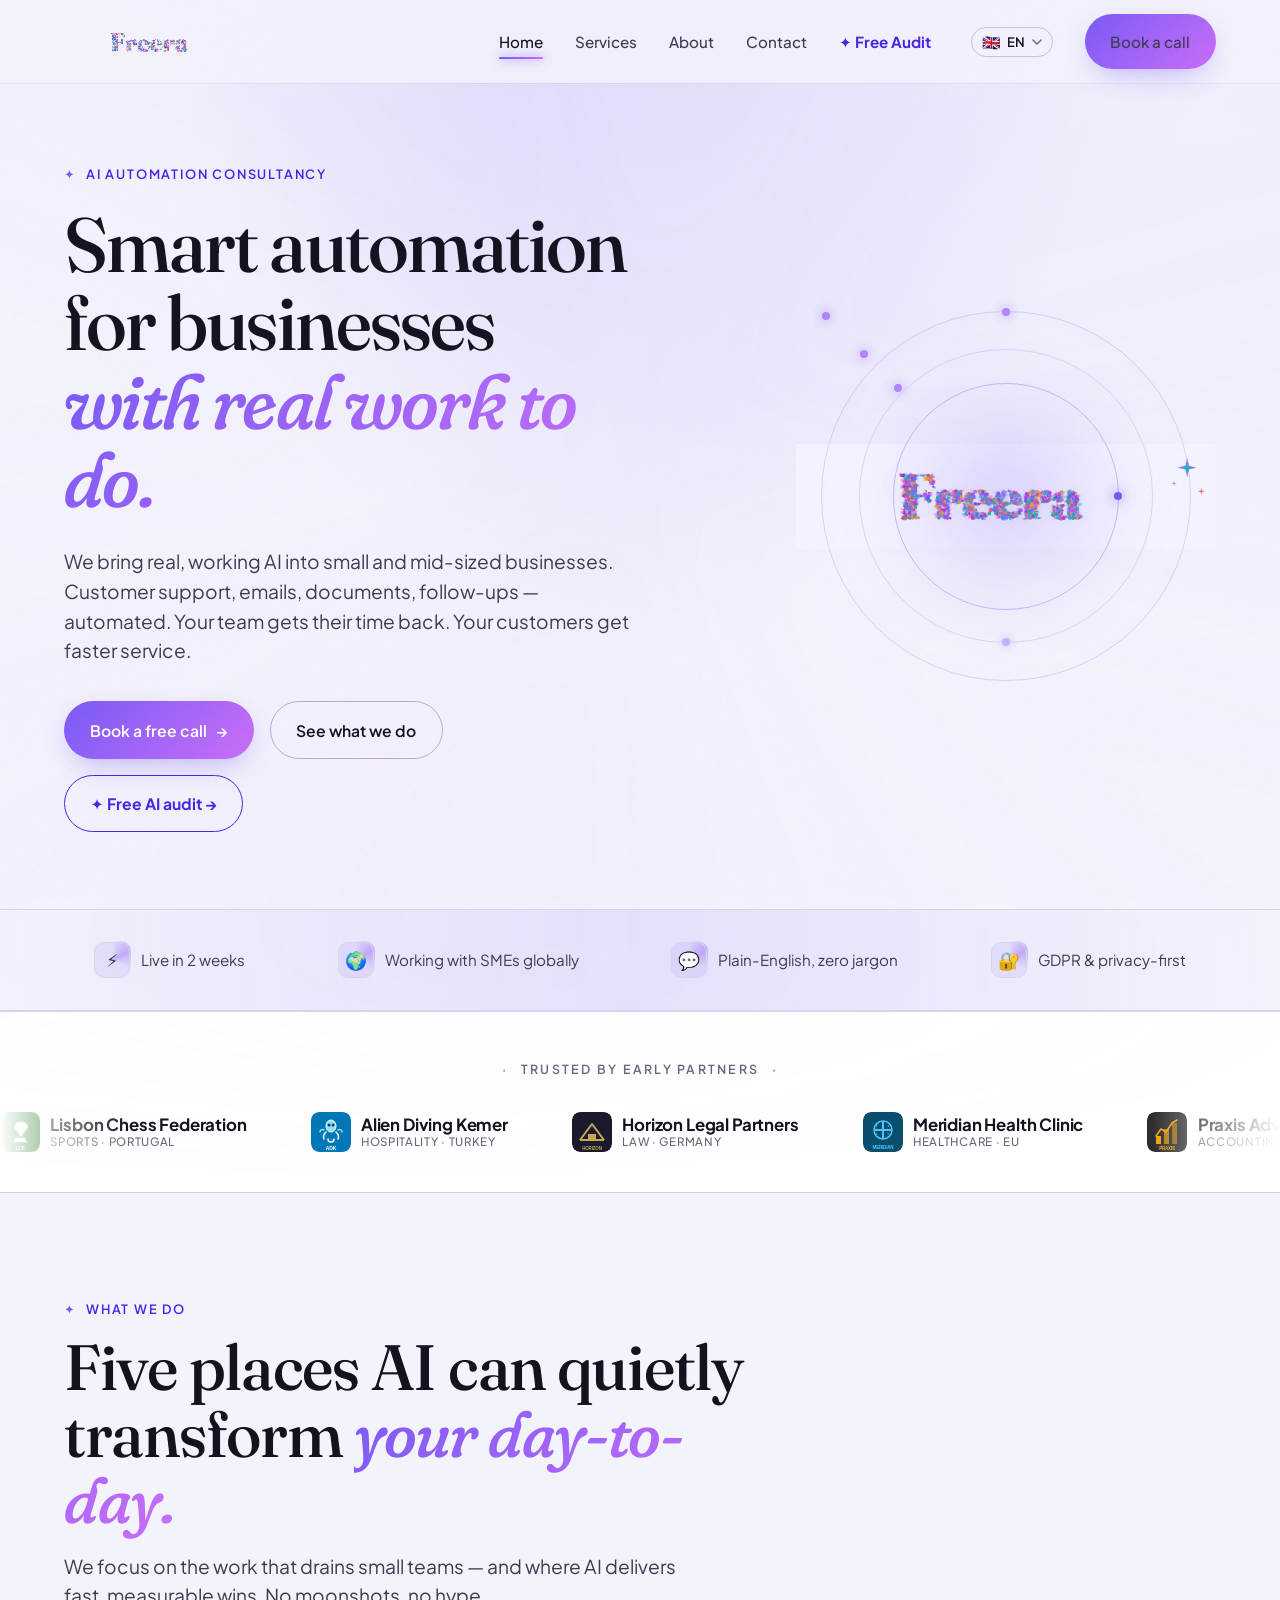
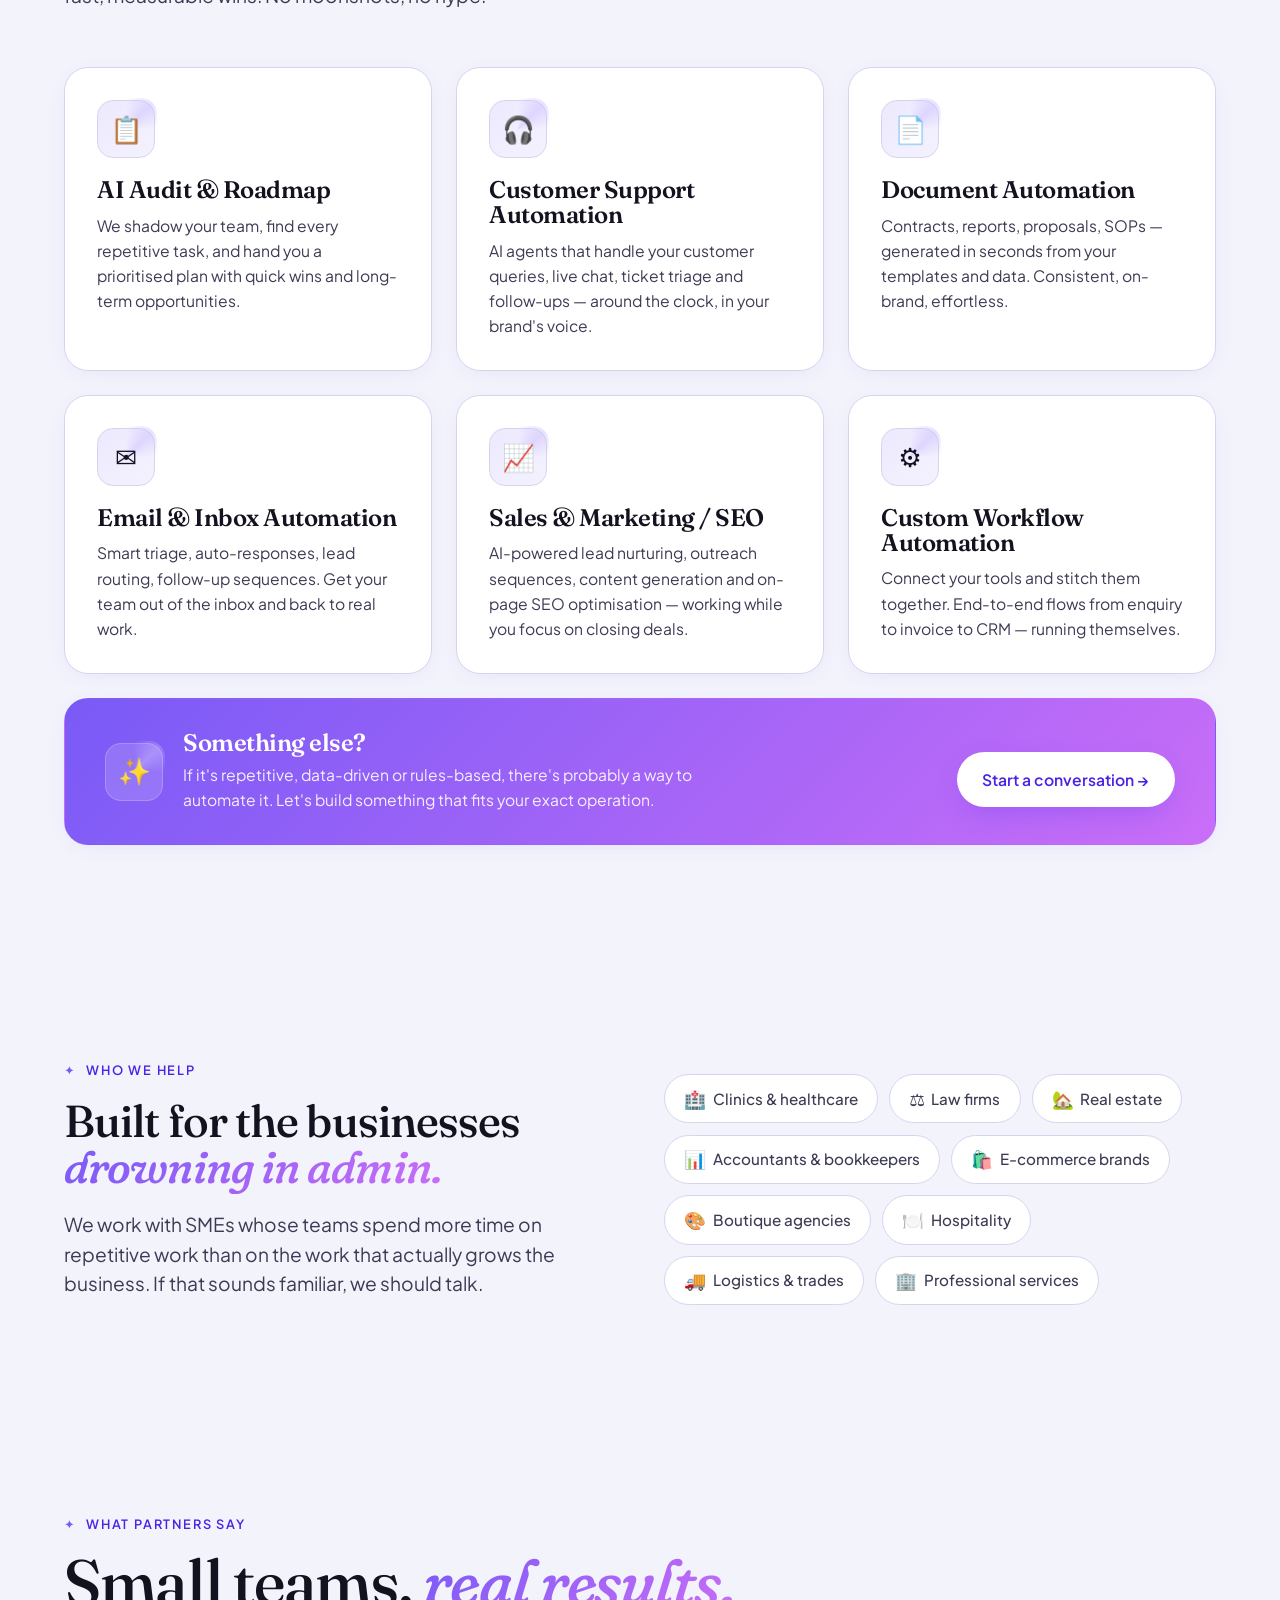
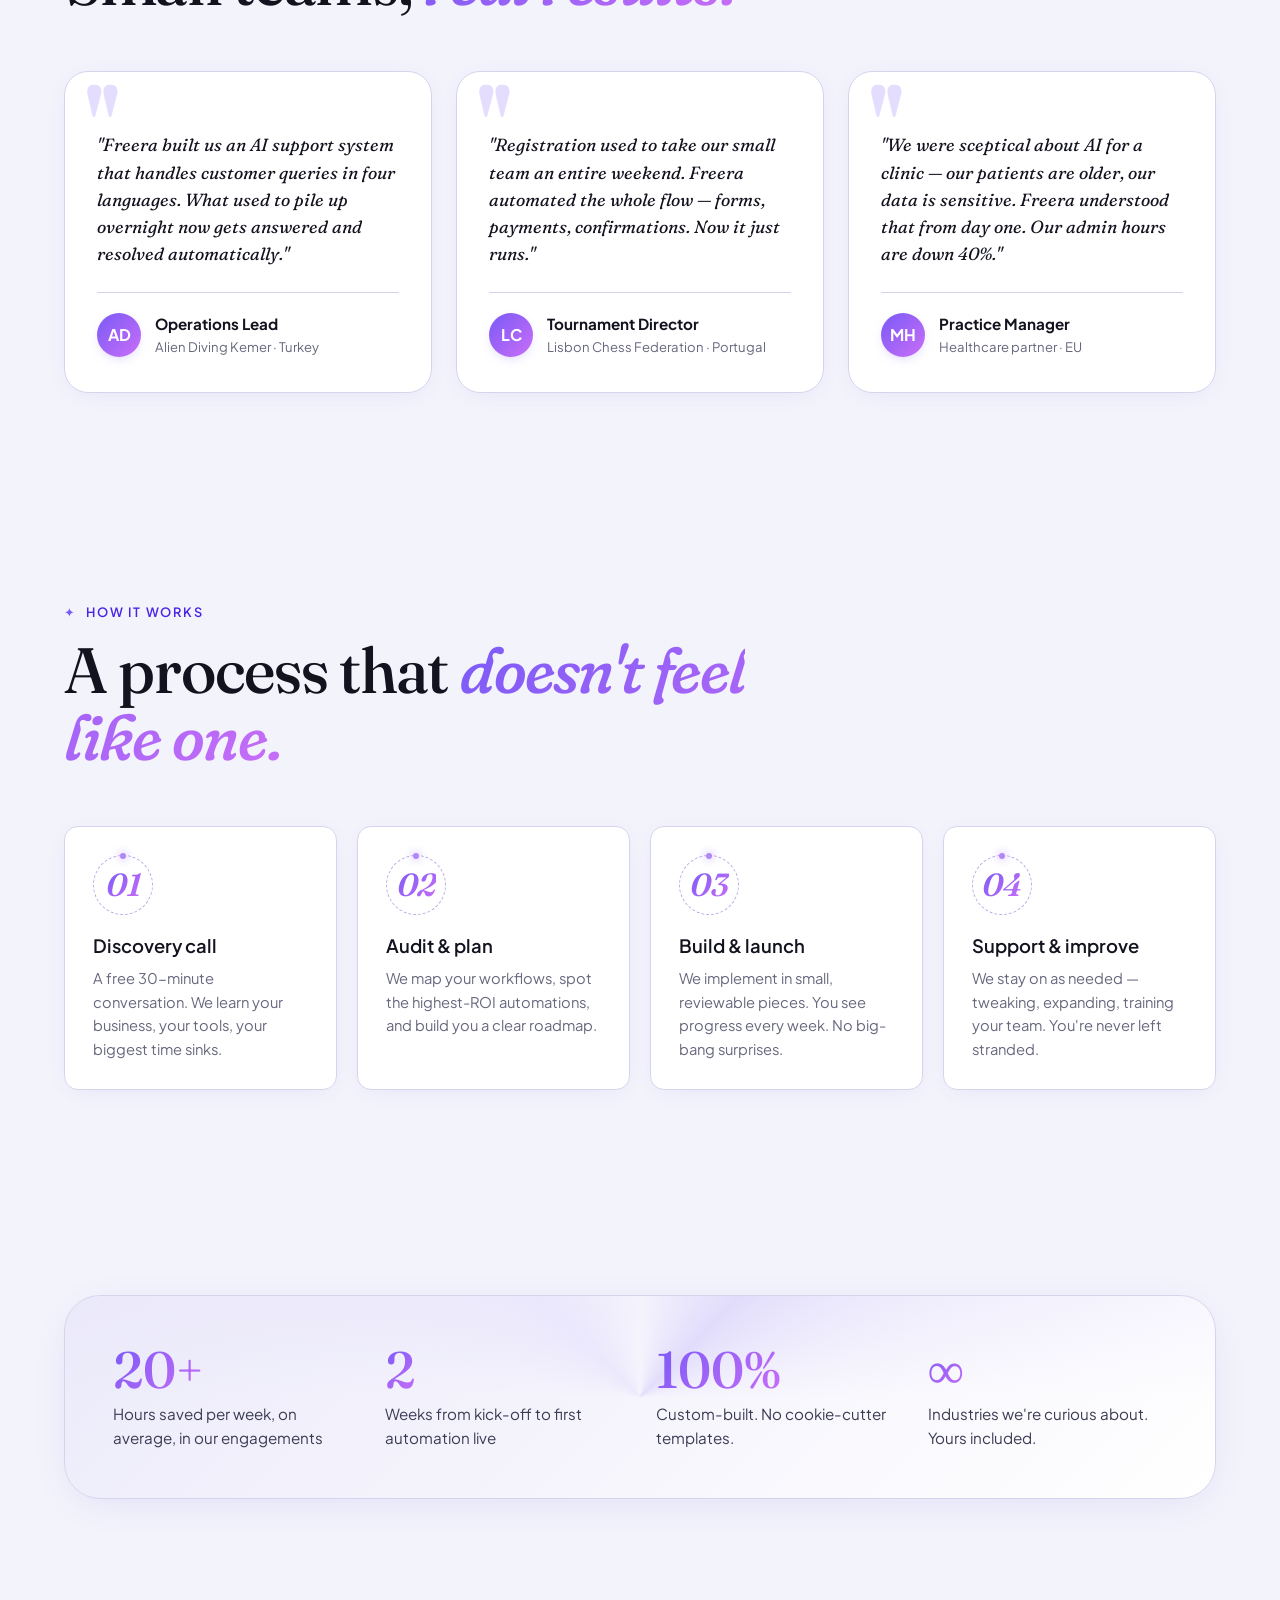
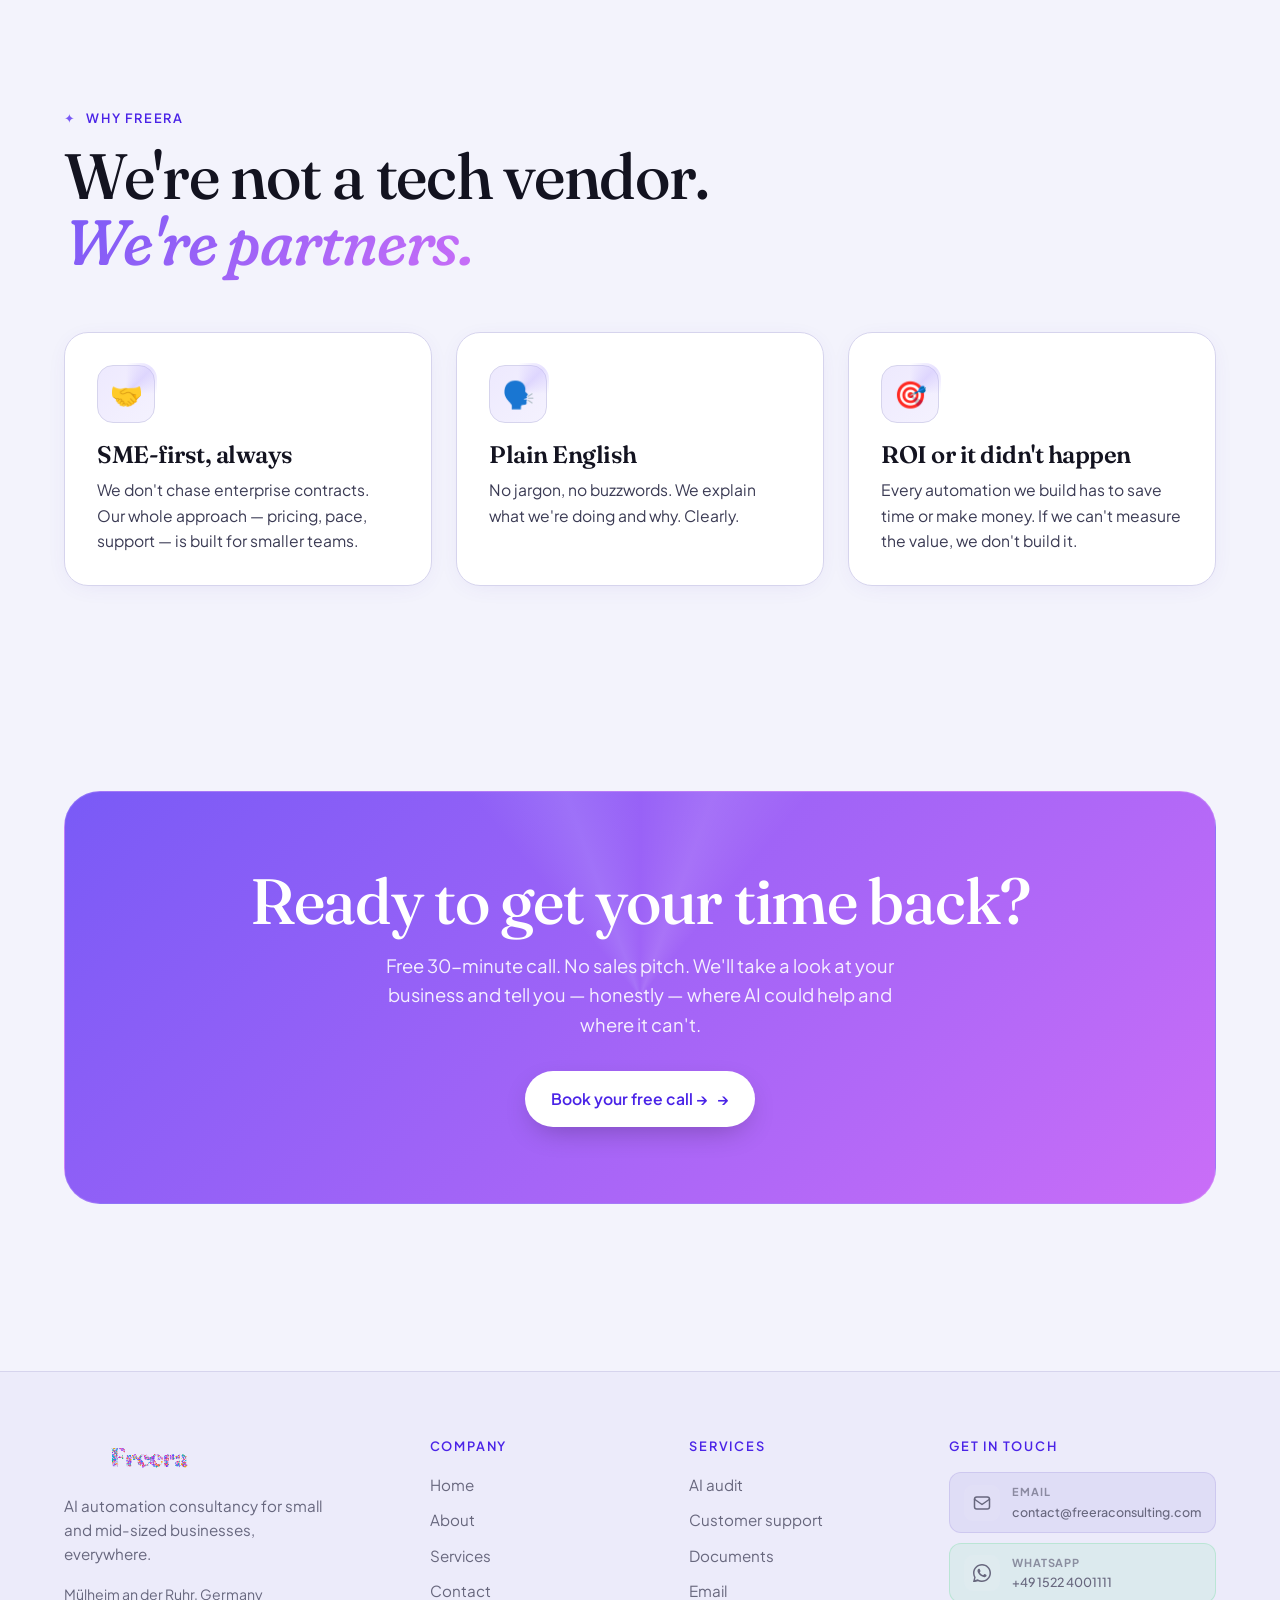
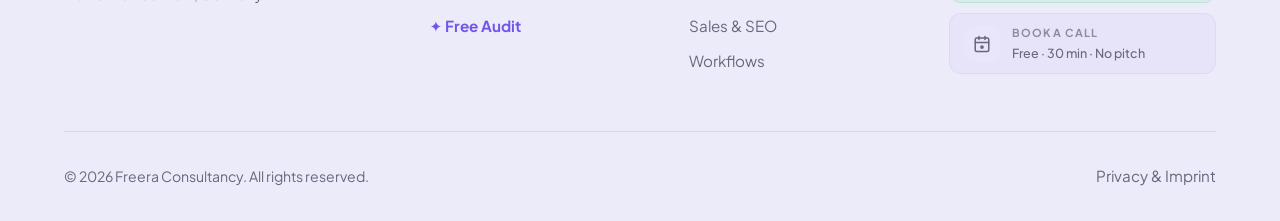
<file: index.html>
<!DOCTYPE html>
<html lang="en">
<head>
<meta charset="UTF-8">
<meta name="viewport" content="width=device-width, initial-scale=1.0">
<title>Freera — AI Automation Consulting | Live in 2 Weeks</title>
<meta name="description" content="AI automation consultancy for small and mid-sized businesses. Customer support, document and email automation, sales & marketing SEO. Based in Mülheim an der Ruhr, working globally.">
<link rel="preconnect" href="https://fonts.googleapis.com">
<link rel="preconnect" href="https://fonts.gstatic.com" crossorigin>
<link href="https://fonts.googleapis.com/css2?family=Fraunces:ital,opsz,wght@0,9..144,400;0,9..144,500;0,9..144,600;0,9..144,700;0,9..144,900;1,9..144,500;1,9..144,700&family=Plus+Jakarta+Sans:wght@400;500;600;700&display=swap" rel="stylesheet">
<link rel="stylesheet" href="styles.css">
<!-- Favicon -->
<link rel="icon" type="image/svg+xml" href="favicon.svg">
<link rel="shortcut icon" href="favicon.svg">
<style>.audit-nav-link{color:var(--purple-deep)!important;font-weight:700!important;white-space:nowrap}</style>
</head>
<body>

<nav class="nav">
  <div class="nav-inner">
    <a href="/" class="nav-logo">
      <canvas class="nav-logo-brand" id="navLogo" width="640" height="160"></canvas>
    </a>
    <ul class="nav-links" id="navLinks">
      <li><a href="/" class="active" data-i18n="nav_home">Home</a></li>
      <li><a href="services.html" data-i18n="nav_services">Services</a></li>
      <li><a href="about.html" data-i18n="nav_about">About</a></li>
      <li><a href="contact.html" data-i18n="nav_contact">Contact</a></li>
      <li><a href="audit.html" class="audit-nav-link">✦ Free Audit</a></li>
      <li>
        <!-- Dropdown built automatically by lang.js — leave this div empty -->
        <div class="lang-switcher"></div>
      </li>
      <li><a href="contact.html" class="btn btn-primary" data-i18n="nav_book">Book a call <span class="btn-arrow">→</span></a></li>
    </ul>
    <button class="nav-toggle" onclick="document.getElementById('navLinks').classList.toggle('open')">☰</button>
  </div>
</nav>

<!-- HERO -->
<section class="hero">
  <div class="container">
    <div class="hero-grid animate-in">
      <div>
        <span class="eyebrow" data-i18n="hero_eyebrow">AI automation consultancy</span>
        <h1 class="hero-title" data-i18n="hero_title">Smart automation for businesses <span class="highlight">with real work to do.</span></h1>
        <p class="lead" data-i18n="hero_lead">We bring real, working AI into small and mid-sized businesses. Customer support, emails, documents, follow-ups — automated. Your team gets their time back. Your customers get faster service.</p>
        <div class="hero-ctas">
          <a href="contact.html" class="btn btn-primary"><span data-i18n="hero_cta">Book a free call</span> <span class="btn-arrow">→</span></a>
          <a href="services.html" class="btn btn-outline" data-i18n="hero_cta2">See what we do</a>
          <a href="audit.html" class="btn btn-outline" style="border-color:var(--purple-deep);color:var(--purple-deep);font-weight:700;">✦ Free AI audit →</a>
        </div>
      </div>
      <div class="hero-visual">
        <div class="hero-rings">
          <div class="ring ring-1"></div>
          <div class="ring ring-2"></div>
          <div class="ring ring-3"></div>
        </div>
        <canvas class="hero-logo-canvas" id="heroLogo" width="800" height="200"></canvas>
      </div>
    </div>
  </div>
</section>

<!-- VALUE STRIP -->
<div class="value-strip">
  <div class="container">
    <div class="value-strip-inner">
      <div class="value-item"><span class="value-icon">⚡</span> <span data-i18n="val1">Live in 2 weeks</span></div>
      <div class="value-item"><span class="value-icon">🌍</span> <span data-i18n="val2">Working with SMEs globally</span></div>
      <div class="value-item"><span class="value-icon">💬</span> <span data-i18n="val3">Plain-English, zero jargon</span></div>
      <div class="value-item"><span class="value-icon">🔐</span> <span data-i18n="val4">GDPR &amp; privacy-first</span></div>
    </div>
  </div>
</div>

<!-- LOGO MARQUEE -->
<div class="logo-marquee-section">
  <div class="marquee-label" data-i18n="marquee_label">Trusted by early partners</div>
  <div class="logo-marquee">
    <div class="logo-track" id="marqueeTrack">
      <div class="client-logo">
        <svg viewBox="0 0 40 40" width="40" height="40" fill="none" xmlns="http://www.w3.org/2000/svg">
          <rect width="40" height="40" rx="8" fill="#006600"/>
          <path d="M12 30h16M14 30l1-4h10l1 4M20 10c-2 0-4 1-5 3l-1 3h2l-1 2h2c0 2 1 3 3 4v2h2v-2c2-1 3-2 3-4h2l-1-2h2l-1-3c-1-2-3-3-5-3z" fill="#fff" stroke="#fff" stroke-width="0.5"/>
          <text x="20" y="38" text-anchor="middle" font-size="5" fill="#fff" font-family="sans-serif" font-weight="700">LCF</text>
        </svg>
        <div class="client-logo-stack">
          <span>Lisbon Chess Federation</span>
          <span class="client-logo-label">Sports · Portugal</span>
        </div>
      </div>
      <div class="client-logo">
        <svg viewBox="0 0 40 40" width="40" height="40" fill="none" xmlns="http://www.w3.org/2000/svg">
          <rect width="40" height="40" rx="8" fill="#0077B6"/>
          <ellipse cx="20" cy="14" rx="5" ry="6" fill="#90E0EF" stroke="#fff" stroke-width="1"/>
          <circle cx="18" cy="13" r="1.5" fill="#023E8A"/>
          <circle cx="22" cy="13" r="1.5" fill="#023E8A"/>
          <path d="M15 20c-2 2-3 5-2 7M25 20c2 2 3 5 2 7M17 27c0 2 1 3 3 3s3-1 3-3" stroke="#fff" stroke-width="1.5" stroke-linecap="round"/>
          <path d="M13 18c-2-1-4 0-4 2M27 18c2-1 4 0 4 2" stroke="#90E0EF" stroke-width="1.5" stroke-linecap="round"/>
          <text x="20" y="38" text-anchor="middle" font-size="5" fill="#fff" font-family="sans-serif" font-weight="700">ADK</text>
        </svg>
        <div class="client-logo-stack">
          <span>Alien Diving Kemer</span>
          <span class="client-logo-label">Hospitality · Turkey</span>
        </div>
      </div>
      <div class="client-logo">
        <svg viewBox="0 0 40 40" width="40" height="40" fill="none" xmlns="http://www.w3.org/2000/svg">
          <rect width="40" height="40" rx="8" fill="#1A1A2E"/>
          <path d="M8 28h24M8 28l12-16 12 16" stroke="#C9A84C" stroke-width="2" stroke-linejoin="round" fill="none"/>
          <rect x="16" y="22" width="8" height="6" fill="#C9A84C"/>
          <text x="20" y="38" text-anchor="middle" font-size="4.5" fill="#C9A84C" font-family="sans-serif" font-weight="700">HORIZON</text>
        </svg>
        <div class="client-logo-stack">
          <span>Horizon Legal Partners</span>
          <span class="client-logo-label">Law · Germany</span>
        </div>
      </div>
      <div class="client-logo">
        <svg viewBox="0 0 40 40" width="40" height="40" fill="none" xmlns="http://www.w3.org/2000/svg">
          <rect width="40" height="40" rx="8" fill="#0A4E6E"/>
          <circle cx="20" cy="18" r="9" stroke="#4FC3F7" stroke-width="1.5" fill="none"/>
          <path d="M20 10v16M12 18h16" stroke="#4FC3F7" stroke-width="2" stroke-linecap="round"/>
          <path d="M14 13a9 9 0 0 0 0 10M26 13a9 9 0 0 0 0 10" stroke="#4FC3F7" stroke-width="1" fill="none" stroke-dasharray="2 2"/>
          <text x="20" y="37" text-anchor="middle" font-size="4.5" fill="#4FC3F7" font-family="sans-serif" font-weight="700">MERIDIAN</text>
        </svg>
        <div class="client-logo-stack">
          <span>Meridian Health Clinic</span>
          <span class="client-logo-label">Healthcare · EU</span>
        </div>
      </div>
      <div class="client-logo">
        <svg viewBox="0 0 40 40" width="40" height="40" fill="none" xmlns="http://www.w3.org/2000/svg">
          <rect width="40" height="40" rx="8" fill="#2D2D2D"/>
          <rect x="9" y="24" width="5" height="8" fill="#F59E0B"/>
          <rect x="17" y="17" width="5" height="15" fill="#F59E0B" opacity="0.7"/>
          <rect x="25" y="11" width="5" height="21" fill="#F59E0B" opacity="0.5"/>
          <path d="M9 24L14 17L19 20L25 11L30 8" stroke="#F59E0B" stroke-width="1.5" stroke-linecap="round" stroke-linejoin="round" fill="none"/>
          <text x="20" y="38" text-anchor="middle" font-size="4.5" fill="#F59E0B" font-family="sans-serif" font-weight="700">PRAXIS</text>
        </svg>
        <div class="client-logo-stack">
          <span>Praxis Advisory</span>
          <span class="client-logo-label">Accounting</span>
        </div>
      </div>
      <div class="client-logo">
        <svg viewBox="0 0 40 40" width="40" height="40" fill="none" xmlns="http://www.w3.org/2000/svg">
          <rect width="40" height="40" rx="8" fill="#3B1FA3"/>
          <circle cx="20" cy="18" r="6" fill="none" stroke="#A78BFA" stroke-width="1.5"/>
          <ellipse cx="20" cy="18" rx="10" ry="4" fill="none" stroke="#C4B5FD" stroke-width="1" transform="rotate(-30 20 18)"/>
          <circle cx="20" cy="18" r="2.5" fill="#A78BFA"/>
          <circle cx="28" cy="13" r="2" fill="#DDD6FE"/>
          <text x="20" y="37" text-anchor="middle" font-size="4.5" fill="#A78BFA" font-family="sans-serif" font-weight="700">ORBIT</text>
        </svg>
        <div class="client-logo-stack">
          <span>Orbit Retail Co</span>
          <span class="client-logo-label">E-commerce</span>
        </div>
      </div>
    </div>
  </div>
</div>

<!-- SERVICES -->
<section>
  <div class="container">
    <div class="section-head">
      <span class="eyebrow" data-i18n="s_eyebrow">What we do</span>
      <h2 class="display-lg" data-i18n="s_title">Five places AI can quietly transform <span class="italic">your day-to-day.</span></h2>
      <p class="lead" data-i18n="s_lead">We focus on the work that drains small teams — and where AI delivers fast, measurable wins. No moonshots, no hype.</p>
    </div>
    <div class="grid-3">
      <div class="card"><div class="card-icon">📋</div><h3 data-i18n="svc1_title">AI Audit &amp; Roadmap</h3><p data-i18n="svc1_body">We shadow your team, find every repetitive task, and hand you a prioritised plan with quick wins and long-term opportunities.</p></div>
      <div class="card"><div class="card-icon">🎧</div><h3 data-i18n="svc2_title">Customer Support Automation</h3><p data-i18n="svc2_body">AI agents that handle your customer queries, live chat, ticket triage and follow-ups — around the clock, in your brand's voice.</p></div>
      <div class="card"><div class="card-icon">📄</div><h3 data-i18n="svc3_title">Document Automation</h3><p data-i18n="svc3_body">Contracts, reports, proposals, SOPs — generated in seconds from your templates and data. Consistent, on-brand, effortless.</p></div>
      <div class="card"><div class="card-icon">✉️</div><h3 data-i18n="svc4_title">Email &amp; Inbox Automation</h3><p data-i18n="svc4_body">Smart triage, auto-responses, lead routing, follow-up sequences. Get your team out of the inbox and back to real work.</p></div>
      <div class="card"><div class="card-icon">📈</div><h3 data-i18n="svc5_title">Sales &amp; Marketing / SEO</h3><p data-i18n="svc5_body">AI-powered lead nurturing, outreach sequences, content generation and on-page SEO optimisation — working while you focus on closing deals.</p></div>
      <div class="card"><div class="card-icon">⚙️</div><h3 data-i18n="svc6_title">Custom Workflow Automation</h3><p data-i18n="svc6_body">Connect your tools and stitch them together. End-to-end flows from enquiry to invoice to CRM — running themselves.</p></div>
    </div>
    <div style="margin-top: 1.5rem;">
      <div class="card card-gradient" style="display:flex; align-items:center; justify-content:space-between; gap:2rem; flex-wrap:wrap; padding: 2rem 2.5rem;">
        <div style="display:flex; align-items:center; gap:1.25rem;">
          <div class="card-icon" style="margin:0; flex-shrink:0;">✨</div>
          <div>
            <h3 style="margin-bottom:0.4rem;" data-i18n="svc7_title">Something else?</h3>
            <p style="max-width:560px; margin:0;" data-i18n="svc7_body">If it's repetitive, data-driven or rules-based, there's probably a way to automate it. Let's build something that fits your exact operation.</p>
          </div>
        </div>
        <a href="contact.html" class="btn btn-primary" style="background:#fff; color:var(--purple-deep); flex-shrink:0;" data-i18n="svc7_cta">Start a conversation →</a>
      </div>
    </div>
  </div>
</section>

<!-- WHO WE HELP -->
<section>
  <div class="container">
    <div style="display:grid; grid-template-columns:1fr 1fr; gap:3rem; align-items:center;" class="who-grid">
      <div>
        <span class="eyebrow" data-i18n="who_eyebrow">Who we help</span>
        <h2 class="display-md" style="margin:1rem 0 1.2rem;" data-i18n="who_title">Built for the businesses <span class="italic">drowning in admin.</span></h2>
        <p class="lead" data-i18n="who_lead">We work with SMEs whose teams spend more time on repetitive work than on the work that actually grows the business. If that sounds familiar, we should talk.</p>
      </div>
      <div class="pills">
        <span class="pill"><span class="pill-emoji">🏥</span> Clinics &amp; healthcare</span>
        <span class="pill"><span class="pill-emoji">⚖️</span> Law firms</span>
        <span class="pill"><span class="pill-emoji">🏡</span> Real estate</span>
        <span class="pill"><span class="pill-emoji">📊</span> Accountants &amp; bookkeepers</span>
        <span class="pill"><span class="pill-emoji">🛍️</span> E-commerce brands</span>
        <span class="pill"><span class="pill-emoji">🎨</span> Boutique agencies</span>
        <span class="pill"><span class="pill-emoji">🍽️</span> Hospitality</span>
        <span class="pill"><span class="pill-emoji">🚚</span> Logistics &amp; trades</span>
        <span class="pill"><span class="pill-emoji">🏢</span> Professional services</span>
      </div>
    </div>
  </div>
</section>

<!-- TESTIMONIALS -->
<section>
  <div class="container">
    <div class="section-head">
      <span class="eyebrow" data-i18n="t_eyebrow">What partners say</span>
      <h2 class="display-lg" data-i18n="t_title">Small teams, <span class="italic">real results.</span></h2>
    </div>
    <div class="testimonials">
      <div class="testimonial">
        <p class="testimonial-quote" data-i18n="t1">"Freera built us an AI support system that handles customer queries in four languages. What used to pile up overnight now gets answered and resolved automatically."</p>
        <div class="testimonial-meta">
          <div class="testimonial-avatar">AD</div>
          <div><div class="testimonial-name">Operations Lead</div><div class="testimonial-role">Alien Diving Kemer · Turkey</div></div>
        </div>
      </div>
      <div class="testimonial">
        <p class="testimonial-quote" data-i18n="t2">"Registration used to take our small team an entire weekend. Freera automated the whole flow — forms, payments, confirmations. Now it just runs."</p>
        <div class="testimonial-meta">
          <div class="testimonial-avatar">LC</div>
          <div><div class="testimonial-name">Tournament Director</div><div class="testimonial-role">Lisbon Chess Federation · Portugal</div></div>
        </div>
      </div>
      <div class="testimonial">
        <p class="testimonial-quote" data-i18n="t3">"We were sceptical about AI for a clinic — our patients are older, our data is sensitive. Freera understood that from day one. Our admin hours are down 40%."</p>
        <div class="testimonial-meta">
          <div class="testimonial-avatar">MH</div>
          <div><div class="testimonial-name">Practice Manager</div><div class="testimonial-role">Healthcare partner · EU</div></div>
        </div>
      </div>
    </div>
  </div>
</section>

<!-- PROCESS -->
<section>
  <div class="container">
    <div class="section-head">
      <span class="eyebrow" data-i18n="p_eyebrow">How it works</span>
      <h2 class="display-lg" data-i18n="p_title">A process that <span class="italic">doesn't feel like one.</span></h2>
    </div>
    <div class="steps">
      <div class="step"><div class="step-num-wrap"><span class="step-num">01</span></div><h4 data-i18n="step1_h">Discovery call</h4><p data-i18n="step1_p">A free 30-minute conversation. We learn your business, your tools, your biggest time sinks.</p></div>
      <div class="step"><div class="step-num-wrap"><span class="step-num">02</span></div><h4 data-i18n="step2_h">Audit &amp; plan</h4><p data-i18n="step2_p">We map your workflows, spot the highest-ROI automations, and build you a clear roadmap.</p></div>
      <div class="step"><div class="step-num-wrap"><span class="step-num">03</span></div><h4 data-i18n="step3_h">Build &amp; launch</h4><p data-i18n="step3_p">We implement in small, reviewable pieces. You see progress every week. No big-bang surprises.</p></div>
      <div class="step"><div class="step-num-wrap"><span class="step-num">04</span></div><h4 data-i18n="step4_h">Support &amp; improve</h4><p data-i18n="step4_p">We stay on as needed — tweaking, expanding, training your team. You're never left stranded.</p></div>
    </div>
  </div>
</section>

<!-- STATS -->
<section>
  <div class="container">
    <div class="stat-strip">
      <div class="stat-item"><div class="stat-num-wrap"><div class="stat-num" data-i18n="stat1_n">20+</div></div><div class="stat-label" data-i18n="stat1_l">Hours saved per week, on average, in our engagements</div></div>
      <div class="stat-item"><div class="stat-num-wrap"><div class="stat-num" data-i18n="stat2_n">2</div></div><div class="stat-label" data-i18n="stat2_l">Weeks from kick-off to first automation live</div></div>
      <div class="stat-item"><div class="stat-num-wrap"><div class="stat-num" data-i18n="stat3_n">100%</div></div><div class="stat-label" data-i18n="stat3_l">Custom-built. No cookie-cutter templates.</div></div>
      <div class="stat-item"><div class="stat-num-wrap"><div class="stat-num" data-i18n="stat4_n">∞</div></div><div class="stat-label" data-i18n="stat4_l">Industries we're curious about. Yours included.</div></div>
    </div>
  </div>
</section>

<!-- WHY FREERA -->
<section>
  <div class="container">
    <div class="section-head">
      <span class="eyebrow" data-i18n="why_eyebrow">Why Freera</span>
      <h2 class="display-lg" data-i18n="why_title">We're not a tech vendor. <span class="italic">We're partners.</span></h2>
    </div>
    <div class="grid-3">
      <div class="card"><div class="card-icon">🤝</div><h3 data-i18n="why1_h">SME-first, always</h3><p data-i18n="why1_p">We don't chase enterprise contracts. Our whole approach — pricing, pace, support — is built for smaller teams.</p></div>
      <div class="card"><div class="card-icon">🗣️</div><h3 data-i18n="why2_h">Plain English</h3><p data-i18n="why2_p">No jargon, no buzzwords. We explain what we're doing and why. Clearly.</p></div>
      <div class="card"><div class="card-icon">🎯</div><h3 data-i18n="why3_h">ROI or it didn't happen</h3><p data-i18n="why3_p">Every automation we build has to save time or make money. If we can't measure the value, we don't build it.</p></div>
    </div>
  </div>
</section>

<!-- CTA -->
<section>
  <div class="container">
    <div class="cta-block">
      <h2 class="display-lg" data-i18n="cta_title">Ready to get your time back?</h2>
      <p data-i18n="cta_body">Free 30-minute call. No sales pitch. We'll take a look at your business and tell you — honestly — where AI could help and where it can't.</p>
      <a href="contact.html" class="btn btn-primary"><span data-i18n="cta_btn">Book your free call</span> <span class="btn-arrow">→</span></a>
    </div>
  </div>
</section>

<!-- FOOTER -->
<footer class="footer">
  <div class="container">
    <div class="footer-grid">

      <!-- Col 1: Logo + tagline + address (NO phone/WA here anymore) -->
      <div>
        <canvas class="footer-logo-canvas" id="footerLogo" width="640" height="160"></canvas>
        <p class="footer-tagline" data-i18n="footer_tagline">AI automation consultancy for small and mid-sized businesses, everywhere.</p>
        <address style="font-style:normal; font-size:0.88rem; color:var(--muted); line-height:1.6; margin-top:0.8rem;">
          Mülheim an der Ruhr, Germany
        </address>
      </div>

      <!-- Col 2: Company -->
      <div>
        <h5 data-i18n="footer_company">Company</h5>
        <ul>
          <li><a href="/" data-i18n="nav_home">Home</a></li>
          <li><a href="about.html" data-i18n="nav_about">About</a></li>
          <li><a href="services.html" data-i18n="nav_services">Services</a></li>
          <li><a href="contact.html" data-i18n="nav_contact">Contact</a></li>
      <li><a href="audit.html" class="audit-nav-link">✦ Free Audit</a></li>
        </ul>
      </div>

      <!-- Col 3: Services -->
      <div>
        <h5 data-i18n="footer_services">Services</h5>
        <ul>
          <li><a href="services.html">AI audit</a></li>
          <li><a href="services.html">Customer support</a></li>
          <li><a href="services.html">Documents</a></li>
          <li><a href="services.html">Email</a></li>
          <li><a href="services.html">Sales &amp; SEO</a></li>
          <li><a href="services.html">Workflows</a></li>
        </ul>
      </div>

      <!-- Col 4: Get in touch — styled contact buttons -->
      <div>
        <h5 data-i18n="footer_contact_h">Get in touch</h5>
        <div class="footer-contact-links">

          <!-- Email -->
          <a href="mailto:contact@freeraconsulting.com" class="footer-contact-btn footer-contact-btn--email">
            <span class="footer-contact-icon">
              <svg width="18" height="18" viewBox="0 0 24 24" fill="none" stroke="currentColor" stroke-width="2" stroke-linecap="round" stroke-linejoin="round">
                <rect x="2" y="4" width="20" height="16" rx="3"/>
                <path d="M2 7l10 7 10-7"/>
              </svg>
            </span>
            <span class="footer-contact-text">
              <span class="footer-contact-label">Email</span>
              <span class="footer-contact-value">contact@freeraconsulting.com</span>
            </span>
          </a>

          <!-- WhatsApp -->
          <a href="https://wa.me/4915224001111" target="_blank" rel="noopener" class="footer-contact-btn footer-contact-btn--whatsapp">
            <span class="footer-contact-icon">
              <svg width="18" height="18" viewBox="0 0 24 24" fill="currentColor">
                <path d="M17.472 14.382c-.297-.149-1.758-.867-2.03-.967-.273-.099-.471-.148-.67.15-.197.297-.767.966-.94 1.164-.173.199-.347.223-.644.075-.297-.15-1.255-.463-2.39-1.475-.883-.788-1.48-1.761-1.653-2.059-.173-.297-.018-.458.13-.606.134-.133.298-.347.446-.52.149-.174.198-.298.298-.497.099-.198.05-.371-.025-.52-.075-.149-.669-1.612-.916-2.207-.242-.579-.487-.5-.669-.51-.173-.008-.371-.01-.57-.01-.198 0-.52.074-.792.372-.272.297-1.04 1.016-1.04 2.479 0 1.462 1.065 2.875 1.213 3.074.149.198 2.096 3.2 5.077 4.487.709.306 1.262.489 1.694.625.712.227 1.36.195 1.871.118.571-.085 1.758-.719 2.006-1.413.248-.694.248-1.289.173-1.413-.074-.124-.272-.198-.57-.347z"/>
                <path d="M12 0C5.373 0 0 5.373 0 12c0 2.124.558 4.118 1.531 5.845L.057 23.516a.75.75 0 0 0 .927.927l5.671-1.474A11.945 11.945 0 0 0 12 24c6.627 0 12-5.373 12-12S18.627 0 12 0zm0 22c-1.9 0-3.678-.513-5.207-1.408l-.372-.22-3.867 1.005 1.025-3.755-.242-.386A9.955 9.955 0 0 1 2 12C2 6.477 6.477 2 12 2s10 4.477 10 10-4.477 10-10 10z"/>
              </svg>
            </span>
            <span class="footer-contact-text">
              <span class="footer-contact-label">WhatsApp</span>
              <span class="footer-contact-value">+49 1522 4001111</span>
            </span>
          </a>

          <!-- Book a call -->
          <a href="contact.html" class="footer-contact-btn footer-contact-btn--call">
            <span class="footer-contact-icon">
              <svg width="18" height="18" viewBox="0 0 24 24" fill="none" stroke="currentColor" stroke-width="2" stroke-linecap="round" stroke-linejoin="round">
                <rect x="3" y="4" width="18" height="18" rx="2"/>
                <path d="M16 2v4M8 2v4M3 10h18"/>
                <circle cx="12" cy="16" r="1.5" fill="currentColor"/>
              </svg>
            </span>
            <span class="footer-contact-text">
              <span class="footer-contact-label" data-i18n="nav_book">Book a call</span>
              <span class="footer-contact-value">Free · 30 min · No pitch</span>
            </span>
          </a>

        </div>
      </div>

    </div>
    <div class="footer-bottom">
      <div data-i18n="footer_copy">© 2026 Freera Consultancy. All rights reserved.</div>
      <div><a href="privacy.html" data-i18n="footer_legal">Privacy &amp; Imprint</a></div>
    </div>
  </div>
</footer>

<!-- Footer contact button styles -->
<style>
.footer-contact-links {
  display: flex;
  flex-direction: column;
  gap: 10px;
  margin-top: 4px;
}
.footer-contact-btn {
  display: flex;
  align-items: center;
  gap: 12px;
  padding: 10px 14px;
  border-radius: 12px;
  text-decoration: none;
  transition: transform 0.18s ease, box-shadow 0.18s ease, background 0.18s ease;
  border: 1px solid transparent;
}
.footer-contact-btn:hover {
  transform: translateY(-2px);
  box-shadow: 0 6px 20px rgba(0,0,0,0.15);
}
.footer-contact-btn--email {
  background: rgba(100, 80, 200, 0.12);
  border-color: rgba(100, 80, 200, 0.2);
  color: #a78bfa;
}
.footer-contact-btn--email:hover {
  background: rgba(100, 80, 200, 0.2);
  color: #c4b5fd;
}
.footer-contact-btn--whatsapp {
  background: rgba(37, 211, 102, 0.1);
  border-color: rgba(37, 211, 102, 0.25);
  color: #25D366;
}
.footer-contact-btn--whatsapp:hover {
  background: rgba(37, 211, 102, 0.2);
  color: #4ade80;
}
.footer-contact-btn--call {
  background: rgba(180, 140, 255, 0.1);
  border-color: rgba(180, 140, 255, 0.2);
  color: #c4b5fd;
}
.footer-contact-btn--call:hover {
  background: rgba(180, 140, 255, 0.18);
  color: #e9d5ff;
}
.footer-contact-icon {
  display: flex;
  align-items: center;
  justify-content: center;
  width: 36px;
  height: 36px;
  border-radius: 9px;
  background: rgba(255,255,255,0.07);
  flex-shrink: 0;
}
.footer-contact-text {
  display: flex;
  flex-direction: column;
  gap: 1px;
  min-width: 0;
}
.footer-contact-label {
  font-size: 11px;
  font-weight: 700;
  text-transform: uppercase;
  letter-spacing: 0.08em;
  opacity: 0.7;
}
.footer-contact-value {
  font-size: 12.5px;
  font-weight: 500;
  white-space: nowrap;
  overflow: hidden;
  text-overflow: ellipsis;
}
</style>

<script src="logo.js"></script>
<script src="lang.js"></script>
<script>
createFreeraLogo('navLogo',    { text:'Freera', fontSize:100, textX:320, textY:88,  step:3, interactive:false, sparkles:false, trail:false });
createFreeraLogo('footerLogo', { text:'Freera', fontSize:100, textX:320, textY:88,  step:3, interactive:false, sparkles:false, trail:false });
createFreeraLogo('heroLogo',   { text:'Freera', fontSize:120, textX:370, textY:108, step:3, interactive:true,  sparkles:true,  trail:true  });

(function() {
  var track = document.getElementById('marqueeTrack');
  if (!track) return;
  track.innerHTML += track.innerHTML;
})();

document.querySelectorAll('.nav-links a').forEach(function(a) {
  a.addEventListener('click', function() { document.getElementById('navLinks').classList.remove('open'); });
});

var applyResp = function() {
  var who = document.querySelector('.who-grid');
  if (who) who.style.gridTemplateColumns = window.innerWidth < 900 ? '1fr' : '1fr 1fr';
};
applyResp(); window.addEventListener('resize', applyResp);

initLang();
</script>
</body>
</html>
</file>
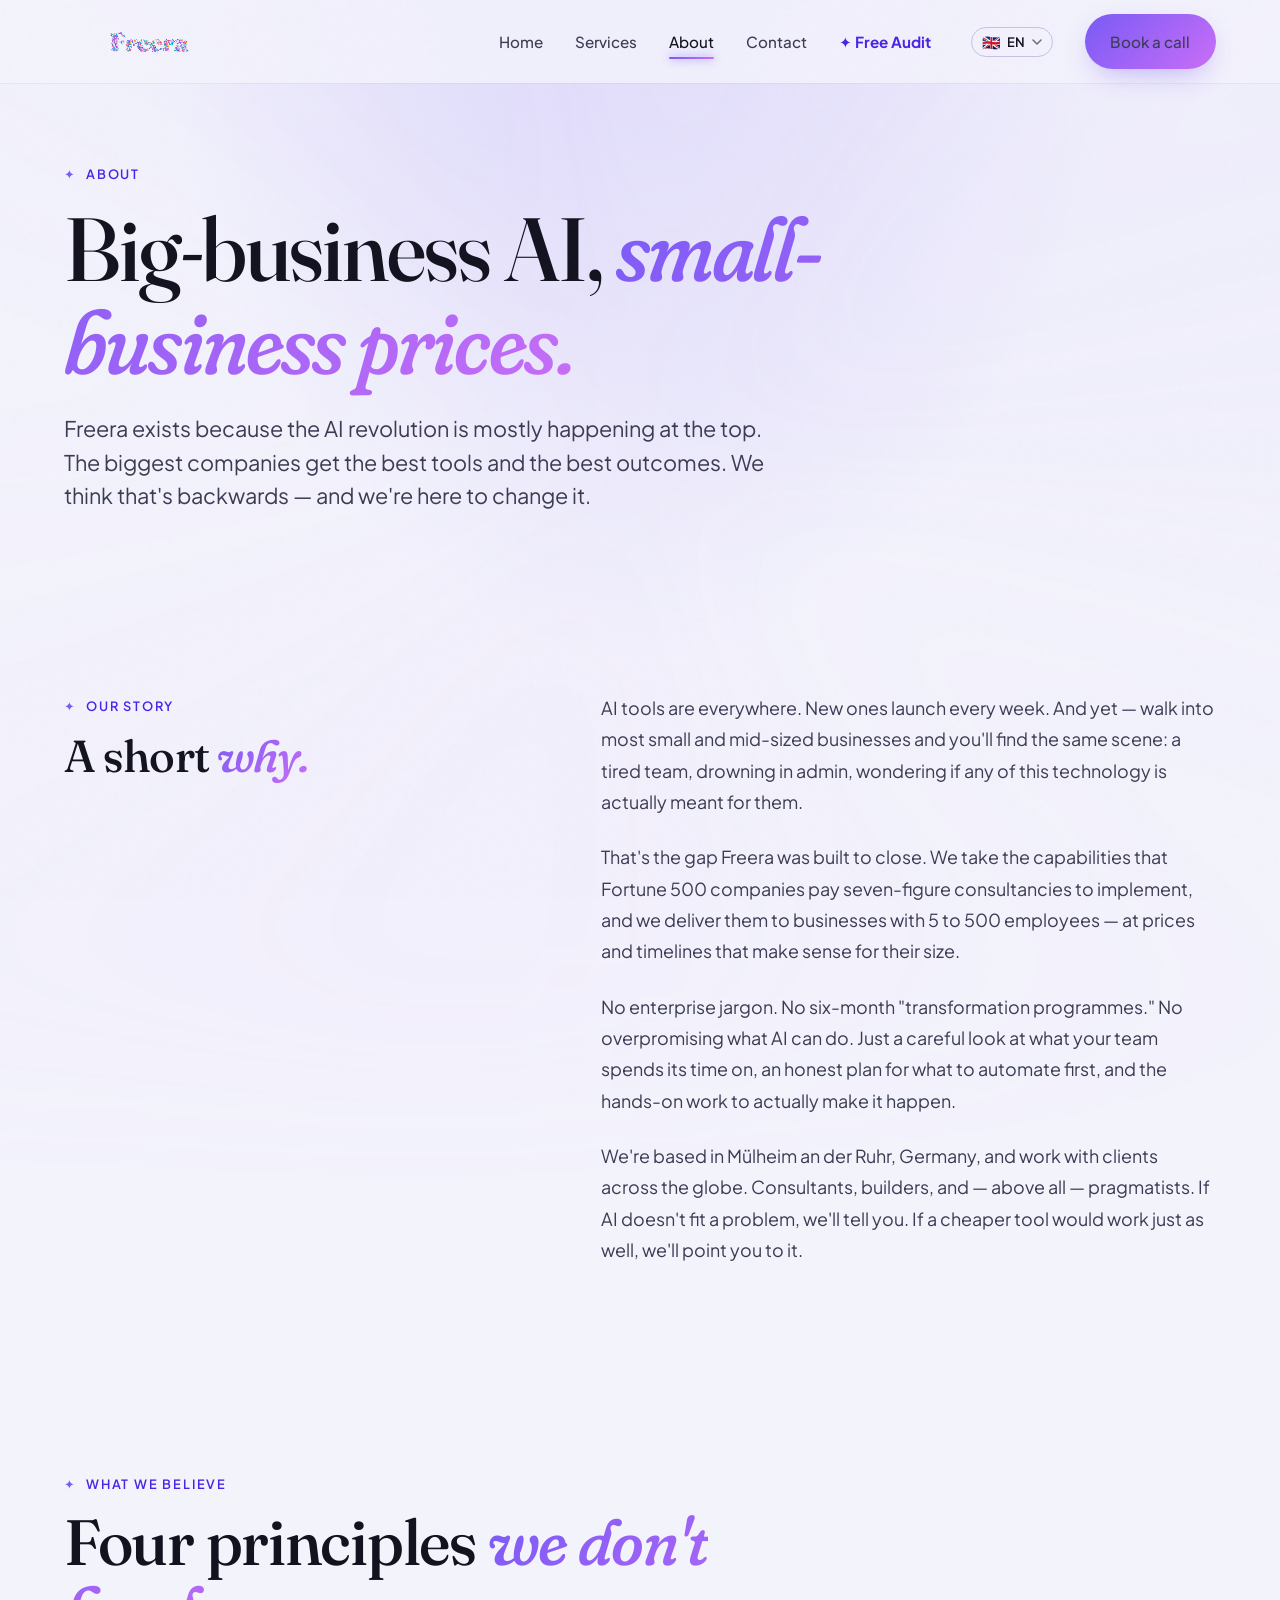
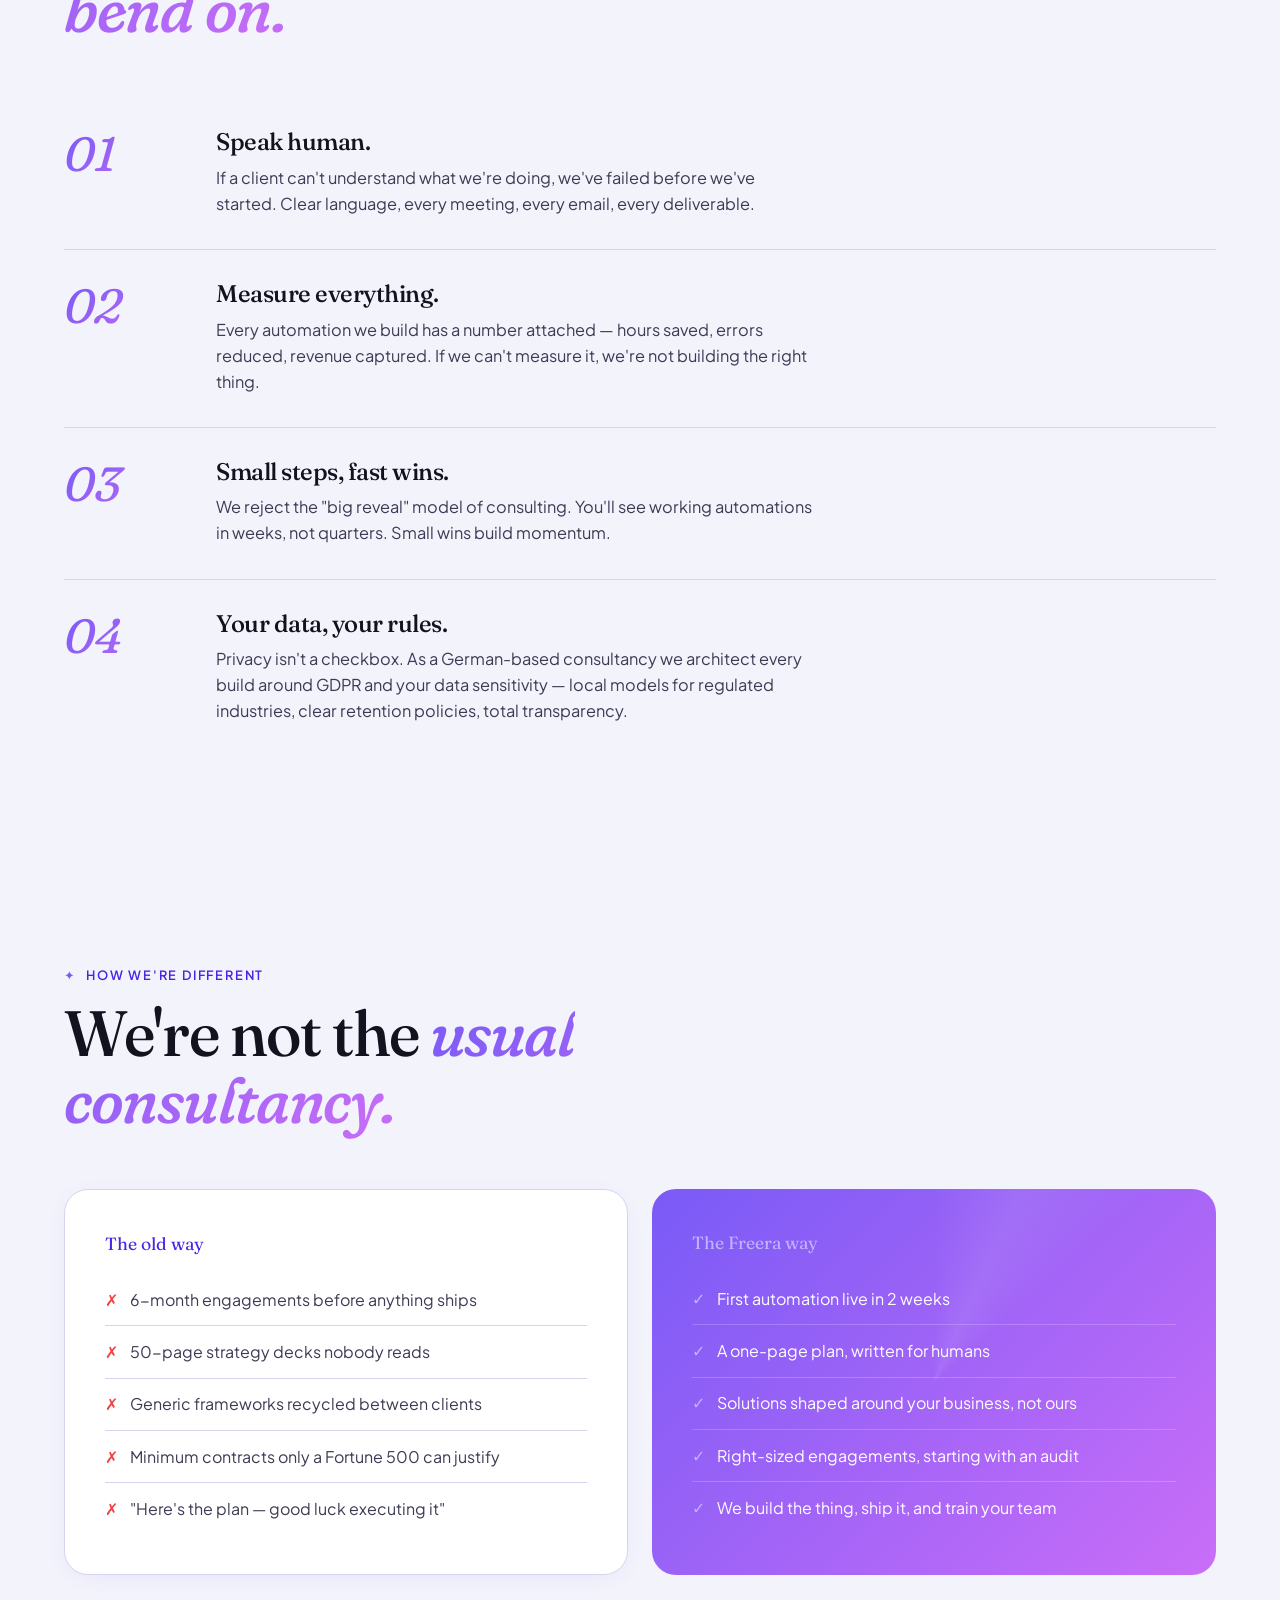
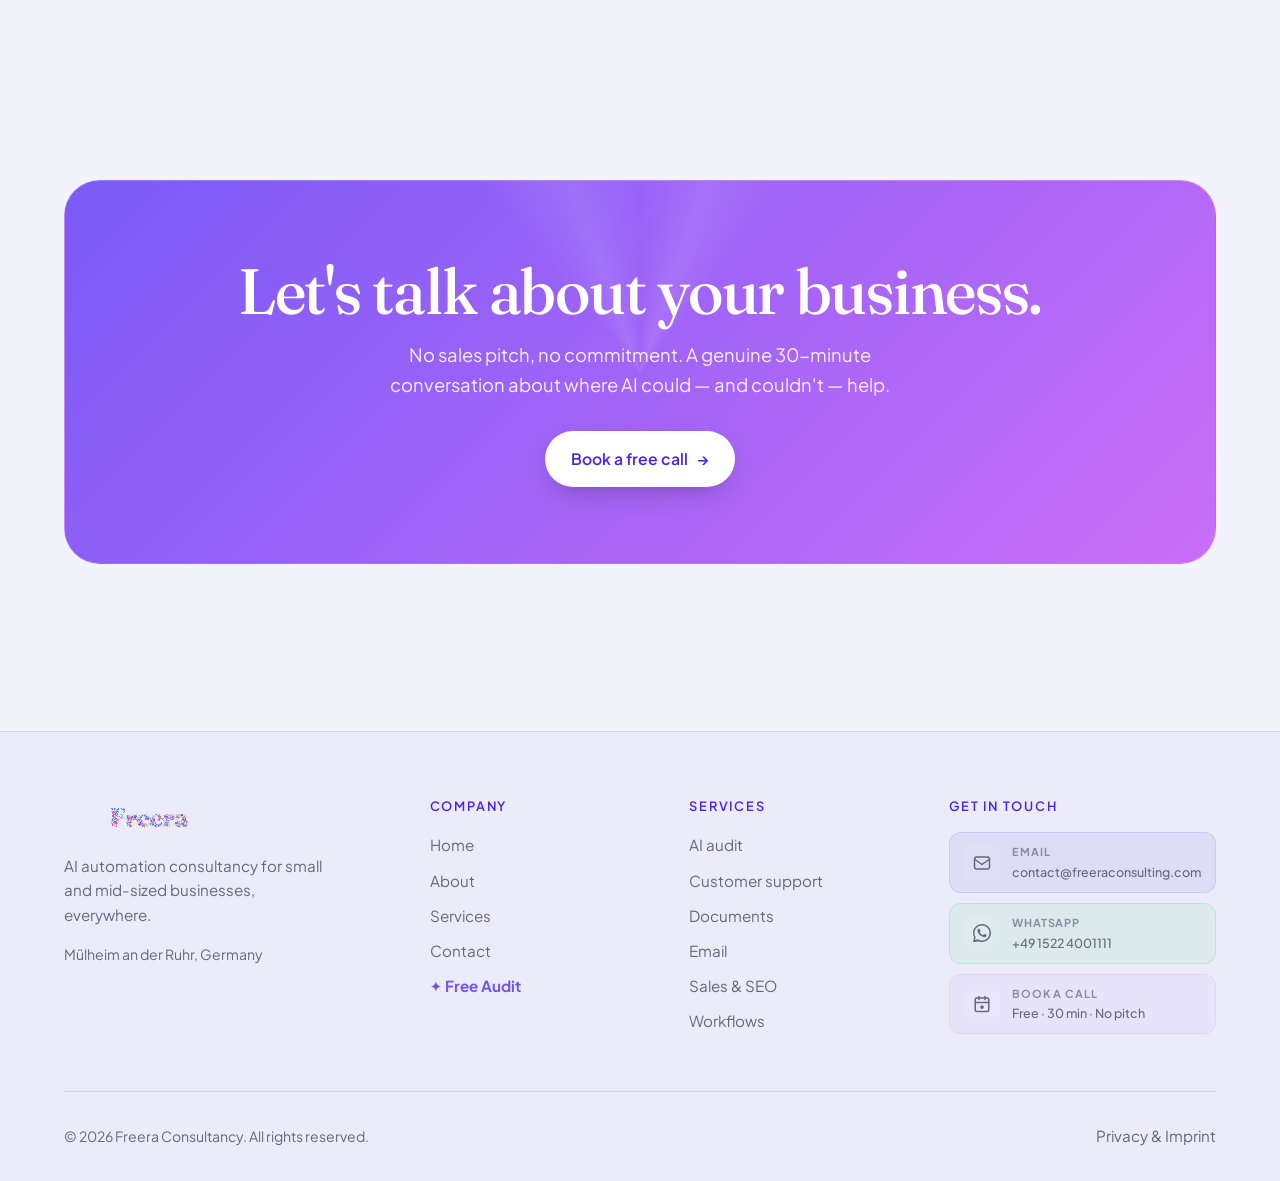
<file: about.html>
<!DOCTYPE html>
<html lang="en">
<head>
<meta charset="UTF-8">
<meta name="viewport" content="width=device-width, initial-scale=1.0">
<title>About — Freera AI Automation Consulting</title>
<meta name="description" content="Freera delivers enterprise-grade AI to small and mid-sized businesses. Based in Mülheim an der Ruhr, Germany. No jargon, no six-month transformations — just results, in weeks.">
<link rel="preconnect" href="https://fonts.googleapis.com">
<link rel="preconnect" href="https://fonts.gstatic.com" crossorigin>
<link href="https://fonts.googleapis.com/css2?family=Fraunces:ital,opsz,wght@0,9..144,400;0,9..144,500;0,9..144,600;0,9..144,700;0,9..144,900;1,9..144,500;1,9..144,700&family=Plus+Jakarta+Sans:wght@400;500;600;700&display=swap" rel="stylesheet">
<link rel="stylesheet" href="styles.css">
<link rel="icon" type="image/svg+xml" href="favicon.svg">
<link rel="shortcut icon" href="favicon.svg">
<style>.audit-nav-link{color:var(--purple-deep)!important;font-weight:700!important;white-space:nowrap}</style>
</head>
<body>

<nav class="nav">
  <div class="nav-inner">
    <a href="/" class="nav-logo">
      <canvas class="nav-logo-brand" id="navLogo" width="640" height="160"></canvas>
    </a>
    <ul class="nav-links" id="navLinks">
      <li><a href="/" data-i18n="nav_home">Home</a></li>
      <li><a href="services.html" data-i18n="nav_services">Services</a></li>
      <li><a href="about.html" class="active" data-i18n="nav_about">About</a></li>
      <li><a href="contact.html" data-i18n="nav_contact">Contact</a></li>
      <li><a href="audit.html" class="audit-nav-link">✦ Free Audit</a></li>
      <li><div class="lang-switcher"></div></li>
      <li><a href="contact.html" class="btn btn-primary" data-i18n="nav_book">Book a call <span class="btn-arrow">→</span></a></li>
    </ul>
    <button class="nav-toggle" onclick="document.getElementById('navLinks').classList.toggle('open')">☰</button>
  </div>
</nav>

<section class="hero">
  <div class="container">
    <div style="max-width:900px;" class="animate-in">
      <span class="eyebrow" data-i18n="nav_about">About us</span>
      <h1 class="display-xl" style="margin:1rem 0 1.5rem;">Big-business AI, <span class="italic">small-business prices.</span></h1>
      <p class="lead" style="max-width:720px; font-size:1.35rem;">Freera exists because the AI revolution is mostly happening at the top. The biggest companies get the best tools and the best outcomes. We think that's backwards — and we're here to change it.</p>
    </div>
  </div>
</section>

<section>
  <div class="container">
    <div style="display:grid; grid-template-columns:1fr 1.3fr; gap:4rem; align-items:start;" class="story-grid">
      <div style="position:sticky; top:100px;">
        <span class="eyebrow">Our story</span>
        <h2 class="display-md" style="margin-top:1rem;">A short <span class="italic">why.</span></h2>
      </div>
      <div style="font-size:1.12rem; line-height:1.75; color:var(--muted-strong);">
        <p style="margin-bottom:1.5rem;">AI tools are everywhere. New ones launch every week. And yet — walk into most small and mid-sized businesses and you'll find the same scene: a tired team, drowning in admin, wondering if any of this technology is actually meant for them.</p>
        <p style="margin-bottom:1.5rem;">That's the gap Freera was built to close. We take the capabilities that Fortune 500 companies pay seven-figure consultancies to implement, and we deliver them to businesses with 5 to 500 employees — at prices and timelines that make sense for their size.</p>
        <p style="margin-bottom:1.5rem;">No enterprise jargon. No six-month "transformation programmes." No overpromising what AI can do. Just a careful look at what your team spends its time on, an honest plan for what to automate first, and the hands-on work to actually make it happen.</p>
        <p>We're based in Mülheim an der Ruhr, Germany, and work with clients across the globe. Consultants, builders, and — above all — pragmatists. If AI doesn't fit a problem, we'll tell you. If a cheaper tool would work just as well, we'll point you to it.</p>
      </div>
    </div>
  </div>
</section>

<section>
  <div class="container">
    <div class="section-head">
      <span class="eyebrow">What we believe</span>
      <h2 class="display-lg">Four principles <span class="italic">we don't bend on.</span></h2>
    </div>
    <div>
      <div class="value-block"><div class="value-num">01</div><div><h3>Speak human.</h3><p>If a client can't understand what we're doing, we've failed before we've started. Clear language, every meeting, every email, every deliverable.</p></div></div>
      <div class="value-block"><div class="value-num">02</div><div><h3>Measure everything.</h3><p>Every automation we build has a number attached — hours saved, errors reduced, revenue captured. If we can't measure it, we're not building the right thing.</p></div></div>
      <div class="value-block"><div class="value-num">03</div><div><h3>Small steps, fast wins.</h3><p>We reject the "big reveal" model of consulting. You'll see working automations in weeks, not quarters. Small wins build momentum.</p></div></div>
      <div class="value-block"><div class="value-num">04</div><div><h3>Your data, your rules.</h3><p>Privacy isn't a checkbox. As a German-based consultancy we architect every build around GDPR and your data sensitivity — local models for regulated industries, clear retention policies, total transparency.</p></div></div>
    </div>
  </div>
</section>

<section>
  <div class="container">
    <div class="section-head">
      <span class="eyebrow">How we're different</span>
      <h2 class="display-lg">We're not the <span class="italic">usual consultancy.</span></h2>
    </div>
    <div class="grid-2">
      <div class="comp-card comp-old">
        <div class="label-tag" style="font-family:var(--font-display); font-size:1.1rem; margin-bottom:1rem; color:var(--purple-deep);">The old way</div>
        <ul>
          <li><span class="x">✗</span> 6-month engagements before anything ships</li>
          <li><span class="x">✗</span> 50-page strategy decks nobody reads</li>
          <li><span class="x">✗</span> Generic frameworks recycled between clients</li>
          <li><span class="x">✗</span> Minimum contracts only a Fortune 500 can justify</li>
          <li><span class="x">✗</span> "Here's the plan — good luck executing it"</li>
        </ul>
      </div>
      <div class="comp-card comp-new">
        <div class="label-tag" style="font-family:var(--font-display); font-size:1.1rem; margin-bottom:1rem;">The Freera way</div>
        <ul>
          <li><span class="check-big">✓</span> First automation live in 2 weeks</li>
          <li><span class="check-big">✓</span> A one-page plan, written for humans</li>
          <li><span class="check-big">✓</span> Solutions shaped around your business, not ours</li>
          <li><span class="check-big">✓</span> Right-sized engagements, starting with an audit</li>
          <li><span class="check-big">✓</span> We build the thing, ship it, and train your team</li>
        </ul>
      </div>
    </div>
  </div>
</section>

<section>
  <div class="container">
    <div class="cta-block">
      <h2 class="display-lg">Let's talk about your business.</h2>
      <p>No sales pitch, no commitment. A genuine 30-minute conversation about where AI could — and couldn't — help.</p>
      <a href="contact.html" class="btn btn-primary">Book a free call <span class="btn-arrow">→</span></a>
    </div>
  </div>
</section>

<footer class="footer">
  <div class="container">
    <div class="footer-grid">
      <div>
        <canvas class="footer-logo-canvas" id="footerLogo" width="640" height="160"></canvas>
        <p class="footer-tagline" data-i18n="footer_tagline">AI automation consultancy for small and mid-sized businesses, everywhere.</p>
        <address style="font-style:normal; font-size:0.88rem; color:var(--muted); line-height:1.6; margin-top:0.8rem;">
          Mülheim an der Ruhr, Germany
        </address>
      </div>
      <div>
        <h5 data-i18n="footer_company">Company</h5>
        <ul>
          <li><a href="/" data-i18n="nav_home">Home</a></li>
          <li><a href="about.html" data-i18n="nav_about">About</a></li>
          <li><a href="services.html" data-i18n="nav_services">Services</a></li>
          <li><a href="contact.html" data-i18n="nav_contact">Contact</a></li>
      <li><a href="audit.html" class="audit-nav-link">✦ Free Audit</a></li>
        </ul>
      </div>
      <div>
        <h5 data-i18n="footer_services">Services</h5>
        <ul>
          <li><a href="services.html">AI audit</a></li>
          <li><a href="services.html">Customer support</a></li>
          <li><a href="services.html">Documents</a></li>
          <li><a href="services.html">Email</a></li>
          <li><a href="services.html">Sales &amp; SEO</a></li>
          <li><a href="services.html">Workflows</a></li>
        </ul>
      </div>
      <div>
        <h5 data-i18n="footer_contact_h">Get in touch</h5>
        <div class="footer-contact-links">
          <a href="mailto:contact@freeraconsulting.com" class="footer-contact-btn footer-contact-btn--email">
            <span class="footer-contact-icon">
              <svg width="18" height="18" viewBox="0 0 24 24" fill="none" stroke="currentColor" stroke-width="2" stroke-linecap="round" stroke-linejoin="round"><rect x="2" y="4" width="20" height="16" rx="3"/><path d="M2 7l10 7 10-7"/></svg>
            </span>
            <span class="footer-contact-text">
              <span class="footer-contact-label">Email</span>
              <span class="footer-contact-value">contact@freeraconsulting.com</span>
            </span>
          </a>
          <a href="https://wa.me/4915224001111" target="_blank" rel="noopener" class="footer-contact-btn footer-contact-btn--whatsapp">
            <span class="footer-contact-icon">
              <svg width="18" height="18" viewBox="0 0 24 24" fill="currentColor"><path d="M17.472 14.382c-.297-.149-1.758-.867-2.03-.967-.273-.099-.471-.148-.67.15-.197.297-.767.966-.94 1.164-.173.199-.347.223-.644.075-.297-.15-1.255-.463-2.39-1.475-.883-.788-1.48-1.761-1.653-2.059-.173-.297-.018-.458.13-.606.134-.133.298-.347.446-.52.149-.174.198-.298.298-.497.099-.198.05-.371-.025-.52-.075-.149-.669-1.612-.916-2.207-.242-.579-.487-.5-.669-.51-.173-.008-.371-.01-.57-.01-.198 0-.52.074-.792.372-.272.297-1.04 1.016-1.04 2.479 0 1.462 1.065 2.875 1.213 3.074.149.198 2.096 3.2 5.077 4.487.709.306 1.262.489 1.694.625.712.227 1.36.195 1.871.118.571-.085 1.758-.719 2.006-1.413.248-.694.248-1.289.173-1.413-.074-.124-.272-.198-.57-.347z"/><path d="M12 0C5.373 0 0 5.373 0 12c0 2.124.558 4.118 1.531 5.845L.057 23.516a.75.75 0 0 0 .927.927l5.671-1.474A11.945 11.945 0 0 0 12 24c6.627 0 12-5.373 12-12S18.627 0 12 0zm0 22c-1.9 0-3.678-.513-5.207-1.408l-.372-.22-3.867 1.005 1.025-3.755-.242-.386A9.955 9.955 0 0 1 2 12C2 6.477 6.477 2 12 2s10 4.477 10 10-4.477 10-10 10z"/></svg>
            </span>
            <span class="footer-contact-text">
              <span class="footer-contact-label">WhatsApp</span>
              <span class="footer-contact-value">+49 1522 4001111</span>
            </span>
          </a>
          <a href="contact.html" class="footer-contact-btn footer-contact-btn--call">
            <span class="footer-contact-icon">
              <svg width="18" height="18" viewBox="0 0 24 24" fill="none" stroke="currentColor" stroke-width="2" stroke-linecap="round" stroke-linejoin="round"><rect x="3" y="4" width="18" height="18" rx="2"/><path d="M16 2v4M8 2v4M3 10h18"/><circle cx="12" cy="16" r="1.5" fill="currentColor"/></svg>
            </span>
            <span class="footer-contact-text">
              <span class="footer-contact-label" data-i18n="nav_book">Book a call</span>
              <span class="footer-contact-value">Free · 30 min · No pitch</span>
            </span>
          </a>
        </div>
      </div>
    </div>
    <div class="footer-bottom">
      <div data-i18n="footer_copy">© 2026 Freera Consultancy. All rights reserved.</div>
      <div><a href="privacy.html" data-i18n="footer_legal">Privacy &amp; Imprint</a></div>
    </div>
  </div>
</footer>

<style>
.footer-contact-links{display:flex;flex-direction:column;gap:10px;margin-top:4px}
.footer-contact-btn{display:flex;align-items:center;gap:12px;padding:10px 14px;border-radius:12px;text-decoration:none;transition:transform 0.18s ease,box-shadow 0.18s ease,background 0.18s ease;border:1px solid transparent}
.footer-contact-btn:hover{transform:translateY(-2px);box-shadow:0 6px 20px rgba(0,0,0,0.15)}
.footer-contact-btn--email{background:rgba(100,80,200,0.12);border-color:rgba(100,80,200,0.2);color:#a78bfa}
.footer-contact-btn--email:hover{background:rgba(100,80,200,0.2);color:#c4b5fd}
.footer-contact-btn--whatsapp{background:rgba(37,211,102,0.1);border-color:rgba(37,211,102,0.25);color:#25D366}
.footer-contact-btn--whatsapp:hover{background:rgba(37,211,102,0.2);color:#4ade80}
.footer-contact-btn--call{background:rgba(180,140,255,0.1);border-color:rgba(180,140,255,0.2);color:#c4b5fd}
.footer-contact-btn--call:hover{background:rgba(180,140,255,0.18);color:#e9d5ff}
.footer-contact-icon{display:flex;align-items:center;justify-content:center;width:36px;height:36px;border-radius:9px;background:rgba(255,255,255,0.07);flex-shrink:0}
.footer-contact-text{display:flex;flex-direction:column;gap:1px;min-width:0}
.footer-contact-label{font-size:11px;font-weight:700;text-transform:uppercase;letter-spacing:0.08em;opacity:0.7}
.footer-contact-value{font-size:12.5px;font-weight:500;white-space:nowrap;overflow:hidden;text-overflow:ellipsis}
</style>

<script src="logo.js"></script>
<script src="lang.js"></script>
<script>
createFreeraLogo('navLogo',    { text:'Freera', fontSize:100, textX:320, textY:88, step:3, interactive:false, sparkles:false, trail:false });
createFreeraLogo('footerLogo', { text:'Freera', fontSize:100, textX:320, textY:88, step:3, interactive:false, sparkles:false, trail:false });
var applyResp = function() {
  var s = document.querySelector('.story-grid');
  if (s) s.style.gridTemplateColumns = window.innerWidth < 900 ? '1fr' : '1fr 1.3fr';
};
applyResp(); window.addEventListener('resize', applyResp);
document.querySelectorAll('.nav-links a').forEach(function(a){a.addEventListener('click',function(){document.getElementById('navLinks').classList.remove('open');});});
initLang();
</script>
</body>
</html>
</file>
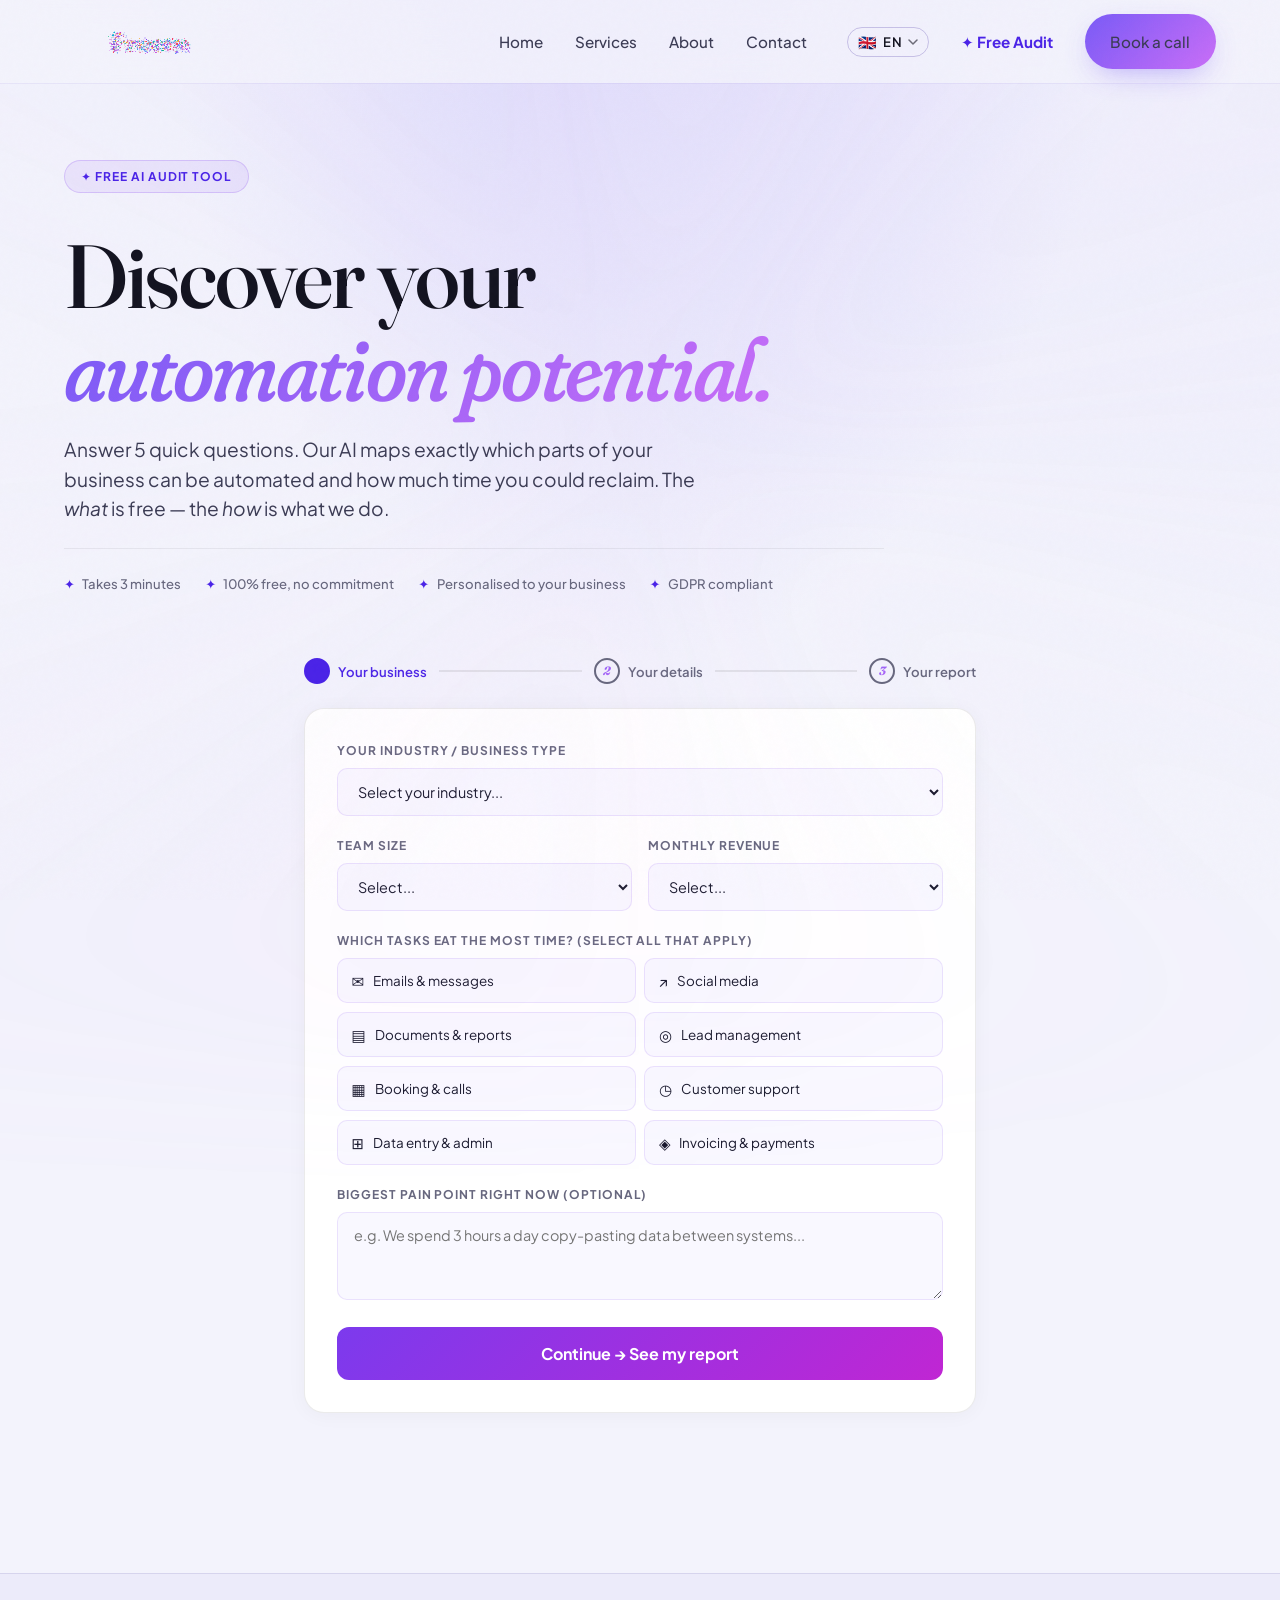
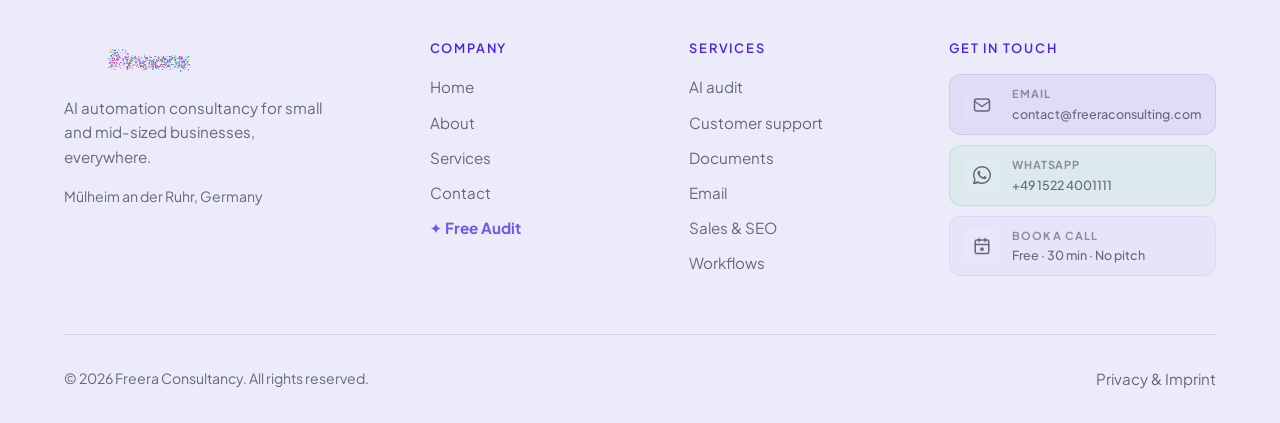
<file: audit.html>
<!DOCTYPE html>
<html lang="en">
<head>
<meta charset="UTF-8">
<meta name="viewport" content="width=device-width, initial-scale=1.0">
<title>Free AI Audit — Freera AI Automation Consulting</title>
<meta name="description" content="Discover your automation potential in 5 minutes. Free AI audit reveals exactly which parts of your business can be automated and how much time you could save.">
<link rel="preconnect" href="https://fonts.googleapis.com">
<link rel="preconnect" href="https://fonts.gstatic.com" crossorigin>
<link href="https://fonts.googleapis.com/css2?family=Fraunces:ital,opsz,wght@0,9..144,400;0,9..144,500;0,9..144,600;0,9..144,700;0,9..144,900;1,9..144,500;1,9..144,700&family=Plus+Jakarta+Sans:wght@400;500;600;700&display=swap" rel="stylesheet">
<link rel="stylesheet" href="styles.css">
<link rel="icon" type="image/svg+xml" href="favicon.svg">
<link rel="shortcut icon" href="favicon.svg">
<style>
.audit-wrap{max-width:720px;margin:0 auto;padding:0 1.5rem 5rem}
.audit-nav-link{color:var(--purple-deep)!important;font-weight:700!important;white-space:nowrap}
.audit-badge{display:inline-flex;align-items:center;gap:6px;background:rgba(124,58,237,.08);border:1px solid rgba(124,58,237,.2);color:var(--purple-deep);padding:.35rem 1rem;border-radius:999px;font-size:.75rem;font-weight:700;letter-spacing:.08em;text-transform:uppercase;margin-bottom:1.25rem}
.audit-trust{display:flex;align-items:center;gap:1.5rem;flex-wrap:wrap;margin-top:1.5rem;padding-top:1.5rem;border-top:1px solid rgba(0,0,0,.06)}
.audit-trust-item{display:flex;align-items:center;gap:.45rem;font-size:.82rem;color:var(--muted);font-weight:500}
.audit-trust-item span:first-child{color:var(--purple-deep)}
.audit-steps{display:flex;align-items:center;margin:2rem 0 1.5rem}
.audit-step{display:flex;align-items:center;gap:.5rem;font-size:.82rem;font-weight:600;color:var(--muted)}
.audit-step.active{color:var(--purple-deep)}
.audit-step.done{color:#10b981}
.step-num{width:26px;height:26px;border-radius:50%;border:2px solid currentColor;display:flex;align-items:center;justify-content:center;font-size:.75rem;font-weight:700;flex-shrink:0}
.audit-step.done .step-num{background:#10b981;border-color:#10b981;color:#fff}
.audit-step.active .step-num{background:var(--purple-deep);border-color:var(--purple-deep);color:#fff}
.step-line{flex:1;height:2px;background:rgba(0,0,0,.08);margin:0 .75rem}
.step-line.done{background:#10b981}
.audit-card{background:#fff;border:1px solid rgba(0,0,0,.08);border-radius:20px;padding:2rem;margin-bottom:1rem;box-shadow:0 2px 20px rgba(0,0,0,.04)}
.audit-field{margin-bottom:1.25rem}
.audit-label{display:block;font-size:.75rem;font-weight:700;color:var(--muted);text-transform:uppercase;letter-spacing:.08em;margin-bottom:.5rem}
.audit-card select,.audit-card input[type="text"],.audit-card input[type="email"],.audit-card textarea{width:100%;background:#f9f8ff;border:1px solid rgba(124,58,237,.12);border-radius:10px;padding:.8rem 1rem;font-family:'Plus Jakarta Sans',sans-serif;font-size:.9rem;color:#1a1a2e;outline:none;transition:border-color .2s,box-shadow .2s}
.audit-card select:focus,.audit-card input:focus,.audit-card textarea:focus{border-color:rgba(124,58,237,.45);box-shadow:0 0 0 3px rgba(124,58,237,.07);background:#fff}
.audit-card textarea{resize:vertical;min-height:88px}
.audit-row2{display:grid;grid-template-columns:1fr 1fr;gap:1rem}
.audit-checks{display:grid;grid-template-columns:1fr 1fr;gap:.55rem;margin-top:.5rem}
.audit-chk{display:flex;align-items:center;gap:.55rem;padding:.6rem .85rem;background:#f9f8ff;border:1px solid rgba(124,58,237,.12);border-radius:10px;cursor:pointer;font-size:.84rem;color:#1a1a2e;transition:border-color .15s,background .15s;user-select:none}
.audit-chk:hover{border-color:rgba(124,58,237,.3);background:#f0eeff}
.audit-chk.on{border-color:rgba(124,58,237,.45);background:rgba(124,58,237,.07);color:#6d28d9;font-weight:600}
.audit-chk input{display:none}
.chk-icon{font-size:15px;flex-shrink:0}
.audit-btn-primary{width:100%;background:linear-gradient(135deg,#7c3aed,#c026d3);border:none;color:#fff;padding:1rem 1.5rem;border-radius:12px;font-family:'Plus Jakarta Sans',sans-serif;font-size:1rem;font-weight:700;cursor:pointer;margin-top:.5rem;transition:opacity .2s,transform .2s,box-shadow .2s;display:flex;align-items:center;justify-content:center;gap:.6rem}
.audit-btn-primary:hover{opacity:.9;transform:translateY(-2px);box-shadow:0 8px 30px rgba(124,58,237,.3)}
.audit-btn-secondary{width:100%;background:transparent;border:1px solid rgba(0,0,0,.1);color:var(--muted);padding:.7rem;border-radius:10px;font-family:'Plus Jakarta Sans',sans-serif;font-size:.85rem;cursor:pointer;margin-top:.6rem;transition:border-color .15s,color .15s}
.audit-btn-secondary:hover{border-color:rgba(124,58,237,.3);color:#6d28d9}
.audit-err{font-size:.84rem;color:#dc2626;margin-top:.6rem;display:none}
.lead-intro{display:flex;align-items:center;gap:.85rem;margin-bottom:1.5rem;padding-bottom:1.25rem;border-bottom:1px solid rgba(0,0,0,.07)}
.lead-icon{width:44px;height:44px;border-radius:12px;background:linear-gradient(135deg,#7c3aed,#c026d3);display:flex;align-items:center;justify-content:center;font-size:1.2rem;flex-shrink:0}
.lead-intro h3{font-size:1.05rem;font-weight:700;color:#1a1a2e}
.lead-intro p{font-size:.82rem;color:var(--muted);margin-top:2px}
.privacy-note{font-size:.78rem;color:var(--muted);display:flex;align-items:center;gap:.4rem;margin-top:.85rem;opacity:.8}
.audit-loading{display:none;flex-direction:column;align-items:center;gap:.85rem;padding:3rem 2rem;text-align:center}
.audit-spinner{width:48px;height:48px;border:3px solid rgba(124,58,237,.12);border-top-color:#7c3aed;border-radius:50%;animation:spin 1s linear infinite}
@keyframes spin{to{transform:rotate(360deg)}}
.audit-spin-label{font-size:.95rem;color:var(--muted)}
.audit-spin-step{font-size:.85rem;color:#7c3aed;font-weight:600}
.audit-result{display:none}
.result-top{display:flex;align-items:center;gap:.85rem;margin-bottom:1.5rem;padding-bottom:1.25rem;border-bottom:1px solid rgba(0,0,0,.07)}
.result-icon-box{width:44px;height:44px;border-radius:12px;background:linear-gradient(135deg,#7c3aed,#c026d3);display:flex;align-items:center;justify-content:center;font-size:1.3rem;flex-shrink:0}
.result-top h3{font-size:1.05rem;font-weight:700;color:#1a1a2e}
.result-top p{font-size:.8rem;color:var(--muted);margin-top:2px}
#resultBody{font-size:.92rem;line-height:1.85;color:#555}
#resultBody h2{font-family:'Fraunces',Georgia,serif;font-size:1.05rem;font-weight:700;color:#7c3aed;margin:1.5rem 0 .5rem;padding-bottom:.35rem;border-bottom:1px solid rgba(124,58,237,.1)}
#resultBody h2:first-child{margin-top:0}
#resultBody h3{font-size:.9rem;font-weight:700;color:#1a1a2e;margin:.9rem 0 .3rem}
#resultBody ul{padding-left:1.25rem;margin:.4rem 0 .75rem}
#resultBody li{margin-bottom:.4rem}
#resultBody strong{color:#1a1a2e}
#resultBody hr{border:none;border-top:1px solid rgba(0,0,0,.07);margin:1.25rem 0}
.result-actions{display:flex;gap:.75rem;margin-top:1.5rem;flex-wrap:wrap}
.action-btn{display:flex;align-items:center;gap:.5rem;padding:.65rem 1.1rem;border-radius:10px;font-family:'Plus Jakarta Sans',sans-serif;font-size:.85rem;font-weight:600;cursor:pointer;transition:all .18s;text-decoration:none;border:none}
.action-btn--share{background:rgba(124,58,237,.08);border:1px solid rgba(124,58,237,.2);color:#7c3aed}
.action-btn--share:hover{background:rgba(124,58,237,.15)}
.action-btn--download{background:rgba(16,185,129,.08);border:1px solid rgba(16,185,129,.2);color:#059669}
.action-btn--download:hover{background:rgba(16,185,129,.15)}
.audit-cta{background:linear-gradient(135deg,rgba(124,58,237,.06),rgba(192,38,211,.06));border:1px solid rgba(124,58,237,.18);border-radius:16px;padding:1.75rem;text-align:center;margin-top:1.5rem}
.audit-cta h4{font-family:'Fraunces',Georgia,serif;font-size:1.25rem;font-weight:700;color:#1a1a2e;margin-bottom:.4rem}
.audit-cta p{font-size:.9rem;color:var(--muted);margin-bottom:1.25rem;line-height:1.6}
.audit-cta-btn{display:inline-block;background:linear-gradient(135deg,#7c3aed,#c026d3);color:#fff;padding:.9rem 2rem;border-radius:12px;font-weight:700;font-size:.95rem;text-decoration:none;transition:opacity .2s,transform .2s}
.audit-cta-btn:hover{opacity:.9;transform:translateY(-2px);box-shadow:0 8px 30px rgba(124,58,237,.3)}
.toast{position:fixed;bottom:2rem;left:50%;transform:translateX(-50%) translateY(20px);background:#1a1a2e;color:#fff;padding:.65rem 1.25rem;border-radius:10px;font-size:.85rem;font-weight:600;opacity:0;transition:opacity .3s,transform .3s;pointer-events:none;z-index:9999}
.toast.show{opacity:1;transform:translateX(-50%) translateY(0)}
.footer-contact-links{display:flex;flex-direction:column;gap:10px;margin-top:4px}
.footer-contact-btn{display:flex;align-items:center;gap:12px;padding:10px 14px;border-radius:12px;text-decoration:none;transition:transform .18s,box-shadow .18s,background .18s;border:1px solid transparent}
.footer-contact-btn:hover{transform:translateY(-2px);box-shadow:0 6px 20px rgba(0,0,0,.15)}
.footer-contact-btn--email{background:rgba(100,80,200,.12);border-color:rgba(100,80,200,.2);color:#a78bfa}
.footer-contact-btn--email:hover{background:rgba(100,80,200,.2);color:#c4b5fd}
.footer-contact-btn--whatsapp{background:rgba(37,211,102,.1);border-color:rgba(37,211,102,.25);color:#25D366}
.footer-contact-btn--whatsapp:hover{background:rgba(37,211,102,.2);color:#4ade80}
.footer-contact-btn--call{background:rgba(180,140,255,.1);border-color:rgba(180,140,255,.2);color:#c4b5fd}
.footer-contact-btn--call:hover{background:rgba(180,140,255,.18);color:#e9d5ff}
.footer-contact-icon{display:flex;align-items:center;justify-content:center;width:36px;height:36px;border-radius:9px;background:rgba(255,255,255,.07);flex-shrink:0}
.footer-contact-text{display:flex;flex-direction:column;gap:1px;min-width:0}
.footer-contact-label{font-size:11px;font-weight:700;text-transform:uppercase;letter-spacing:.08em;opacity:.7}
.footer-contact-value{font-size:12.5px;font-weight:500;white-space:nowrap;overflow:hidden;text-overflow:ellipsis}
@media(max-width:560px){
  .audit-row2,.audit-checks{grid-template-columns:1fr}
  .audit-steps{flex-wrap:wrap;gap:.5rem}
  .step-line{display:none}
  .result-actions{flex-direction:column}
  .action-btn{width:100%;justify-content:center}
}
</style>
</head>
<body>

<nav class="nav">
  <div class="nav-inner">
    <a href="/" class="nav-logo">
      <canvas class="nav-logo-brand" id="navLogo" width="640" height="160"></canvas>
    </a>
    <ul class="nav-links" id="navLinks">
      <li><a href="/" data-i18n="nav_home">Home</a></li>
      <li><a href="services.html" data-i18n="nav_services">Services</a></li>
      <li><a href="about.html" data-i18n="nav_about">About</a></li>
      <li><a href="contact.html" data-i18n="nav_contact">Contact</a></li>
      <li><div class="lang-switcher"></div></li>
      <li><a href="audit.html" class="audit-nav-link">✦ Free Audit</a></li>
      <li><a href="contact.html" class="btn btn-primary" data-i18n="nav_book">Book a call <span class="btn-arrow">→</span></a></li>
    </ul>
    <button class="nav-toggle" id="navToggle">☰</button>
  </div>
</nav>

<section class="hero" style="padding-bottom:2rem;">
  <div class="container">
    <div style="max-width:820px;" class="animate-in">
      <div class="audit-badge">✦ Free AI Audit Tool</div>
      <h1 class="display-xl" style="margin:1rem 0 1.25rem;">
        Discover your <span class="italic">automation potential.</span>
      </h1>
      <p class="lead" style="max-width:640px;">
        Answer 5 quick questions. Our AI maps exactly which parts of your business can be automated and how much time you could reclaim. The <em>what</em> is free — the <em>how</em> is what we do.
      </p>
      <div class="audit-trust">
        <div class="audit-trust-item"><span>✦</span><span>Takes 3 minutes</span></div>
        <div class="audit-trust-item"><span>✦</span><span>100% free, no commitment</span></div>
        <div class="audit-trust-item"><span>✦</span><span>Personalised to your business</span></div>
        <div class="audit-trust-item"><span>✦</span><span>GDPR compliant</span></div>
      </div>
    </div>
  </div>
</section>

<div class="audit-wrap">

  <div class="audit-steps">
    <div class="audit-step active" id="stepEl1"><div class="step-num">1</div><span>Your business</span></div>
    <div class="step-line" id="line1"></div>
    <div class="audit-step" id="stepEl2"><div class="step-num">2</div><span>Your details</span></div>
    <div class="step-line" id="line2"></div>
    <div class="audit-step" id="stepEl3"><div class="step-num">3</div><span>Your report</span></div>
  </div>

  <!-- STEP 1 -->
  <div class="audit-card" id="formCard">
    <div class="audit-field">
      <label class="audit-label">Your industry / business type</label>
      <select id="industry">
        <option value="">Select your industry...</option>
        <option>E-commerce / Retail</option>
        <option>Marketing Agency</option>
        <option>Real Estate</option>
        <option>Healthcare / Clinic</option>
        <option>Legal / Law Firm</option>
        <option>Recruitment / HR</option>
        <option>SaaS / Tech Startup</option>
        <option>Coaching / Consulting</option>
        <option>Finance / Accounting</option>
        <option>Restaurant / Hospitality</option>
        <option>Other / General Business</option>
      </select>
    </div>
    <div class="audit-row2">
      <div class="audit-field">
        <label class="audit-label">Team size</label>
        <select id="teamSize">
          <option value="">Select...</option>
          <option>Just me (solo)</option>
          <option>2–5 people</option>
          <option>6–20 people</option>
          <option>21–50 people</option>
          <option>50+ people</option>
        </select>
      </div>
      <div class="audit-field">
        <label class="audit-label">Monthly revenue</label>
        <select id="revenue">
          <option value="">Select...</option>
          <option>Pre-revenue</option>
          <option>Under €5,000</option>
          <option>€5,000 – €20,000</option>
          <option>€20,000 – €100,000</option>
          <option>€100,000+</option>
        </select>
      </div>
    </div>
    <div class="audit-field">
      <label class="audit-label">Which tasks eat the most time? (select all that apply)</label>
      <div class="audit-checks" id="taskChecks">
        <label class="audit-chk"><input type="checkbox" value="Responding to emails and messages"><span class="chk-icon">✉</span> Emails & messages</label>
        <label class="audit-chk"><input type="checkbox" value="Posting and managing social media"><span class="chk-icon">↗</span> Social media</label>
        <label class="audit-chk"><input type="checkbox" value="Creating documents, proposals and reports"><span class="chk-icon">▤</span> Documents & reports</label>
        <label class="audit-chk"><input type="checkbox" value="Managing and qualifying leads"><span class="chk-icon">◎</span> Lead management</label>
        <label class="audit-chk"><input type="checkbox" value="Booking and managing appointments"><span class="chk-icon">▦</span> Booking & calls</label>
        <label class="audit-chk"><input type="checkbox" value="Customer support and FAQ handling"><span class="chk-icon">◷</span> Customer support</label>
        <label class="audit-chk"><input type="checkbox" value="Data entry and admin tasks"><span class="chk-icon">⊞</span> Data entry & admin</label>
        <label class="audit-chk"><input type="checkbox" value="Invoicing and payment follow-ups"><span class="chk-icon">◈</span> Invoicing & payments</label>
      </div>
    </div>
    <div class="audit-field">
      <label class="audit-label">Biggest pain point right now (optional)</label>
      <textarea id="painPoint" placeholder="e.g. We spend 3 hours a day copy-pasting data between systems..."></textarea>
    </div>
    <p class="audit-err" id="err1">Please fill in your industry, team size, revenue and select at least one task.</p>
    <button class="audit-btn-primary" id="btnStep1">Continue → See my report</button>
  </div>

  <!-- STEP 2 -->
  <div class="audit-card" id="leadCard" style="display:none;">
    <div class="lead-intro">
      <div class="lead-icon">✦</div>
      <div>
        <h3>Almost there — where should we send your report?</h3>
        <p>Enter your details and we'll generate your report instantly.</p>
      </div>
    </div>
    <div class="audit-row2">
      <div class="audit-field">
        <label class="audit-label">Your name</label>
        <input type="text" id="leadName" placeholder="Your name">
      </div>
      <div class="audit-field">
        <label class="audit-label">Work email</label>
        <input type="email" id="leadEmail" placeholder="you@company.com">
      </div>
    </div>
    <div class="audit-field">
      <label class="audit-label">Company name (optional)</label>
      <input type="text" id="leadCompany" placeholder="Your company">
    </div>
    <div class="privacy-note">🔒 We never spam. Your details personalise your report and allow us to follow up — opt out any time.</div>
    <p class="audit-err" id="err2">Please enter your name and a valid email address.</p>
    <button class="audit-btn-primary" id="generateBtn">✦ Generate my free audit report</button>
    <button class="audit-btn-secondary" id="btnBack">← Back</button>
  </div>

  <!-- LOADING -->
  <div class="audit-card audit-loading" id="loadingCard">
    <div class="audit-spinner"></div>
    <div class="audit-spin-label">Analysing your business...</div>
    <div class="audit-spin-step" id="loadStep">Identifying automation opportunities</div>
  </div>

  <!-- RESULT -->
  <div class="audit-card audit-result" id="resultCard">
    <div class="result-top">
      <div class="result-icon-box">⚡</div>
      <div>
        <h3 id="resultTitle">Your automation audit report</h3>
        <p>Powered by Freera AI · Generated for your business specifically</p>
      </div>
    </div>
    <div id="resultBody"></div>
    <div class="result-actions">
      <button class="action-btn action-btn--share" id="btnShare">
        <svg width="15" height="15" viewBox="0 0 24 24" fill="none" stroke="currentColor" stroke-width="2" stroke-linecap="round" stroke-linejoin="round"><circle cx="18" cy="5" r="3"/><circle cx="6" cy="12" r="3"/><circle cx="18" cy="19" r="3"/><line x1="8.59" y1="13.51" x2="15.42" y2="17.49"/><line x1="15.41" y1="6.51" x2="8.59" y2="10.49"/></svg>
        Copy report
      </button>
      <button class="action-btn action-btn--download" id="btnDownload">
        <svg width="15" height="15" viewBox="0 0 24 24" fill="none" stroke="currentColor" stroke-width="2" stroke-linecap="round" stroke-linejoin="round"><path d="M21 15v4a2 2 0 0 1-2 2H5a2 2 0 0 1-2-2v-4"/><polyline points="7 10 12 15 17 10"/><line x1="12" y1="15" x2="12" y2="3"/></svg>
        Download
      </button>
    </div>
    <div class="audit-cta">
      <h4>Ready to make this happen?</h4>
      <p>We know the exact tools, workflows and builds that deliver these results. Book a free 30-minute call — we'll show you the how, no sales pitch.</p>
      <a class="audit-cta-btn" href="https://cal.eu/freera-consulting/discovery-call" target="_blank" rel="noopener">📅 Book my free strategy call →</a>
    </div>
    <button class="audit-btn-secondary" id="btnRestart" style="margin-top:1rem;">← Run another audit</button>
  </div>

</div>

<footer class="footer">
  <div class="container">
    <div class="footer-grid">
      <div>
        <canvas class="footer-logo-canvas" id="footerLogo" width="640" height="160"></canvas>
        <p class="footer-tagline" data-i18n="footer_tagline">AI automation consultancy for small and mid-sized businesses, everywhere.</p>
        <address style="font-style:normal;font-size:.88rem;color:var(--muted);line-height:1.6;margin-top:.8rem;">Mülheim an der Ruhr, Germany</address>
      </div>
      <div>
        <h5 data-i18n="footer_company">Company</h5>
        <ul>
          <li><a href="/" data-i18n="nav_home">Home</a></li>
          <li><a href="about.html" data-i18n="nav_about">About</a></li>
          <li><a href="services.html" data-i18n="nav_services">Services</a></li>
          <li><a href="contact.html" data-i18n="nav_contact">Contact</a></li>
          <li><a href="audit.html" class="audit-nav-link">✦ Free Audit</a></li>
        </ul>
      </div>
      <div>
        <h5 data-i18n="footer_services">Services</h5>
        <ul>
          <li><a href="services.html">AI audit</a></li>
          <li><a href="services.html">Customer support</a></li>
          <li><a href="services.html">Documents</a></li>
          <li><a href="services.html">Email</a></li>
          <li><a href="services.html">Sales &amp; SEO</a></li>
          <li><a href="services.html">Workflows</a></li>
        </ul>
      </div>
      <div>
        <h5 data-i18n="footer_contact_h">Get in touch</h5>
        <div class="footer-contact-links">
          <a href="mailto:contact@freeraconsulting.com" class="footer-contact-btn footer-contact-btn--email">
            <span class="footer-contact-icon"><svg width="18" height="18" viewBox="0 0 24 24" fill="none" stroke="currentColor" stroke-width="2" stroke-linecap="round" stroke-linejoin="round"><rect x="2" y="4" width="20" height="16" rx="3"/><path d="M2 7l10 7 10-7"/></svg></span>
            <span class="footer-contact-text"><span class="footer-contact-label">Email</span><span class="footer-contact-value">contact@freeraconsulting.com</span></span>
          </a>
          <a href="https://wa.me/4915224001111" target="_blank" rel="noopener" class="footer-contact-btn footer-contact-btn--whatsapp">
            <span class="footer-contact-icon"><svg width="18" height="18" viewBox="0 0 24 24" fill="currentColor"><path d="M17.472 14.382c-.297-.149-1.758-.867-2.03-.967-.273-.099-.471-.148-.67.15-.197.297-.767.966-.94 1.164-.173.199-.347.223-.644.075-.297-.15-1.255-.463-2.39-1.475-.883-.788-1.48-1.761-1.653-2.059-.173-.297-.018-.458.13-.606.134-.133.298-.347.446-.52.149-.174.198-.298.298-.497.099-.198.05-.371-.025-.52-.075-.149-.669-1.612-.916-2.207-.242-.579-.487-.5-.669-.51-.173-.008-.371-.01-.57-.01-.198 0-.52.074-.792.372-.272.297-1.04 1.016-1.04 2.479 0 1.462 1.065 2.875 1.213 3.074.149.198 2.096 3.2 5.077 4.487.709.306 1.262.489 1.694.625.712.227 1.36.195 1.871.118.571-.085 1.758-.719 2.006-1.413.248-.694.248-1.289.173-1.413-.074-.124-.272-.198-.57-.347z"/><path d="M12 0C5.373 0 0 5.373 0 12c0 2.124.558 4.118 1.531 5.845L.057 23.516a.75.75 0 0 0 .927.927l5.671-1.474A11.945 11.945 0 0 0 12 24c6.627 0 12-5.373 12-12S18.627 0 12 0zm0 22c-1.9 0-3.678-.513-5.207-1.408l-.372-.22-3.867 1.005 1.025-3.755-.242-.386A9.955 9.955 0 0 1 2 12C2 6.477 6.477 2 12 2s10 4.477 10 10-4.477 10-10 10z"/></svg></span>
            <span class="footer-contact-text"><span class="footer-contact-label">WhatsApp</span><span class="footer-contact-value">+49 1522 4001111</span></span>
          </a>
          <a href="contact.html" class="footer-contact-btn footer-contact-btn--call">
            <span class="footer-contact-icon"><svg width="18" height="18" viewBox="0 0 24 24" fill="none" stroke="currentColor" stroke-width="2" stroke-linecap="round" stroke-linejoin="round"><rect x="3" y="4" width="18" height="18" rx="2"/><path d="M16 2v4M8 2v4M3 10h18"/><circle cx="12" cy="16" r="1.5" fill="currentColor"/></svg></span>
            <span class="footer-contact-text"><span class="footer-contact-label" data-i18n="nav_book">Book a call</span><span class="footer-contact-value">Free · 30 min · No pitch</span></span>
          </a>
        </div>
      </div>
    </div>
    <div class="footer-bottom">
      <div data-i18n="footer_copy">© 2026 Freera Consultancy. All rights reserved.</div>
      <div><a href="privacy.html" data-i18n="footer_legal">Privacy &amp; Imprint</a></div>
    </div>
  </div>
</footer>

<div class="toast" id="toast"></div>

<!-- Scripts at bottom — logo.js and lang.js load synchronously before inline script runs -->
<script src="logo.js"></script>
<script src="lang.js"></script>
<script>
// All scripts run after logo.js and lang.js are loaded — no DOMContentLoaded needed
createFreeraLogo('navLogo',    { text:'Freera', fontSize:100, textX:320, textY:88, step:3, interactive:false, sparkles:false, trail:false });
createFreeraLogo('footerLogo', { text:'Freera', fontSize:100, textX:320, textY:88, step:3, interactive:false, sparkles:false, trail:false });
initLang();

// Mobile nav
document.getElementById('navToggle').addEventListener('click', function() {
  document.getElementById('navLinks').classList.toggle('open');
});
document.querySelectorAll('.nav-links a').forEach(function(a) {
  a.addEventListener('click', function() { document.getElementById('navLinks').classList.remove('open'); });
});

// Checkbox styling
document.querySelectorAll('.audit-chk').forEach(function(lbl) {
  lbl.addEventListener('click', function() {
    var cb = lbl.querySelector('input');
    setTimeout(function() { lbl.classList.toggle('on', cb.checked); }, 0);
  });
});

// ── Step manager ──────────────────────────────────────────────────────────────
function setStep(n) {
  [1,2,3].forEach(function(i) {
    var el  = document.getElementById('stepEl' + i);
    var num = el.querySelector('.step-num');
    el.classList.remove('active','done');
    if (i < n)       { el.classList.add('done');   num.textContent = '✓'; }
    else if (i === n) { el.classList.add('active'); num.textContent = i;   }
    else              {                             num.textContent = i;   }
    if (i < 3) document.getElementById('line' + i).classList.toggle('done', i < n);
  });
}

// ── Step 1 → Step 2 ──────────────────────────────────────────────────────────
document.getElementById('btnStep1').addEventListener('click', function() {
  var industry = document.getElementById('industry').value;
  var teamSize = document.getElementById('teamSize').value;
  var revenue  = document.getElementById('revenue').value;
  var tasks    = document.querySelectorAll('#taskChecks input:checked');
  var err      = document.getElementById('err1');
  if (!industry || !teamSize || !revenue || tasks.length === 0) {
    err.style.display = 'block'; return;
  }
  err.style.display = 'none';
  document.getElementById('formCard').style.display = 'none';
  document.getElementById('leadCard').style.display = 'block';
  setStep(2);
  window.scrollTo({ top: 0, behavior: 'smooth' });
});

// ── Back ──────────────────────────────────────────────────────────────────────
document.getElementById('btnBack').addEventListener('click', function() {
  document.getElementById('leadCard').style.display = 'none';
  document.getElementById('formCard').style.display = 'block';
  setStep(1);
  window.scrollTo({ top: 0, behavior: 'smooth' });
});

// ── Generate report ───────────────────────────────────────────────────────────
var loadingMessages = [
  'Identifying automation opportunities...',
  'Analysing your industry patterns...',
  'Calculating time & cost savings...',
  'Building your personalised report...'
];

document.getElementById('generateBtn').addEventListener('click', async function() {
  var name    = document.getElementById('leadName').value.trim();
  var email   = document.getElementById('leadEmail').value.trim();
  var company = document.getElementById('leadCompany').value.trim();
  var err2    = document.getElementById('err2');

  if (!name || !email || !email.includes('@')) {
    err2.style.display = 'block'; return;
  }
  err2.style.display = 'none';

  var industry  = document.getElementById('industry').value;
  var teamSize  = document.getElementById('teamSize').value;
  var revenue   = document.getElementById('revenue').value;
  var painPoint = document.getElementById('painPoint').value.trim();
  var tasks     = Array.from(document.querySelectorAll('#taskChecks input:checked')).map(function(c) { return c.value; });

  document.getElementById('leadCard').style.display = 'none';
  var loadCard = document.getElementById('loadingCard');
  loadCard.style.display = 'flex';
  setStep(3);

  var si = 0;
  var timer = setInterval(function() {
    si = (si + 1) % loadingMessages.length;
    document.getElementById('loadStep').textContent = loadingMessages[si];
  }, 1800);

  // Capture lead silently
  fetch('https://formspree.io/f/xgorlake', {
    method: 'POST',
    headers: { 'Content-Type': 'application/json' },
    body: JSON.stringify({
      _subject: 'New AI Audit Lead — Freera',
      name: name, email: email, company: company,
      industry: industry, teamSize: teamSize, revenue: revenue,
      tasks: tasks.join(', '), painPoint: painPoint
    })
  }).catch(function() {});

  // Build a clean single-line prompt — no newlines to break JSON
  var clientInfo = 'Name: ' + name + ' | Company: ' + (company || 'N/A') + ' | Industry: ' + industry + ' | Team: ' + teamSize + ' | Revenue: ' + revenue + ' | Tasks: ' + tasks.join(', ') + ' | Pain: ' + (painPoint || 'N/A');
  var prompt = 'You are an AI automation consultant at Freera. CLIENT: ' + clientInfo + ' Write a personalised automation audit report. CRITICAL: respond ONLY in valid HTML using ONLY these tags: h2, h3, ul, li, strong, hr. No other tags. No markdown. No plain text outside tags. Structure: <h2>Automation Score: X/10</h2> then 2 sentences addressing ' + name + ' by name. <hr><h2>Top Automation Opportunities</h2> then ul with 4-5 li items each naming the automation and saving (e.g. saves 5 hrs/week). <hr><h2>Quick Wins This Week</h2> ul with 2-3 specific li items. <hr><h2>Estimated Monthly Impact</h2> ul with hours saved, euro savings, revenue uplift. <hr><h2>90-Day Roadmap</h2> h3 for Month 1, Months 2-3, Month 3+ each with ul. <hr><h2>Freera Recommendation</h2> personal note to ' + name + '. Never mention specific tools or HOW to build. Only WHAT each automation achieves. ~500 words total.';

  try {
    // ⚠️ Paste your NEW Groq API key here (get from console.groq.com)
    var WEBHOOK = 'https://freera-audit.floral-thunder-271c.workers.dev';

    var res  = await fetch(WEBHOOK, {
      method: 'POST',
      headers: { 'Content-Type': 'application/json' },
      body: JSON.stringify({ prompt: prompt })
    });
    var raw  = await res.text();
    var data, html = '';
    try { data = JSON.parse(raw); } catch(e) { data = {}; }
    if (data.choices && data.choices[0]) {
      html = data.choices[0].message.content || '';
    } else if (data.content && Array.isArray(data.content)) {
      html = data.content.map(function(b){ return b.text||''; }).join('');
    } else if (typeof raw === 'string' && raw.length > 10) {
      html = raw;
    } else {
      throw new Error('No response from AI');
    }

    clearInterval(timer);
    loadCard.style.display = 'none';
    document.getElementById('resultTitle').textContent = name + "'s automation audit report";
    document.getElementById('resultBody').innerHTML = html;
    document.getElementById('resultCard').style.display = 'block';
    document.getElementById('resultCard').scrollIntoView({ behavior: 'smooth' });

  } catch(e) {
    clearInterval(timer);
    loadCard.style.display = 'none';
    document.getElementById('leadCard').style.display = 'block';
    document.getElementById('err2').textContent = 'Something went wrong. Please try again.';
    document.getElementById('err2').style.display = 'block';
    setStep(2);
  }
});

// ── Share ─────────────────────────────────────────────────────────────────────
document.getElementById('btnShare').addEventListener('click', function() {
  var text = document.getElementById('resultBody').innerText;
  var full = 'My Freera AI Automation Audit\n' + window.location.href + '\n\n' + text;
  navigator.clipboard.writeText(full)
    .then(function() { showToast('✓ Report copied to clipboard'); })
    .catch(function() { showToast('Select and copy the text manually'); });
});

// ── Download ──────────────────────────────────────────────────────────────────
document.getElementById('btnDownload').addEventListener('click', function() {
  var name    = document.getElementById('leadName').value.trim() || 'Freera';
  var text    = document.getElementById('resultBody').innerText;
  var content = 'FREERA AI AUTOMATION AUDIT REPORT\n'
    + 'Generated for: ' + name + '\n'
    + 'Date: ' + new Date().toLocaleDateString('en-GB') + '\n'
    + 'freeraconsulting.com\n\n'
    + '═══════════════════════════════════════\n\n'
    + text + '\n\n'
    + '═══════════════════════════════════════\n'
    + 'Ready to implement? Book a free call:\n'
    + 'https://cal.eu/freera-consulting/discovery-call\n'
    + 'contact@freeraconsulting.com · +49 1522 4001111';
  var blob = new Blob([content], { type: 'text/plain' });
  var a    = document.createElement('a');
  a.href   = URL.createObjectURL(blob);
  a.download = 'Freera-AI-Audit-' + name.replace(/\s+/g, '-') + '.txt';
  a.click();
  URL.revokeObjectURL(a.href);
  showToast('✓ Report downloaded');
});

// ── Restart ───────────────────────────────────────────────────────────────────
document.getElementById('btnRestart').addEventListener('click', function() {
  document.getElementById('resultCard').style.display = 'none';
  document.getElementById('formCard').style.display   = 'block';
  ['industry','teamSize','revenue','painPoint','leadName','leadEmail','leadCompany'].forEach(function(id) {
    document.getElementById(id).value = '';
  });
  document.querySelectorAll('#taskChecks input').forEach(function(c) { c.checked = false; });
  document.querySelectorAll('.audit-chk').forEach(function(l) { l.classList.remove('on'); });
  document.getElementById('err1').style.display = 'none';
  document.getElementById('err2').style.display = 'none';
  setStep(1);
  window.scrollTo({ top: 0, behavior: 'smooth' });
});

// ── Toast ─────────────────────────────────────────────────────────────────────
function showToast(msg) {
  var t = document.getElementById('toast');
  t.textContent = msg;
  t.classList.add('show');
  setTimeout(function() { t.classList.remove('show'); }, 2800);
}
</script>
</body>
</html>
</file>
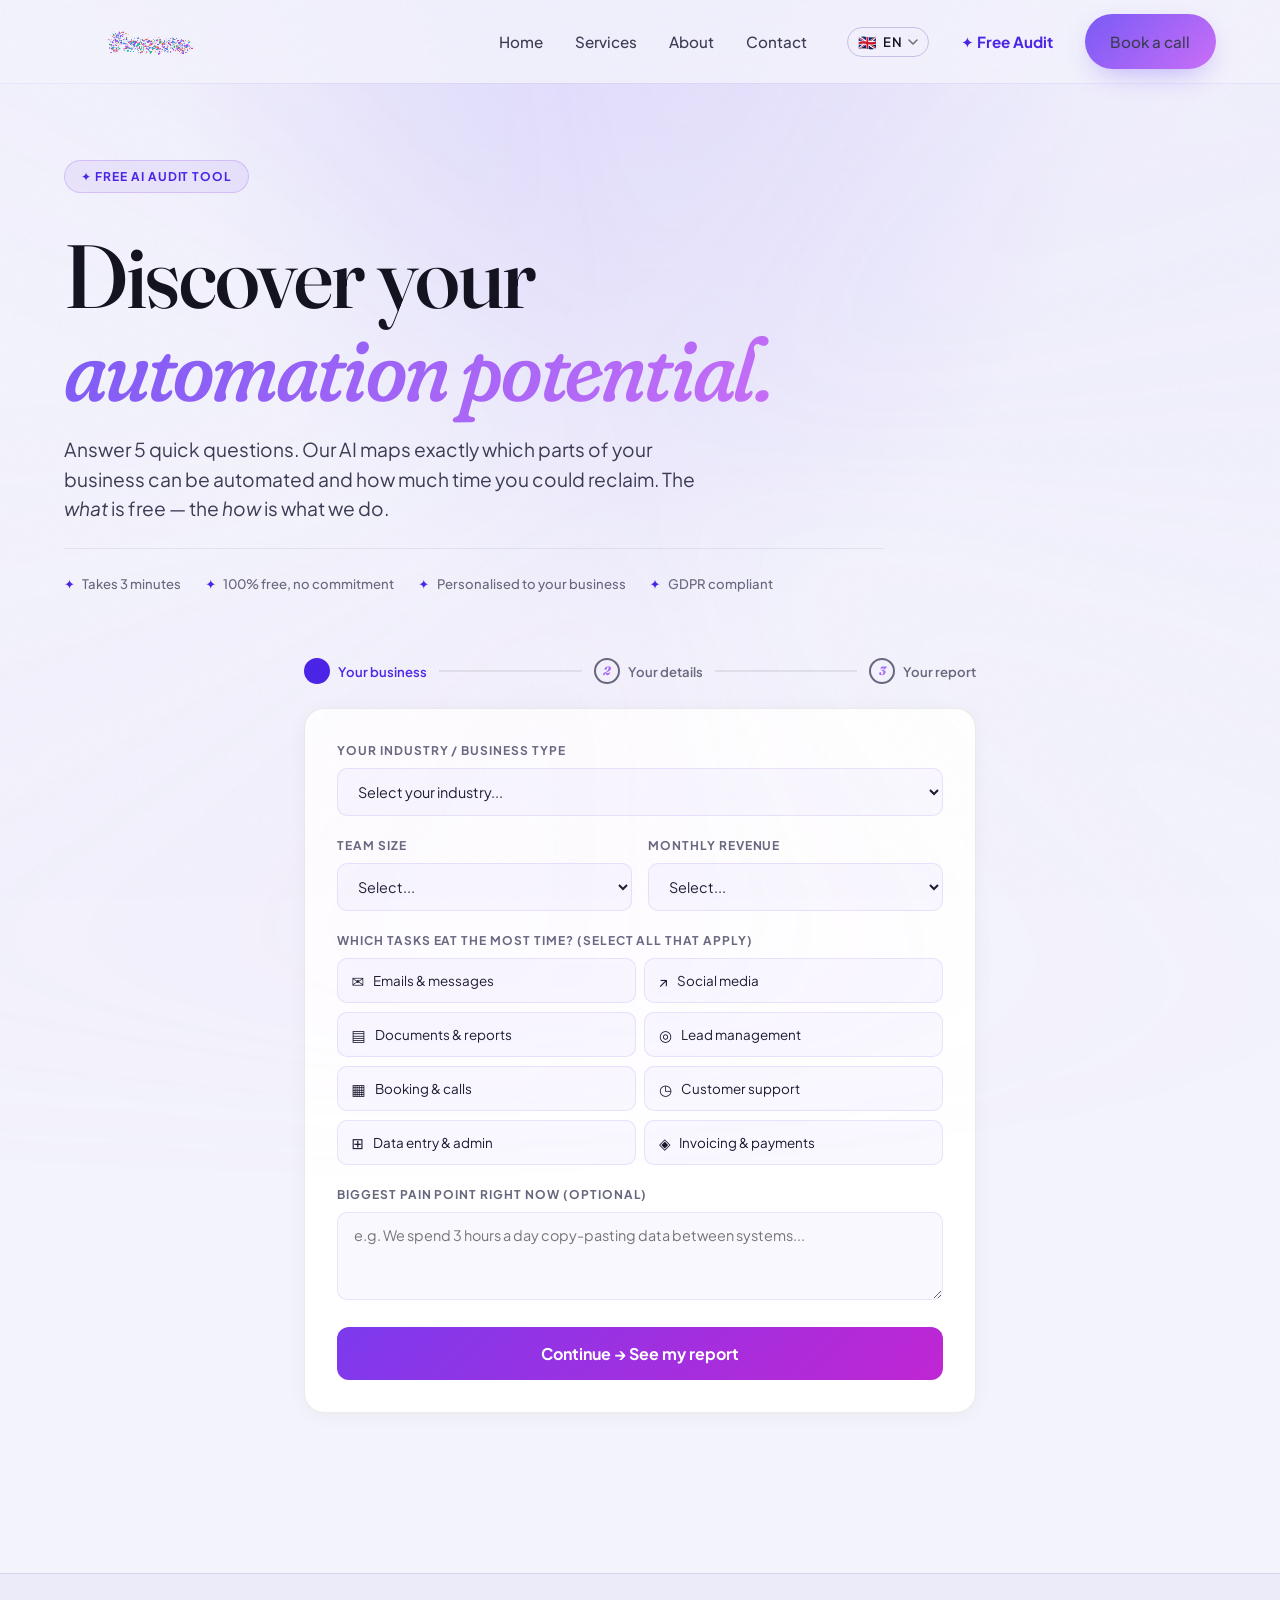
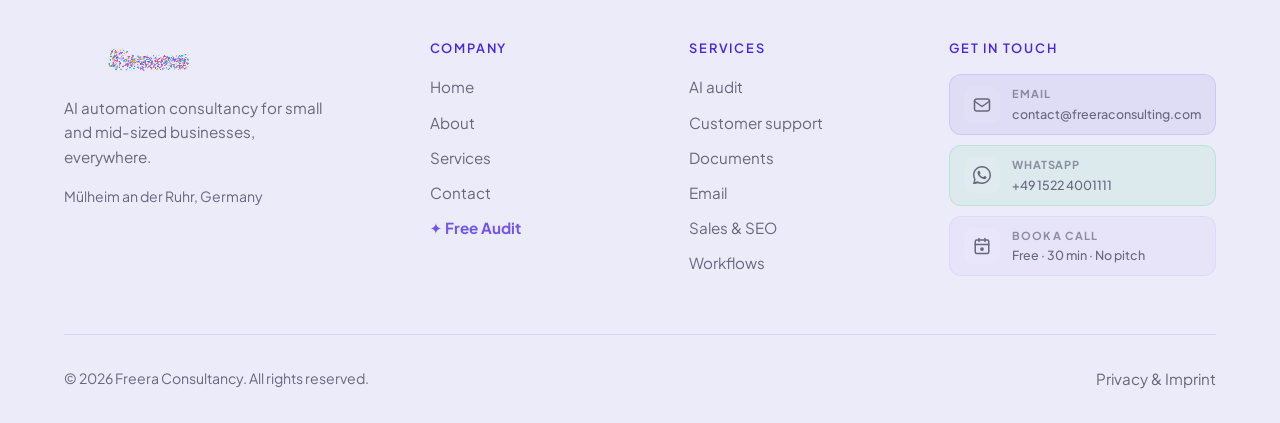
<file: Audit.html>
<!DOCTYPE html>
<html lang="en">
<head>
<meta charset="UTF-8">
<meta name="viewport" content="width=device-width, initial-scale=1.0">
<title>Free AI Audit — Freera AI Automation Consulting</title>
<meta name="description" content="Discover your automation potential in 5 minutes. Free AI audit reveals exactly which parts of your business can be automated and how much time you could save.">
<link rel="preconnect" href="https://fonts.googleapis.com">
<link rel="preconnect" href="https://fonts.gstatic.com" crossorigin>
<link href="https://fonts.googleapis.com/css2?family=Fraunces:ital,opsz,wght@0,9..144,400;0,9..144,500;0,9..144,600;0,9..144,700;0,9..144,900;1,9..144,500;1,9..144,700&family=Plus+Jakarta+Sans:wght@400;500;600;700&display=swap" rel="stylesheet">
<link rel="stylesheet" href="styles.css">
<link rel="icon" type="image/svg+xml" href="favicon.svg">
<link rel="shortcut icon" href="favicon.svg">
<style>
.audit-wrap{max-width:720px;margin:0 auto;padding:0 1.5rem 5rem}
.audit-nav-link{color:var(--purple-deep)!important;font-weight:700!important;white-space:nowrap}
.audit-badge{display:inline-flex;align-items:center;gap:6px;background:rgba(124,58,237,.08);border:1px solid rgba(124,58,237,.2);color:var(--purple-deep);padding:.35rem 1rem;border-radius:999px;font-size:.75rem;font-weight:700;letter-spacing:.08em;text-transform:uppercase;margin-bottom:1.25rem}
.audit-trust{display:flex;align-items:center;gap:1.5rem;flex-wrap:wrap;margin-top:1.5rem;padding-top:1.5rem;border-top:1px solid rgba(0,0,0,.06)}
.audit-trust-item{display:flex;align-items:center;gap:.45rem;font-size:.82rem;color:var(--muted);font-weight:500}
.audit-trust-item span:first-child{color:var(--purple-deep)}
.audit-steps{display:flex;align-items:center;margin:2rem 0 1.5rem}
.audit-step{display:flex;align-items:center;gap:.5rem;font-size:.82rem;font-weight:600;color:var(--muted)}
.audit-step.active{color:var(--purple-deep)}
.audit-step.done{color:#10b981}
.step-num{width:26px;height:26px;border-radius:50%;border:2px solid currentColor;display:flex;align-items:center;justify-content:center;font-size:.75rem;font-weight:700;flex-shrink:0}
.audit-step.done .step-num{background:#10b981;border-color:#10b981;color:#fff}
.audit-step.active .step-num{background:var(--purple-deep);border-color:var(--purple-deep);color:#fff}
.step-line{flex:1;height:2px;background:rgba(0,0,0,.08);margin:0 .75rem}
.step-line.done{background:#10b981}
.audit-card{background:#fff;border:1px solid rgba(0,0,0,.08);border-radius:20px;padding:2rem;margin-bottom:1rem;box-shadow:0 2px 20px rgba(0,0,0,.04)}
.audit-field{margin-bottom:1.25rem}
.audit-label{display:block;font-size:.75rem;font-weight:700;color:var(--muted);text-transform:uppercase;letter-spacing:.08em;margin-bottom:.5rem}
.audit-card select,.audit-card input[type="text"],.audit-card input[type="email"],.audit-card textarea{width:100%;background:#f9f8ff;border:1px solid rgba(124,58,237,.12);border-radius:10px;padding:.8rem 1rem;font-family:'Plus Jakarta Sans',sans-serif;font-size:.9rem;color:#1a1a2e;outline:none;transition:border-color .2s,box-shadow .2s}
.audit-card select:focus,.audit-card input:focus,.audit-card textarea:focus{border-color:rgba(124,58,237,.45);box-shadow:0 0 0 3px rgba(124,58,237,.07);background:#fff}
.audit-card textarea{resize:vertical;min-height:88px}
.audit-row2{display:grid;grid-template-columns:1fr 1fr;gap:1rem}
.audit-checks{display:grid;grid-template-columns:1fr 1fr;gap:.55rem;margin-top:.5rem}
.audit-chk{display:flex;align-items:center;gap:.55rem;padding:.6rem .85rem;background:#f9f8ff;border:1px solid rgba(124,58,237,.12);border-radius:10px;cursor:pointer;font-size:.84rem;color:#1a1a2e;transition:border-color .15s,background .15s;user-select:none}
.audit-chk:hover{border-color:rgba(124,58,237,.3);background:#f0eeff}
.audit-chk.on{border-color:rgba(124,58,237,.45);background:rgba(124,58,237,.07);color:#6d28d9;font-weight:600}
.audit-chk input{display:none}
.chk-icon{font-size:15px;flex-shrink:0}
.audit-btn-primary{width:100%;background:linear-gradient(135deg,#7c3aed,#c026d3);border:none;color:#fff;padding:1rem 1.5rem;border-radius:12px;font-family:'Plus Jakarta Sans',sans-serif;font-size:1rem;font-weight:700;cursor:pointer;margin-top:.5rem;transition:opacity .2s,transform .2s,box-shadow .2s;display:flex;align-items:center;justify-content:center;gap:.6rem}
.audit-btn-primary:hover{opacity:.9;transform:translateY(-2px);box-shadow:0 8px 30px rgba(124,58,237,.3)}
.audit-btn-secondary{width:100%;background:transparent;border:1px solid rgba(0,0,0,.1);color:var(--muted);padding:.7rem;border-radius:10px;font-family:'Plus Jakarta Sans',sans-serif;font-size:.85rem;cursor:pointer;margin-top:.6rem;transition:border-color .15s,color .15s}
.audit-btn-secondary:hover{border-color:rgba(124,58,237,.3);color:#6d28d9}
.audit-err{font-size:.84rem;color:#dc2626;margin-top:.6rem;display:none}
.lead-intro{display:flex;align-items:center;gap:.85rem;margin-bottom:1.5rem;padding-bottom:1.25rem;border-bottom:1px solid rgba(0,0,0,.07)}
.lead-icon{width:44px;height:44px;border-radius:12px;background:linear-gradient(135deg,#7c3aed,#c026d3);display:flex;align-items:center;justify-content:center;font-size:1.2rem;flex-shrink:0}
.lead-intro h3{font-size:1.05rem;font-weight:700;color:#1a1a2e}
.lead-intro p{font-size:.82rem;color:var(--muted);margin-top:2px}
.privacy-note{font-size:.78rem;color:var(--muted);display:flex;align-items:center;gap:.4rem;margin-top:.85rem;opacity:.8}
.audit-loading{display:none;flex-direction:column;align-items:center;gap:.85rem;padding:3rem 2rem;text-align:center}
.audit-spinner{width:48px;height:48px;border:3px solid rgba(124,58,237,.12);border-top-color:#7c3aed;border-radius:50%;animation:spin 1s linear infinite}
@keyframes spin{to{transform:rotate(360deg)}}
.audit-spin-label{font-size:.95rem;color:var(--muted)}
.audit-spin-step{font-size:.85rem;color:#7c3aed;font-weight:600}
.audit-result{display:none}
.result-top{display:flex;align-items:center;gap:.85rem;margin-bottom:1.5rem;padding-bottom:1.25rem;border-bottom:1px solid rgba(0,0,0,.07)}
.result-icon-box{width:44px;height:44px;border-radius:12px;background:linear-gradient(135deg,#7c3aed,#c026d3);display:flex;align-items:center;justify-content:center;font-size:1.3rem;flex-shrink:0}
.result-top h3{font-size:1.05rem;font-weight:700;color:#1a1a2e}
.result-top p{font-size:.8rem;color:var(--muted);margin-top:2px}
#resultBody{font-size:.92rem;line-height:1.85;color:#555}
#resultBody h2{font-family:'Fraunces',Georgia,serif;font-size:1.05rem;font-weight:700;color:#7c3aed;margin:1.5rem 0 .5rem;padding-bottom:.35rem;border-bottom:1px solid rgba(124,58,237,.1)}
#resultBody h2:first-child{margin-top:0}
#resultBody h3{font-size:.9rem;font-weight:700;color:#1a1a2e;margin:.9rem 0 .3rem}
#resultBody ul{padding-left:1.25rem;margin:.4rem 0 .75rem}
#resultBody li{margin-bottom:.4rem}
#resultBody strong{color:#1a1a2e}
#resultBody hr{border:none;border-top:1px solid rgba(0,0,0,.07);margin:1.25rem 0}
.result-actions{display:flex;gap:.75rem;margin-top:1.5rem;flex-wrap:wrap}
.action-btn{display:flex;align-items:center;gap:.5rem;padding:.65rem 1.1rem;border-radius:10px;font-family:'Plus Jakarta Sans',sans-serif;font-size:.85rem;font-weight:600;cursor:pointer;transition:all .18s;text-decoration:none;border:none}
.action-btn--share{background:rgba(124,58,237,.08);border:1px solid rgba(124,58,237,.2);color:#7c3aed}
.action-btn--share:hover{background:rgba(124,58,237,.15)}
.action-btn--download{background:rgba(16,185,129,.08);border:1px solid rgba(16,185,129,.2);color:#059669}
.action-btn--download:hover{background:rgba(16,185,129,.15)}
.audit-cta{background:linear-gradient(135deg,rgba(124,58,237,.06),rgba(192,38,211,.06));border:1px solid rgba(124,58,237,.18);border-radius:16px;padding:1.75rem;text-align:center;margin-top:1.5rem}
.audit-cta h4{font-family:'Fraunces',Georgia,serif;font-size:1.25rem;font-weight:700;color:#1a1a2e;margin-bottom:.4rem}
.audit-cta p{font-size:.9rem;color:var(--muted);margin-bottom:1.25rem;line-height:1.6}
.audit-cta-btn{display:inline-block;background:linear-gradient(135deg,#7c3aed,#c026d3);color:#fff;padding:.9rem 2rem;border-radius:12px;font-weight:700;font-size:.95rem;text-decoration:none;transition:opacity .2s,transform .2s}
.audit-cta-btn:hover{opacity:.9;transform:translateY(-2px);box-shadow:0 8px 30px rgba(124,58,237,.3)}
.toast{position:fixed;bottom:2rem;left:50%;transform:translateX(-50%) translateY(20px);background:#1a1a2e;color:#fff;padding:.65rem 1.25rem;border-radius:10px;font-size:.85rem;font-weight:600;opacity:0;transition:opacity .3s,transform .3s;pointer-events:none;z-index:9999}
.toast.show{opacity:1;transform:translateX(-50%) translateY(0)}
.footer-contact-links{display:flex;flex-direction:column;gap:10px;margin-top:4px}
.footer-contact-btn{display:flex;align-items:center;gap:12px;padding:10px 14px;border-radius:12px;text-decoration:none;transition:transform .18s,box-shadow .18s,background .18s;border:1px solid transparent}
.footer-contact-btn:hover{transform:translateY(-2px);box-shadow:0 6px 20px rgba(0,0,0,.15)}
.footer-contact-btn--email{background:rgba(100,80,200,.12);border-color:rgba(100,80,200,.2);color:#a78bfa}
.footer-contact-btn--email:hover{background:rgba(100,80,200,.2);color:#c4b5fd}
.footer-contact-btn--whatsapp{background:rgba(37,211,102,.1);border-color:rgba(37,211,102,.25);color:#25D366}
.footer-contact-btn--whatsapp:hover{background:rgba(37,211,102,.2);color:#4ade80}
.footer-contact-btn--call{background:rgba(180,140,255,.1);border-color:rgba(180,140,255,.2);color:#c4b5fd}
.footer-contact-btn--call:hover{background:rgba(180,140,255,.18);color:#e9d5ff}
.footer-contact-icon{display:flex;align-items:center;justify-content:center;width:36px;height:36px;border-radius:9px;background:rgba(255,255,255,.07);flex-shrink:0}
.footer-contact-text{display:flex;flex-direction:column;gap:1px;min-width:0}
.footer-contact-label{font-size:11px;font-weight:700;text-transform:uppercase;letter-spacing:.08em;opacity:.7}
.footer-contact-value{font-size:12.5px;font-weight:500;white-space:nowrap;overflow:hidden;text-overflow:ellipsis}
@media(max-width:560px){
  .audit-row2,.audit-checks{grid-template-columns:1fr}
  .audit-steps{flex-wrap:wrap;gap:.5rem}
  .step-line{display:none}
  .result-actions{flex-direction:column}
  .action-btn{width:100%;justify-content:center}
}
</style>
</head>
<body>

<nav class="nav">
  <div class="nav-inner">
    <a href="/" class="nav-logo">
      <canvas class="nav-logo-brand" id="navLogo" width="640" height="160"></canvas>
    </a>
    <ul class="nav-links" id="navLinks">
      <li><a href="/" data-i18n="nav_home">Home</a></li>
      <li><a href="services.html" data-i18n="nav_services">Services</a></li>
      <li><a href="about.html" data-i18n="nav_about">About</a></li>
      <li><a href="contact.html" data-i18n="nav_contact">Contact</a></li>
      <li><div class="lang-switcher"></div></li>
      <li><a href="audit.html" class="audit-nav-link">✦ Free Audit</a></li>
      <li><a href="contact.html" class="btn btn-primary" data-i18n="nav_book">Book a call <span class="btn-arrow">→</span></a></li>
    </ul>
    <button class="nav-toggle" id="navToggle">☰</button>
  </div>
</nav>

<section class="hero" style="padding-bottom:2rem;">
  <div class="container">
    <div style="max-width:820px;" class="animate-in">
      <div class="audit-badge">✦ Free AI Audit Tool</div>
      <h1 class="display-xl" style="margin:1rem 0 1.25rem;">
        Discover your <span class="italic">automation potential.</span>
      </h1>
      <p class="lead" style="max-width:640px;">
        Answer 5 quick questions. Our AI maps exactly which parts of your business can be automated and how much time you could reclaim. The <em>what</em> is free — the <em>how</em> is what we do.
      </p>
      <div class="audit-trust">
        <div class="audit-trust-item"><span>✦</span><span>Takes 3 minutes</span></div>
        <div class="audit-trust-item"><span>✦</span><span>100% free, no commitment</span></div>
        <div class="audit-trust-item"><span>✦</span><span>Personalised to your business</span></div>
        <div class="audit-trust-item"><span>✦</span><span>GDPR compliant</span></div>
      </div>
    </div>
  </div>
</section>

<div class="audit-wrap">

  <div class="audit-steps">
    <div class="audit-step active" id="stepEl1"><div class="step-num">1</div><span>Your business</span></div>
    <div class="step-line" id="line1"></div>
    <div class="audit-step" id="stepEl2"><div class="step-num">2</div><span>Your details</span></div>
    <div class="step-line" id="line2"></div>
    <div class="audit-step" id="stepEl3"><div class="step-num">3</div><span>Your report</span></div>
  </div>

  <!-- STEP 1 -->
  <div class="audit-card" id="formCard">
    <div class="audit-field">
      <label class="audit-label">Your industry / business type</label>
      <select id="industry">
        <option value="">Select your industry...</option>
        <option>E-commerce / Retail</option>
        <option>Marketing Agency</option>
        <option>Real Estate</option>
        <option>Healthcare / Clinic</option>
        <option>Legal / Law Firm</option>
        <option>Recruitment / HR</option>
        <option>SaaS / Tech Startup</option>
        <option>Coaching / Consulting</option>
        <option>Finance / Accounting</option>
        <option>Restaurant / Hospitality</option>
        <option>Other / General Business</option>
      </select>
    </div>
    <div class="audit-row2">
      <div class="audit-field">
        <label class="audit-label">Team size</label>
        <select id="teamSize">
          <option value="">Select...</option>
          <option>Just me (solo)</option>
          <option>2–5 people</option>
          <option>6–20 people</option>
          <option>21–50 people</option>
          <option>50+ people</option>
        </select>
      </div>
      <div class="audit-field">
        <label class="audit-label">Monthly revenue</label>
        <select id="revenue">
          <option value="">Select...</option>
          <option>Pre-revenue</option>
          <option>Under €5,000</option>
          <option>€5,000 – €20,000</option>
          <option>€20,000 – €100,000</option>
          <option>€100,000+</option>
        </select>
      </div>
    </div>
    <div class="audit-field">
      <label class="audit-label">Which tasks eat the most time? (select all that apply)</label>
      <div class="audit-checks" id="taskChecks">
        <label class="audit-chk"><input type="checkbox" value="Responding to emails and messages"><span class="chk-icon">✉</span> Emails & messages</label>
        <label class="audit-chk"><input type="checkbox" value="Posting and managing social media"><span class="chk-icon">↗</span> Social media</label>
        <label class="audit-chk"><input type="checkbox" value="Creating documents, proposals and reports"><span class="chk-icon">▤</span> Documents & reports</label>
        <label class="audit-chk"><input type="checkbox" value="Managing and qualifying leads"><span class="chk-icon">◎</span> Lead management</label>
        <label class="audit-chk"><input type="checkbox" value="Booking and managing appointments"><span class="chk-icon">▦</span> Booking & calls</label>
        <label class="audit-chk"><input type="checkbox" value="Customer support and FAQ handling"><span class="chk-icon">◷</span> Customer support</label>
        <label class="audit-chk"><input type="checkbox" value="Data entry and admin tasks"><span class="chk-icon">⊞</span> Data entry & admin</label>
        <label class="audit-chk"><input type="checkbox" value="Invoicing and payment follow-ups"><span class="chk-icon">◈</span> Invoicing & payments</label>
      </div>
    </div>
    <div class="audit-field">
      <label class="audit-label">Biggest pain point right now (optional)</label>
      <textarea id="painPoint" placeholder="e.g. We spend 3 hours a day copy-pasting data between systems..."></textarea>
    </div>
    <p class="audit-err" id="err1">Please fill in your industry, team size, revenue and select at least one task.</p>
    <button class="audit-btn-primary" id="btnStep1">Continue → See my report</button>
  </div>

  <!-- STEP 2 -->
  <div class="audit-card" id="leadCard" style="display:none;">
    <div class="lead-intro">
      <div class="lead-icon">✦</div>
      <div>
        <h3>Almost there — where should we send your report?</h3>
        <p>Enter your details and we'll generate your report instantly.</p>
      </div>
    </div>
    <div class="audit-row2">
      <div class="audit-field">
        <label class="audit-label">Your name</label>
        <input type="text" id="leadName" placeholder="Your name">
      </div>
      <div class="audit-field">
        <label class="audit-label">Work email</label>
        <input type="email" id="leadEmail" placeholder="you@company.com">
      </div>
    </div>
    <div class="audit-field">
      <label class="audit-label">Company name (optional)</label>
      <input type="text" id="leadCompany" placeholder="Your company">
    </div>
    <div class="privacy-note">🔒 We never spam. Your details personalise your report and allow us to follow up — opt out any time.</div>
    <p class="audit-err" id="err2">Please enter your name and a valid email address.</p>
    <button class="audit-btn-primary" id="generateBtn">✦ Generate my free audit report</button>
    <button class="audit-btn-secondary" id="btnBack">← Back</button>
  </div>

  <!-- LOADING -->
  <div class="audit-card audit-loading" id="loadingCard">
    <div class="audit-spinner"></div>
    <div class="audit-spin-label">Analysing your business...</div>
    <div class="audit-spin-step" id="loadStep">Identifying automation opportunities</div>
  </div>

  <!-- RESULT -->
  <div class="audit-card audit-result" id="resultCard">
    <div class="result-top">
      <div class="result-icon-box">⚡</div>
      <div>
        <h3 id="resultTitle">Your automation audit report</h3>
        <p>Powered by Freera AI · Generated for your business specifically</p>
      </div>
    </div>
    <div id="resultBody"></div>
    <div class="result-actions">
      <button class="action-btn action-btn--share" id="btnShare">
        <svg width="15" height="15" viewBox="0 0 24 24" fill="none" stroke="currentColor" stroke-width="2" stroke-linecap="round" stroke-linejoin="round"><circle cx="18" cy="5" r="3"/><circle cx="6" cy="12" r="3"/><circle cx="18" cy="19" r="3"/><line x1="8.59" y1="13.51" x2="15.42" y2="17.49"/><line x1="15.41" y1="6.51" x2="8.59" y2="10.49"/></svg>
        Copy report
      </button>
      <button class="action-btn action-btn--download" id="btnDownload">
        <svg width="15" height="15" viewBox="0 0 24 24" fill="none" stroke="currentColor" stroke-width="2" stroke-linecap="round" stroke-linejoin="round"><path d="M21 15v4a2 2 0 0 1-2 2H5a2 2 0 0 1-2-2v-4"/><polyline points="7 10 12 15 17 10"/><line x1="12" y1="15" x2="12" y2="3"/></svg>
        Download
      </button>
    </div>
    <div class="audit-cta">
      <h4>Ready to make this happen?</h4>
      <p>We know the exact tools, workflows and builds that deliver these results. Book a free 30-minute call — we'll show you the how, no sales pitch.</p>
      <a class="audit-cta-btn" href="https://cal.com/freera/discovery" target="_blank" rel="noopener">📅 Book my free strategy call →</a>
    </div>
    <button class="audit-btn-secondary" id="btnRestart" style="margin-top:1rem;">← Run another audit</button>
  </div>

</div>

<footer class="footer">
  <div class="container">
    <div class="footer-grid">
      <div>
        <canvas class="footer-logo-canvas" id="footerLogo" width="640" height="160"></canvas>
        <p class="footer-tagline" data-i18n="footer_tagline">AI automation consultancy for small and mid-sized businesses, everywhere.</p>
        <address style="font-style:normal;font-size:.88rem;color:var(--muted);line-height:1.6;margin-top:.8rem;">Mülheim an der Ruhr, Germany</address>
      </div>
      <div>
        <h5 data-i18n="footer_company">Company</h5>
        <ul>
          <li><a href="/" data-i18n="nav_home">Home</a></li>
          <li><a href="about.html" data-i18n="nav_about">About</a></li>
          <li><a href="services.html" data-i18n="nav_services">Services</a></li>
          <li><a href="contact.html" data-i18n="nav_contact">Contact</a></li>
          <li><a href="audit.html" class="audit-nav-link">✦ Free Audit</a></li>
        </ul>
      </div>
      <div>
        <h5 data-i18n="footer_services">Services</h5>
        <ul>
          <li><a href="services.html">AI audit</a></li>
          <li><a href="services.html">Customer support</a></li>
          <li><a href="services.html">Documents</a></li>
          <li><a href="services.html">Email</a></li>
          <li><a href="services.html">Sales &amp; SEO</a></li>
          <li><a href="services.html">Workflows</a></li>
        </ul>
      </div>
      <div>
        <h5 data-i18n="footer_contact_h">Get in touch</h5>
        <div class="footer-contact-links">
          <a href="mailto:contact@freeraconsulting.com" class="footer-contact-btn footer-contact-btn--email">
            <span class="footer-contact-icon"><svg width="18" height="18" viewBox="0 0 24 24" fill="none" stroke="currentColor" stroke-width="2" stroke-linecap="round" stroke-linejoin="round"><rect x="2" y="4" width="20" height="16" rx="3"/><path d="M2 7l10 7 10-7"/></svg></span>
            <span class="footer-contact-text"><span class="footer-contact-label">Email</span><span class="footer-contact-value">contact@freeraconsulting.com</span></span>
          </a>
          <a href="https://wa.me/4915224001111" target="_blank" rel="noopener" class="footer-contact-btn footer-contact-btn--whatsapp">
            <span class="footer-contact-icon"><svg width="18" height="18" viewBox="0 0 24 24" fill="currentColor"><path d="M17.472 14.382c-.297-.149-1.758-.867-2.03-.967-.273-.099-.471-.148-.67.15-.197.297-.767.966-.94 1.164-.173.199-.347.223-.644.075-.297-.15-1.255-.463-2.39-1.475-.883-.788-1.48-1.761-1.653-2.059-.173-.297-.018-.458.13-.606.134-.133.298-.347.446-.52.149-.174.198-.298.298-.497.099-.198.05-.371-.025-.52-.075-.149-.669-1.612-.916-2.207-.242-.579-.487-.5-.669-.51-.173-.008-.371-.01-.57-.01-.198 0-.52.074-.792.372-.272.297-1.04 1.016-1.04 2.479 0 1.462 1.065 2.875 1.213 3.074.149.198 2.096 3.2 5.077 4.487.709.306 1.262.489 1.694.625.712.227 1.36.195 1.871.118.571-.085 1.758-.719 2.006-1.413.248-.694.248-1.289.173-1.413-.074-.124-.272-.198-.57-.347z"/><path d="M12 0C5.373 0 0 5.373 0 12c0 2.124.558 4.118 1.531 5.845L.057 23.516a.75.75 0 0 0 .927.927l5.671-1.474A11.945 11.945 0 0 0 12 24c6.627 0 12-5.373 12-12S18.627 0 12 0zm0 22c-1.9 0-3.678-.513-5.207-1.408l-.372-.22-3.867 1.005 1.025-3.755-.242-.386A9.955 9.955 0 0 1 2 12C2 6.477 6.477 2 12 2s10 4.477 10 10-4.477 10-10 10z"/></svg></span>
            <span class="footer-contact-text"><span class="footer-contact-label">WhatsApp</span><span class="footer-contact-value">+49 1522 4001111</span></span>
          </a>
          <a href="contact.html" class="footer-contact-btn footer-contact-btn--call">
            <span class="footer-contact-icon"><svg width="18" height="18" viewBox="0 0 24 24" fill="none" stroke="currentColor" stroke-width="2" stroke-linecap="round" stroke-linejoin="round"><rect x="3" y="4" width="18" height="18" rx="2"/><path d="M16 2v4M8 2v4M3 10h18"/><circle cx="12" cy="16" r="1.5" fill="currentColor"/></svg></span>
            <span class="footer-contact-text"><span class="footer-contact-label" data-i18n="nav_book">Book a call</span><span class="footer-contact-value">Free · 30 min · No pitch</span></span>
          </a>
        </div>
      </div>
    </div>
    <div class="footer-bottom">
      <div data-i18n="footer_copy">© 2026 Freera Consultancy. All rights reserved.</div>
      <div><a href="privacy.html" data-i18n="footer_legal">Privacy &amp; Imprint</a></div>
    </div>
  </div>
</footer>

<div class="toast" id="toast"></div>

<!-- Scripts at bottom — logo.js and lang.js load synchronously before inline script runs -->
<script src="logo.js"></script>
<script src="lang.js"></script>
<script>
// All scripts run after logo.js and lang.js are loaded — no DOMContentLoaded needed
createFreeraLogo('navLogo',    { text:'Freera', fontSize:100, textX:320, textY:88, step:3, interactive:false, sparkles:false, trail:false });
createFreeraLogo('footerLogo', { text:'Freera', fontSize:100, textX:320, textY:88, step:3, interactive:false, sparkles:false, trail:false });
initLang();

// Mobile nav
document.getElementById('navToggle').addEventListener('click', function() {
  document.getElementById('navLinks').classList.toggle('open');
});
document.querySelectorAll('.nav-links a').forEach(function(a) {
  a.addEventListener('click', function() { document.getElementById('navLinks').classList.remove('open'); });
});

// Checkbox styling
document.querySelectorAll('.audit-chk').forEach(function(lbl) {
  lbl.addEventListener('click', function() {
    var cb = lbl.querySelector('input');
    setTimeout(function() { lbl.classList.toggle('on', cb.checked); }, 0);
  });
});

// ── Step manager ──────────────────────────────────────────────────────────────
function setStep(n) {
  [1,2,3].forEach(function(i) {
    var el  = document.getElementById('stepEl' + i);
    var num = el.querySelector('.step-num');
    el.classList.remove('active','done');
    if (i < n)       { el.classList.add('done');   num.textContent = '✓'; }
    else if (i === n) { el.classList.add('active'); num.textContent = i;   }
    else              {                             num.textContent = i;   }
    if (i < 3) document.getElementById('line' + i).classList.toggle('done', i < n);
  });
}

// ── Step 1 → Step 2 ──────────────────────────────────────────────────────────
document.getElementById('btnStep1').addEventListener('click', function() {
  var industry = document.getElementById('industry').value;
  var teamSize = document.getElementById('teamSize').value;
  var revenue  = document.getElementById('revenue').value;
  var tasks    = document.querySelectorAll('#taskChecks input:checked');
  var err      = document.getElementById('err1');
  if (!industry || !teamSize || !revenue || tasks.length === 0) {
    err.style.display = 'block'; return;
  }
  err.style.display = 'none';
  document.getElementById('formCard').style.display = 'none';
  document.getElementById('leadCard').style.display = 'block';
  setStep(2);
  window.scrollTo({ top: 0, behavior: 'smooth' });
});

// ── Back ──────────────────────────────────────────────────────────────────────
document.getElementById('btnBack').addEventListener('click', function() {
  document.getElementById('leadCard').style.display = 'none';
  document.getElementById('formCard').style.display = 'block';
  setStep(1);
  window.scrollTo({ top: 0, behavior: 'smooth' });
});

// ── Generate report ───────────────────────────────────────────────────────────
var loadingMessages = [
  'Identifying automation opportunities...',
  'Analysing your industry patterns...',
  'Calculating time & cost savings...',
  'Building your personalised report...'
];

document.getElementById('generateBtn').addEventListener('click', async function() {
  var name    = document.getElementById('leadName').value.trim();
  var email   = document.getElementById('leadEmail').value.trim();
  var company = document.getElementById('leadCompany').value.trim();
  var err2    = document.getElementById('err2');

  if (!name || !email || !email.includes('@')) {
    err2.style.display = 'block'; return;
  }
  err2.style.display = 'none';

  var industry  = document.getElementById('industry').value;
  var teamSize  = document.getElementById('teamSize').value;
  var revenue   = document.getElementById('revenue').value;
  var painPoint = document.getElementById('painPoint').value.trim();
  var tasks     = Array.from(document.querySelectorAll('#taskChecks input:checked')).map(function(c) { return c.value; });

  document.getElementById('leadCard').style.display = 'none';
  var loadCard = document.getElementById('loadingCard');
  loadCard.style.display = 'flex';
  setStep(3);

  var si = 0;
  var timer = setInterval(function() {
    si = (si + 1) % loadingMessages.length;
    document.getElementById('loadStep').textContent = loadingMessages[si];
  }, 1800);

  // Capture lead silently
  fetch('https://formspree.io/f/xgorlake', {
    method: 'POST',
    headers: { 'Content-Type': 'application/json' },
    body: JSON.stringify({
      _subject: 'New AI Audit Lead — Freera',
      name: name, email: email, company: company,
      industry: industry, teamSize: teamSize, revenue: revenue,
      tasks: tasks.join(', '), painPoint: painPoint
    })
  }).catch(function() {});

  var prompt = 'You are an expert AI automation consultant at Freera, a premium AI consulting firm based in Germany.\n\n'
    + 'A potential client has completed a free automation audit. Produce a detailed, personalised audit report.\n\n'
    + 'CLIENT DETAILS:\n'
    + '- Name: ' + name + '\n'
    + '- Company: ' + (company || 'Not specified') + '\n'
    + '- Industry: ' + industry + '\n'
    + '- Team size: ' + teamSize + '\n'
    + '- Monthly revenue: ' + revenue + '\n'
    + '- Time-consuming tasks: ' + tasks.join(', ') + '\n'
    + '- Biggest pain point: ' + (painPoint || 'Not specified') + '\n\n'
    + 'Write a professional audit report in clean HTML using ONLY: <h2>, <h3>, <ul>, <li>, <strong>, <hr>. No divs, no classes.\n\n'
    + 'Structure:\n'
    + '1. <h2>Automation score: [X]/10</h2> — Address ' + name + ' by name. 2-sentence personalised summary.\n'
    + '2. <h2>Top automation opportunities</h2> — 4-5 specific automations for their industry and tasks. Name each, explain what it achieves, state realistic saving (e.g. "saves ~5 hrs/week").\n'
    + '3. <h2>Quick wins — start this week</h2> — 2-3 automations producing results in under 2 weeks.\n'
    + '4. <h2>Estimated monthly impact</h2> — Hours saved, euro cost saving, revenue uplift. Realistic for their size.\n'
    + '5. <h2>Your 90-day roadmap</h2> — Month 1, Months 2-3, Month 3+.\n'
    + '6. <h2>Freera\'s recommendation</h2> — Short, direct, personal note to ' + name + '.\n\n'
    + 'CRITICAL: Never reveal HOW to build automations, which tools to use, or technical details. Only WHAT each achieves. ~550 words. Be specific. Use real numbers.';

  try {
    var res  = await fetch('https://api.anthropic.com/v1/messages', {
      method: 'POST',
      headers: { 'Content-Type': 'application/json' },
      body: JSON.stringify({
        model: 'claude-sonnet-4-20250514',
        max_tokens: 1000,
        messages: [{ role: 'user', content: prompt }]
      })
    });
    var data = await res.json();
    var html = (data.content || []).map(function(b) { return b.text || ''; }).join('');

    clearInterval(timer);
    loadCard.style.display = 'none';
    document.getElementById('resultTitle').textContent = name + "'s automation audit report";
    document.getElementById('resultBody').innerHTML = html;
    document.getElementById('resultCard').style.display = 'block';
    document.getElementById('resultCard').scrollIntoView({ behavior: 'smooth' });

  } catch(e) {
    clearInterval(timer);
    loadCard.style.display = 'none';
    document.getElementById('leadCard').style.display = 'block';
    document.getElementById('err2').textContent = 'Something went wrong. Please try again.';
    document.getElementById('err2').style.display = 'block';
    setStep(2);
  }
});

// ── Share ─────────────────────────────────────────────────────────────────────
document.getElementById('btnShare').addEventListener('click', function() {
  var text = document.getElementById('resultBody').innerText;
  var full = 'My Freera AI Automation Audit\n' + window.location.href + '\n\n' + text;
  navigator.clipboard.writeText(full)
    .then(function() { showToast('✓ Report copied to clipboard'); })
    .catch(function() { showToast('Select and copy the text manually'); });
});

// ── Download ──────────────────────────────────────────────────────────────────
document.getElementById('btnDownload').addEventListener('click', function() {
  var name    = document.getElementById('leadName').value.trim() || 'Freera';
  var text    = document.getElementById('resultBody').innerText;
  var content = 'FREERA AI AUTOMATION AUDIT REPORT\n'
    + 'Generated for: ' + name + '\n'
    + 'Date: ' + new Date().toLocaleDateString('en-GB') + '\n'
    + 'freeraconsulting.com\n\n'
    + '═══════════════════════════════════════\n\n'
    + text + '\n\n'
    + '═══════════════════════════════════════\n'
    + 'Ready to implement? Book a free call:\n'
    + 'https://cal.com/freera/discovery\n'
    + 'contact@freeraconsulting.com · +49 1522 4001111';
  var blob = new Blob([content], { type: 'text/plain' });
  var a    = document.createElement('a');
  a.href   = URL.createObjectURL(blob);
  a.download = 'Freera-AI-Audit-' + name.replace(/\s+/g, '-') + '.txt';
  a.click();
  URL.revokeObjectURL(a.href);
  showToast('✓ Report downloaded');
});

// ── Restart ───────────────────────────────────────────────────────────────────
document.getElementById('btnRestart').addEventListener('click', function() {
  document.getElementById('resultCard').style.display = 'none';
  document.getElementById('formCard').style.display   = 'block';
  ['industry','teamSize','revenue','painPoint','leadName','leadEmail','leadCompany'].forEach(function(id) {
    document.getElementById(id).value = '';
  });
  document.querySelectorAll('#taskChecks input').forEach(function(c) { c.checked = false; });
  document.querySelectorAll('.audit-chk').forEach(function(l) { l.classList.remove('on'); });
  document.getElementById('err1').style.display = 'none';
  document.getElementById('err2').style.display = 'none';
  setStep(1);
  window.scrollTo({ top: 0, behavior: 'smooth' });
});

// ── Toast ─────────────────────────────────────────────────────────────────────
function showToast(msg) {
  var t = document.getElementById('toast');
  t.textContent = msg;
  t.classList.add('show');
  setTimeout(function() { t.classList.remove('show'); }, 2800);
}
</script>
</body>
</html>
</file>
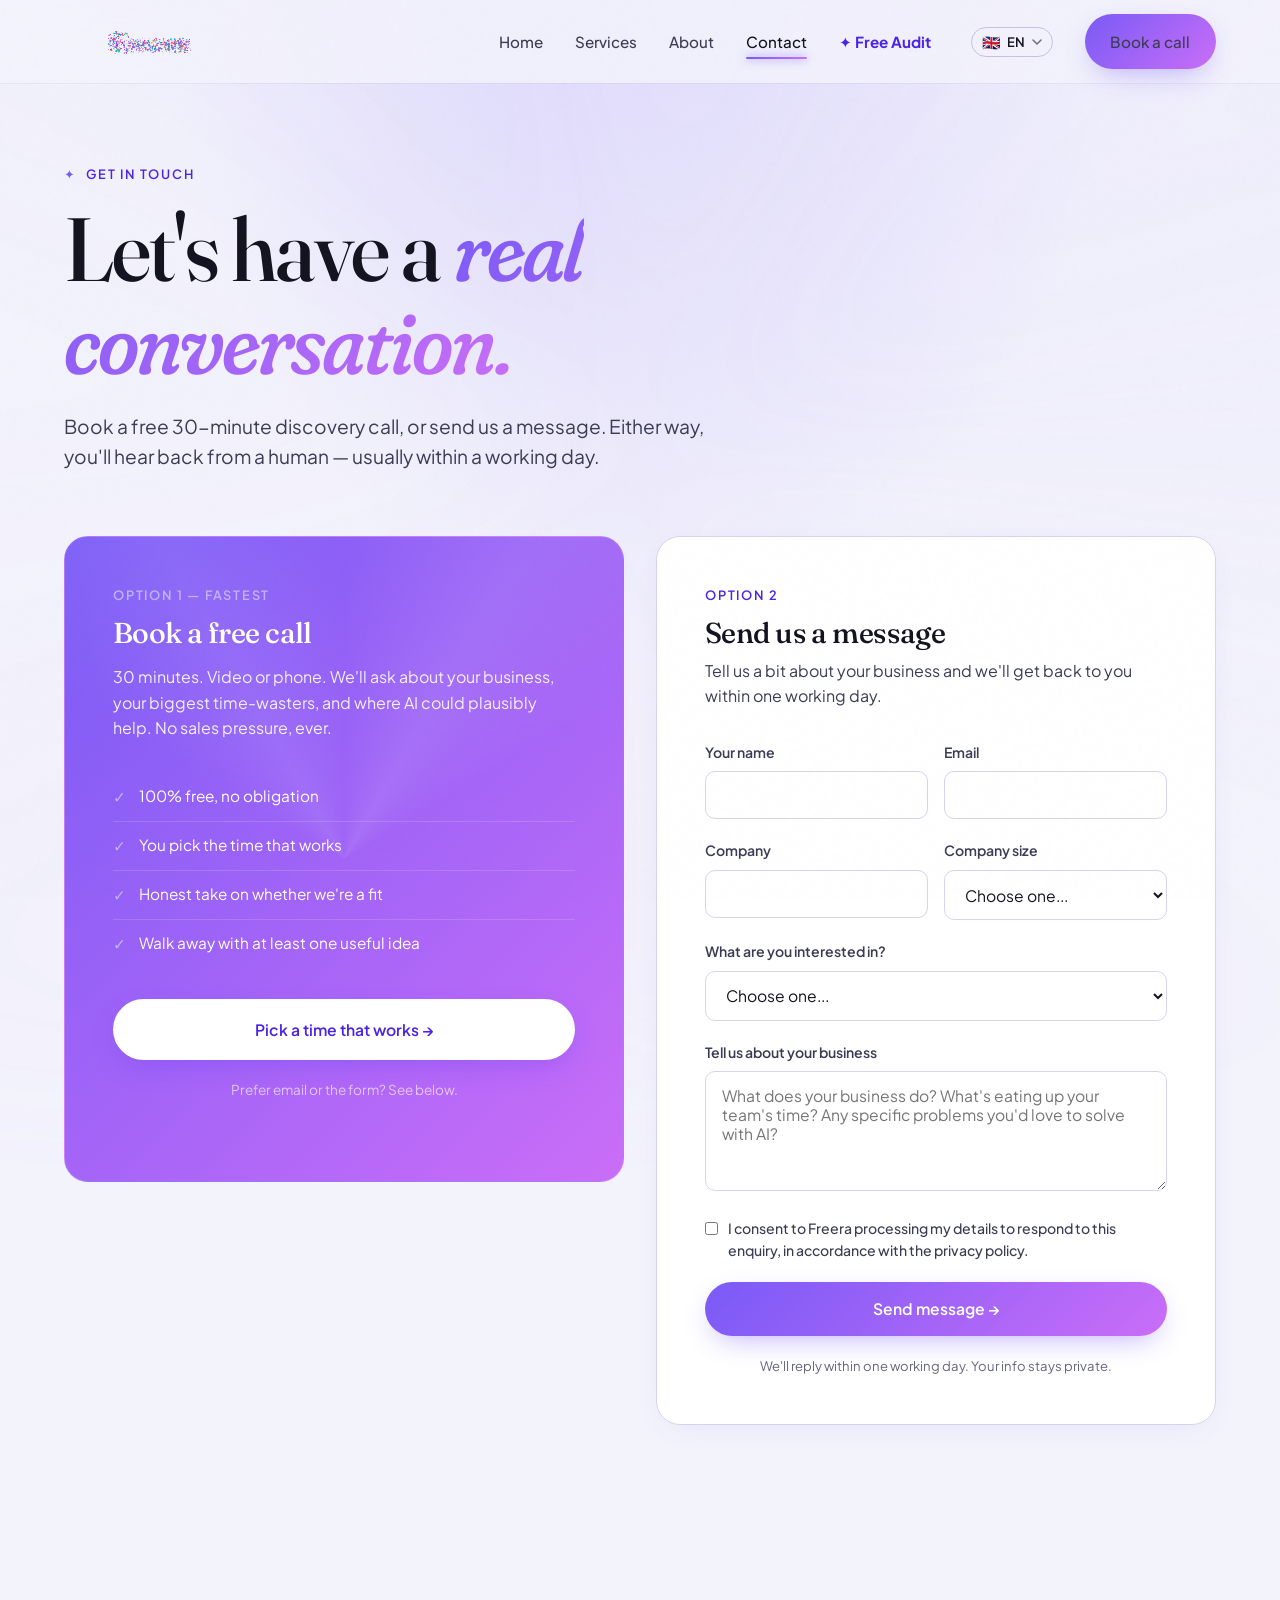
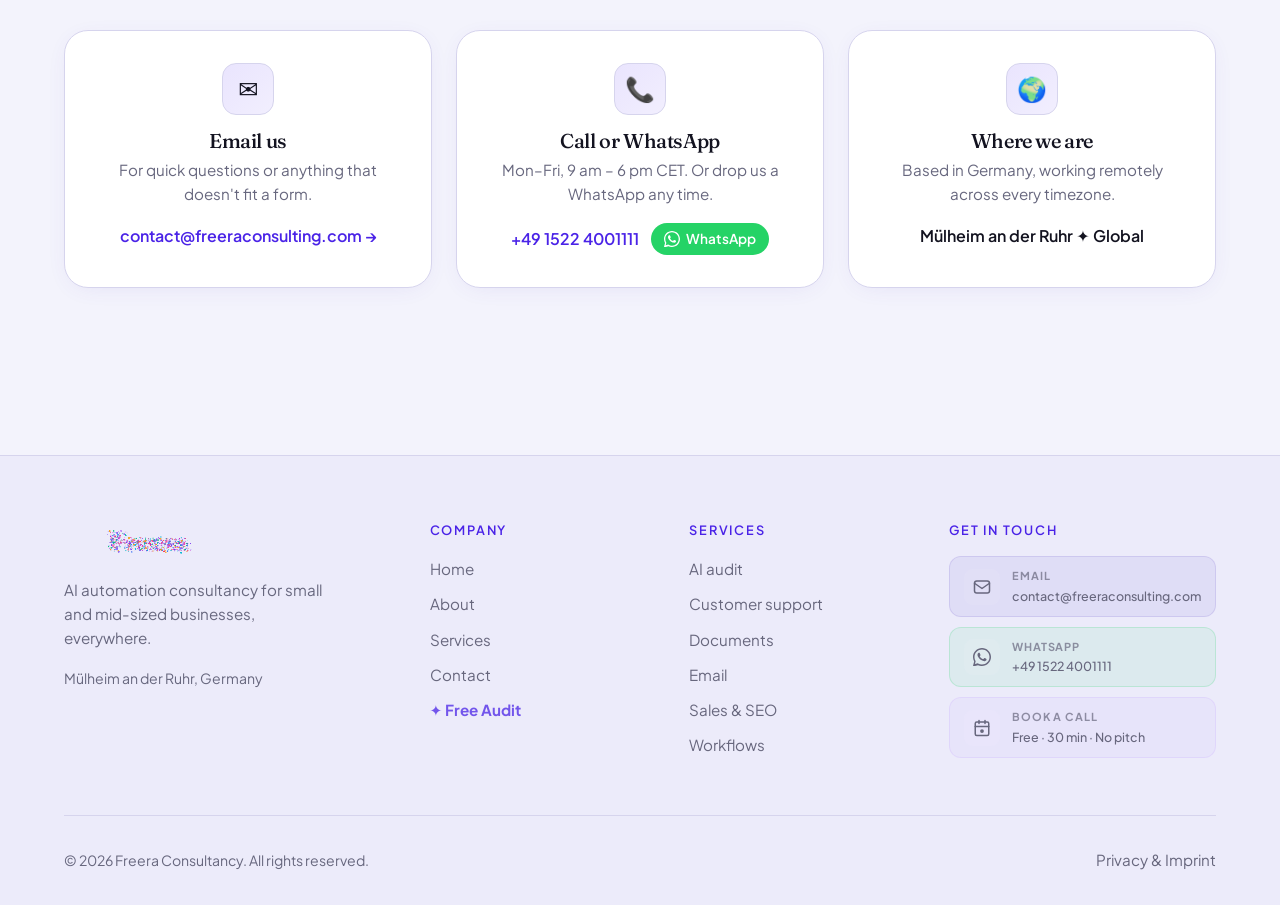
<file: contact.html>
<!DOCTYPE html>
<html lang="en">
<head>
<meta charset="UTF-8">
<meta name="viewport" content="width=device-width, initial-scale=1.0">
<title>Contact — Freera AI Automation Consulting</title>
<meta name="description" content="Book a free 30-minute discovery call or send us a message. contact@freeraconsulting.com · +49 1522 4001111">
<link rel="preconnect" href="https://fonts.googleapis.com">
<link rel="preconnect" href="https://fonts.gstatic.com" crossorigin>
<link href="https://fonts.googleapis.com/css2?family=Fraunces:ital,opsz,wght@0,9..144,400;0,9..144,500;0,9..144,600;0,9..144,700;0,9..144,900;1,9..144,500;1,9..144,700&family=Plus+Jakarta+Sans:wght@400;500;600;700&display=swap" rel="stylesheet">
<link rel="stylesheet" href="styles.css">
<link rel="icon" type="image/svg+xml" href="favicon.svg">
<link rel="shortcut icon" href="favicon.svg">
<style>.audit-nav-link{color:var(--purple-deep)!important;font-weight:700!important;white-space:nowrap}</style>
</head>
<body>

<nav class="nav">
  <div class="nav-inner">
    <a href="/" class="nav-logo">
      <canvas class="nav-logo-brand" id="navLogo" width="640" height="160"></canvas>
    </a>
    <ul class="nav-links" id="navLinks">
      <li><a href="/" data-i18n="nav_home">Home</a></li>
      <li><a href="services.html" data-i18n="nav_services">Services</a></li>
      <li><a href="about.html" data-i18n="nav_about">About</a></li>
      <li><a href="contact.html" class="active" data-i18n="nav_contact">Contact</a></li>
      <li><a href="audit.html" class="audit-nav-link">✦ Free Audit</a></li>
      <li>
        <div class="lang-switcher"></div>
      </li>
      <li><a href="contact.html" class="btn btn-primary" data-i18n="nav_book">Book a call <span class="btn-arrow">→</span></a></li>
    </ul>
    <button class="nav-toggle" onclick="document.getElementById('navLinks').classList.toggle('open')">☰</button>
  </div>
</nav>

<section class="hero" style="padding-bottom:2rem;">
  <div class="container">
    <div style="max-width:820px;" class="animate-in">
      <span class="eyebrow" data-i18n="contact_eyebrow">Get in touch</span>
      <h1 class="display-xl" style="margin:1rem 0 1.5rem;" data-i18n="contact_title">Let's have a <span class="italic">real conversation.</span></h1>
      <p class="lead" style="max-width:680px;" data-i18n="contact_lead">Book a free 30-minute discovery call, or send us a message. Either way, you'll hear back from a human — usually within a working day.</p>
    </div>
  </div>
</section>

<section style="padding-top:2rem;">
  <div class="container">
    <div class="contact-grid">

      <!-- Booking card -->
      <div class="booking-card">
        <div style="font-size:0.8rem; font-weight:600; text-transform:uppercase; letter-spacing:0.14em; color:var(--purple-pale); margin-bottom:0.8rem;" data-i18n="contact_opt1_label">Option 1 — fastest</div>
        <h3 data-i18n="contact_opt1_h">Book a free call</h3>
        <p data-i18n="contact_opt1_p">30 minutes. Video or phone. We'll ask about your business, your biggest time-wasters, and where AI could plausibly help. No sales pressure, ever.</p>
        <ul class="booking-list">
          <li><span class="check">✓</span> <span data-i18n="contact_li1">100% free, no obligation</span></li>
          <li><span class="check">✓</span> <span data-i18n="contact_li2">You pick the time that works</span></li>
          <li><span class="check">✓</span> <span data-i18n="contact_li3">Honest take on whether we're a fit</span></li>
          <li><span class="check">✓</span> <span data-i18n="contact_li4">Walk away with at least one useful idea</span></li>
        </ul>
        <a href="https://cal.eu/freera-consulting/discovery-call" class="btn btn-primary" style="width:100%; justify-content:center; padding:1.1rem;" data-i18n="contact_cta">Pick a time that works →</a>
        <p style="font-size:0.85rem; opacity:0.7; margin-top:1.2rem; text-align:center;" data-i18n="contact_or">Prefer email or the form? See below.</p>
      </div>

      <!-- Form -->
      <div>
        <div class="form-wrap">
          <div style="font-size:0.8rem; font-weight:600; text-transform:uppercase; letter-spacing:0.14em; color:var(--purple-deep); margin-bottom:0.8rem;" data-i18n="contact_opt2_label">Option 2</div>
          <h2 style="font-family:var(--font-display); font-size:1.8rem; margin-bottom:0.6rem;" data-i18n="contact_opt2_h">Send us a message</h2>
          <p style="color:var(--muted-strong); margin-bottom:2rem;" data-i18n="contact_opt2_p">Tell us a bit about your business and we'll get back to you within one working day.</p>

          <form action="https://formspree.io/f/xgorlake" method="POST">
            <input type="hidden" name="_subject" value="New enquiry — Freera website">

            <div class="form-row">
              <div class="form-group">
                <label for="name" data-i18n="contact_f_name">Your name</label>
                <input type="text" id="name" name="name" required>
              </div>
              <div class="form-group">
                <label for="email" data-i18n="contact_f_email">Email</label>
                <input type="email" id="email" name="email" required>
              </div>
            </div>

            <div class="form-row">
              <div class="form-group">
                <label for="company" data-i18n="contact_f_company">Company</label>
                <input type="text" id="company" name="company">
              </div>
              <div class="form-group">
                <label for="size" data-i18n="contact_f_size">Company size</label>
                <select id="size" name="size">
                  <option value="">Choose one...</option>
                  <option data-i18n-opt="size_opt1">1–10 people</option>
                  <option data-i18n-opt="size_opt2">11–50 people</option>
                  <option data-i18n-opt="size_opt3">51–200 people</option>
                  <option data-i18n-opt="size_opt4">201–500 people</option>
                  <option data-i18n-opt="size_opt5">500+ people</option>
                </select>
              </div>
            </div>

            <div class="form-group">
              <label for="interest" data-i18n="contact_f_interest">What are you interested in?</label>
              <select id="interest" name="interest">
                <option value="">Choose one...</option>
                <option data-i18n-opt="interest_opt1">AI audit &amp; roadmap</option>
                <option data-i18n-opt="interest_opt2">Customer support automation</option>
                <option data-i18n-opt="interest_opt3">Document automation</option>
                <option data-i18n-opt="interest_opt4">Email automation</option>
                <option data-i18n-opt="interest_opt5">Sales &amp; marketing / SEO</option>
                <option data-i18n-opt="interest_opt6">Custom workflow automation</option>
                <option data-i18n-opt="interest_opt7">Just exploring — tell me more</option>
              </select>
            </div>

            <div class="form-group">
              <label for="message" data-i18n="contact_f_message">Tell us about your business</label>
              <textarea id="message" name="message"
                data-i18n-placeholder="contact_f_placeholder"
                placeholder="What does your business do? What's eating up your team's time? Any specific problems you'd love to solve with AI?"
                required></textarea>
            </div>

            <div class="form-group" style="font-size:0.82rem; color:var(--muted); line-height:1.55;">
              <label style="display:flex; gap:0.6rem; align-items:flex-start; font-weight:500; cursor:pointer;">
                <input type="checkbox" name="consent" required style="width:auto; margin-top:4px;">
                <span data-i18n="contact_f_consent">I consent to Freera processing my details to respond to this enquiry, in accordance with the <a href="privacy.html" style="color:var(--purple-deep); text-decoration:underline;">privacy policy</a>.</span>
              </label>
            </div>

            <button type="submit" class="btn btn-primary" style="width:100%; justify-content:center; padding:1.1rem;" data-i18n="contact_f_submit">Send message →</button>
            <p style="font-size:0.82rem; color:var(--muted); margin-top:1.2rem; text-align:center;" data-i18n="contact_f_note">We'll reply within one working day. Your info stays private.</p>
          </form>
        </div>
      </div>

    </div>
  </div>
</section>

<!-- Contact mini cards -->
<section>
  <div class="container">
    <div class="contact-cards">
      <div class="contact-mini">
        <div class="contact-mini-icon">✉️</div>
        <h3 data-i18n="contact_email_h">Email us</h3>
        <p data-i18n="contact_email_p">For quick questions or anything that doesn't fit a form.</p>
        <a href="mailto:contact@freeraconsulting.com">contact@freeraconsulting.com →</a>
      </div>
      <div class="contact-mini">
        <div class="contact-mini-icon">📞</div>
        <h3 data-i18n="contact_phone_h">Call or WhatsApp</h3>
        <p data-i18n="contact_phone_p">Mon–Fri, 9 am – 6 pm CET. Or drop us a WhatsApp any time.</p>
        <div style="display:flex; align-items:center; gap:0.75rem; justify-content:center; flex-wrap:wrap;">
          <a href="tel:+4915224001111" style="color:var(--purple-deep); font-weight:600;">+49 1522 4001111</a>
          <a href="https://wa.me/4915224001111" target="_blank" rel="noopener" aria-label="WhatsApp" title="Message us on WhatsApp" style="display:inline-flex; align-items:center; background:#25D366; color:#fff; border-radius:999px; padding:0.35rem 0.8rem; font-size:0.85rem; font-weight:600; gap:0.4rem; text-decoration:none;">
            <svg width="16" height="16" viewBox="0 0 24 24" fill="white"><path d="M17.472 14.382c-.297-.149-1.758-.867-2.03-.967-.273-.099-.471-.148-.67.15-.197.297-.767.966-.94 1.164-.173.199-.347.223-.644.075-.297-.15-1.255-.463-2.39-1.475-.883-.788-1.48-1.761-1.653-2.059-.173-.297-.018-.458.13-.606.134-.133.298-.347.446-.52.149-.174.198-.298.298-.497.099-.198.05-.371-.025-.52-.075-.149-.669-1.612-.916-2.207-.242-.579-.487-.5-.669-.51-.173-.008-.371-.01-.57-.01-.198 0-.52.074-.792.372-.272.297-1.04 1.016-1.04 2.479 0 1.462 1.065 2.875 1.213 3.074.149.198 2.096 3.2 5.077 4.487.709.306 1.262.489 1.694.625.712.227 1.36.195 1.871.118.571-.085 1.758-.719 2.006-1.413.248-.694.248-1.289.173-1.413-.074-.124-.272-.198-.57-.347z"/><path d="M12 0C5.373 0 0 5.373 0 12c0 2.124.558 4.118 1.531 5.845L.057 23.516a.75.75 0 0 0 .927.927l5.671-1.474A11.945 11.945 0 0 0 12 24c6.627 0 12-5.373 12-12S18.627 0 12 0zm0 22c-1.9 0-3.678-.513-5.207-1.408l-.372-.22-3.867 1.005 1.025-3.755-.242-.386A9.955 9.955 0 0 1 2 12C2 6.477 6.477 2 12 2s10 4.477 10 10-4.477 10-10 10z"/></svg>
            WhatsApp
          </a>
        </div>
      </div>
      <div class="contact-mini">
        <div class="contact-mini-icon">🌍</div>
        <h3 data-i18n="contact_location_h">Where we are</h3>
        <p data-i18n="contact_location_p">Based in Germany, working remotely across every timezone.</p>
        <span style="color:var(--ink); font-weight:600;" data-i18n="contact_location_v">Mülheim an der Ruhr ✦ Global</span>
      </div>
    </div>
  </div>
</section>

<footer class="footer">
  <div class="container">
    <div class="footer-grid">
      <div>
        <canvas class="footer-logo-canvas" id="footerLogo" width="640" height="160"></canvas>
        <p class="footer-tagline" data-i18n="footer_tagline">AI automation consultancy for small and mid-sized businesses, everywhere.</p>
        <address style="font-style:normal; font-size:0.88rem; color:var(--muted); line-height:1.6; margin-top:0.8rem;">
          Mülheim an der Ruhr, Germany
        </address>
      </div>
      <div>
        <h5 data-i18n="footer_company">Company</h5>
        <ul>
          <li><a href="/" data-i18n="nav_home">Home</a></li>
          <li><a href="about.html" data-i18n="nav_about">About</a></li>
          <li><a href="services.html" data-i18n="nav_services">Services</a></li>
          <li><a href="contact.html" data-i18n="nav_contact">Contact</a></li>
      <li><a href="audit.html" class="audit-nav-link">✦ Free Audit</a></li>
        </ul>
      </div>
      <div>
        <h5 data-i18n="footer_services">Services</h5>
        <ul>
          <li><a href="services.html">AI audit</a></li>
          <li><a href="services.html">Customer support</a></li>
          <li><a href="services.html">Documents</a></li>
          <li><a href="services.html">Email</a></li>
          <li><a href="services.html">Sales &amp; SEO</a></li>
          <li><a href="services.html">Workflows</a></li>
        </ul>
      </div>
      <div>
        <h5 data-i18n="footer_contact_h">Get in touch</h5>
        <div class="footer-contact-links">
          <a href="mailto:contact@freeraconsulting.com" class="footer-contact-btn footer-contact-btn--email">
            <span class="footer-contact-icon">
              <svg width="18" height="18" viewBox="0 0 24 24" fill="none" stroke="currentColor" stroke-width="2" stroke-linecap="round" stroke-linejoin="round"><rect x="2" y="4" width="20" height="16" rx="3"/><path d="M2 7l10 7 10-7"/></svg>
            </span>
            <span class="footer-contact-text">
              <span class="footer-contact-label">Email</span>
              <span class="footer-contact-value">contact@freeraconsulting.com</span>
            </span>
          </a>
          <a href="https://wa.me/4915224001111" target="_blank" rel="noopener" class="footer-contact-btn footer-contact-btn--whatsapp">
            <span class="footer-contact-icon">
              <svg width="18" height="18" viewBox="0 0 24 24" fill="currentColor"><path d="M17.472 14.382c-.297-.149-1.758-.867-2.03-.967-.273-.099-.471-.148-.67.15-.197.297-.767.966-.94 1.164-.173.199-.347.223-.644.075-.297-.15-1.255-.463-2.39-1.475-.883-.788-1.48-1.761-1.653-2.059-.173-.297-.018-.458.13-.606.134-.133.298-.347.446-.52.149-.174.198-.298.298-.497.099-.198.05-.371-.025-.52-.075-.149-.669-1.612-.916-2.207-.242-.579-.487-.5-.669-.51-.173-.008-.371-.01-.57-.01-.198 0-.52.074-.792.372-.272.297-1.04 1.016-1.04 2.479 0 1.462 1.065 2.875 1.213 3.074.149.198 2.096 3.2 5.077 4.487.709.306 1.262.489 1.694.625.712.227 1.36.195 1.871.118.571-.085 1.758-.719 2.006-1.413.248-.694.248-1.289.173-1.413-.074-.124-.272-.198-.57-.347z"/><path d="M12 0C5.373 0 0 5.373 0 12c0 2.124.558 4.118 1.531 5.845L.057 23.516a.75.75 0 0 0 .927.927l5.671-1.474A11.945 11.945 0 0 0 12 24c6.627 0 12-5.373 12-12S18.627 0 12 0zm0 22c-1.9 0-3.678-.513-5.207-1.408l-.372-.22-3.867 1.005 1.025-3.755-.242-.386A9.955 9.955 0 0 1 2 12C2 6.477 6.477 2 12 2s10 4.477 10 10-4.477 10-10 10z"/></svg>
            </span>
            <span class="footer-contact-text">
              <span class="footer-contact-label">WhatsApp</span>
              <span class="footer-contact-value">+49 1522 4001111</span>
            </span>
          </a>
          <a href="contact.html" class="footer-contact-btn footer-contact-btn--call">
            <span class="footer-contact-icon">
              <svg width="18" height="18" viewBox="0 0 24 24" fill="none" stroke="currentColor" stroke-width="2" stroke-linecap="round" stroke-linejoin="round"><rect x="3" y="4" width="18" height="18" rx="2"/><path d="M16 2v4M8 2v4M3 10h18"/><circle cx="12" cy="16" r="1.5" fill="currentColor"/></svg>
            </span>
            <span class="footer-contact-text">
              <span class="footer-contact-label" data-i18n="nav_book">Book a call</span>
              <span class="footer-contact-value">Free · 30 min · No pitch</span>
            </span>
          </a>
        </div>
      </div>
    </div>
    <div class="footer-bottom">
      <div data-i18n="footer_copy">© 2026 Freera Consultancy. All rights reserved.</div>
      <div><a href="privacy.html" data-i18n="footer_legal">Privacy &amp; Imprint</a></div>
    </div>
  </div>
</footer>

<style>
.footer-contact-links{display:flex;flex-direction:column;gap:10px;margin-top:4px}
.footer-contact-btn{display:flex;align-items:center;gap:12px;padding:10px 14px;border-radius:12px;text-decoration:none;transition:transform 0.18s ease,box-shadow 0.18s ease,background 0.18s ease;border:1px solid transparent}
.footer-contact-btn:hover{transform:translateY(-2px);box-shadow:0 6px 20px rgba(0,0,0,0.15)}
.footer-contact-btn--email{background:rgba(100,80,200,0.12);border-color:rgba(100,80,200,0.2);color:#a78bfa}
.footer-contact-btn--email:hover{background:rgba(100,80,200,0.2);color:#c4b5fd}
.footer-contact-btn--whatsapp{background:rgba(37,211,102,0.1);border-color:rgba(37,211,102,0.25);color:#25D366}
.footer-contact-btn--whatsapp:hover{background:rgba(37,211,102,0.2);color:#4ade80}
.footer-contact-btn--call{background:rgba(180,140,255,0.1);border-color:rgba(180,140,255,0.2);color:#c4b5fd}
.footer-contact-btn--call:hover{background:rgba(180,140,255,0.18);color:#e9d5ff}
.footer-contact-icon{display:flex;align-items:center;justify-content:center;width:36px;height:36px;border-radius:9px;background:rgba(255,255,255,0.07);flex-shrink:0}
.footer-contact-text{display:flex;flex-direction:column;gap:1px;min-width:0}
.footer-contact-label{font-size:11px;font-weight:700;text-transform:uppercase;letter-spacing:0.08em;opacity:0.7}
.footer-contact-value{font-size:12.5px;font-weight:500;white-space:nowrap;overflow:hidden;text-overflow:ellipsis}
</style>
<script src="logo.js"></script>
<script src="lang.js"></script>
<script>
createFreeraLogo('navLogo',    { text:'Freera', fontSize:100, textX:320, textY:88, step:3, interactive:false, sparkles:false, trail:false });
createFreeraLogo('footerLogo', { text:'Freera', fontSize:100, textX:320, textY:88, step:3, interactive:false, sparkles:false, trail:false });
document.querySelectorAll('.nav-links a').forEach(function(a){a.addEventListener('click',function(){document.getElementById('navLinks').classList.remove('open');});});
initLang();
</script>
</body>
</html>
</file>
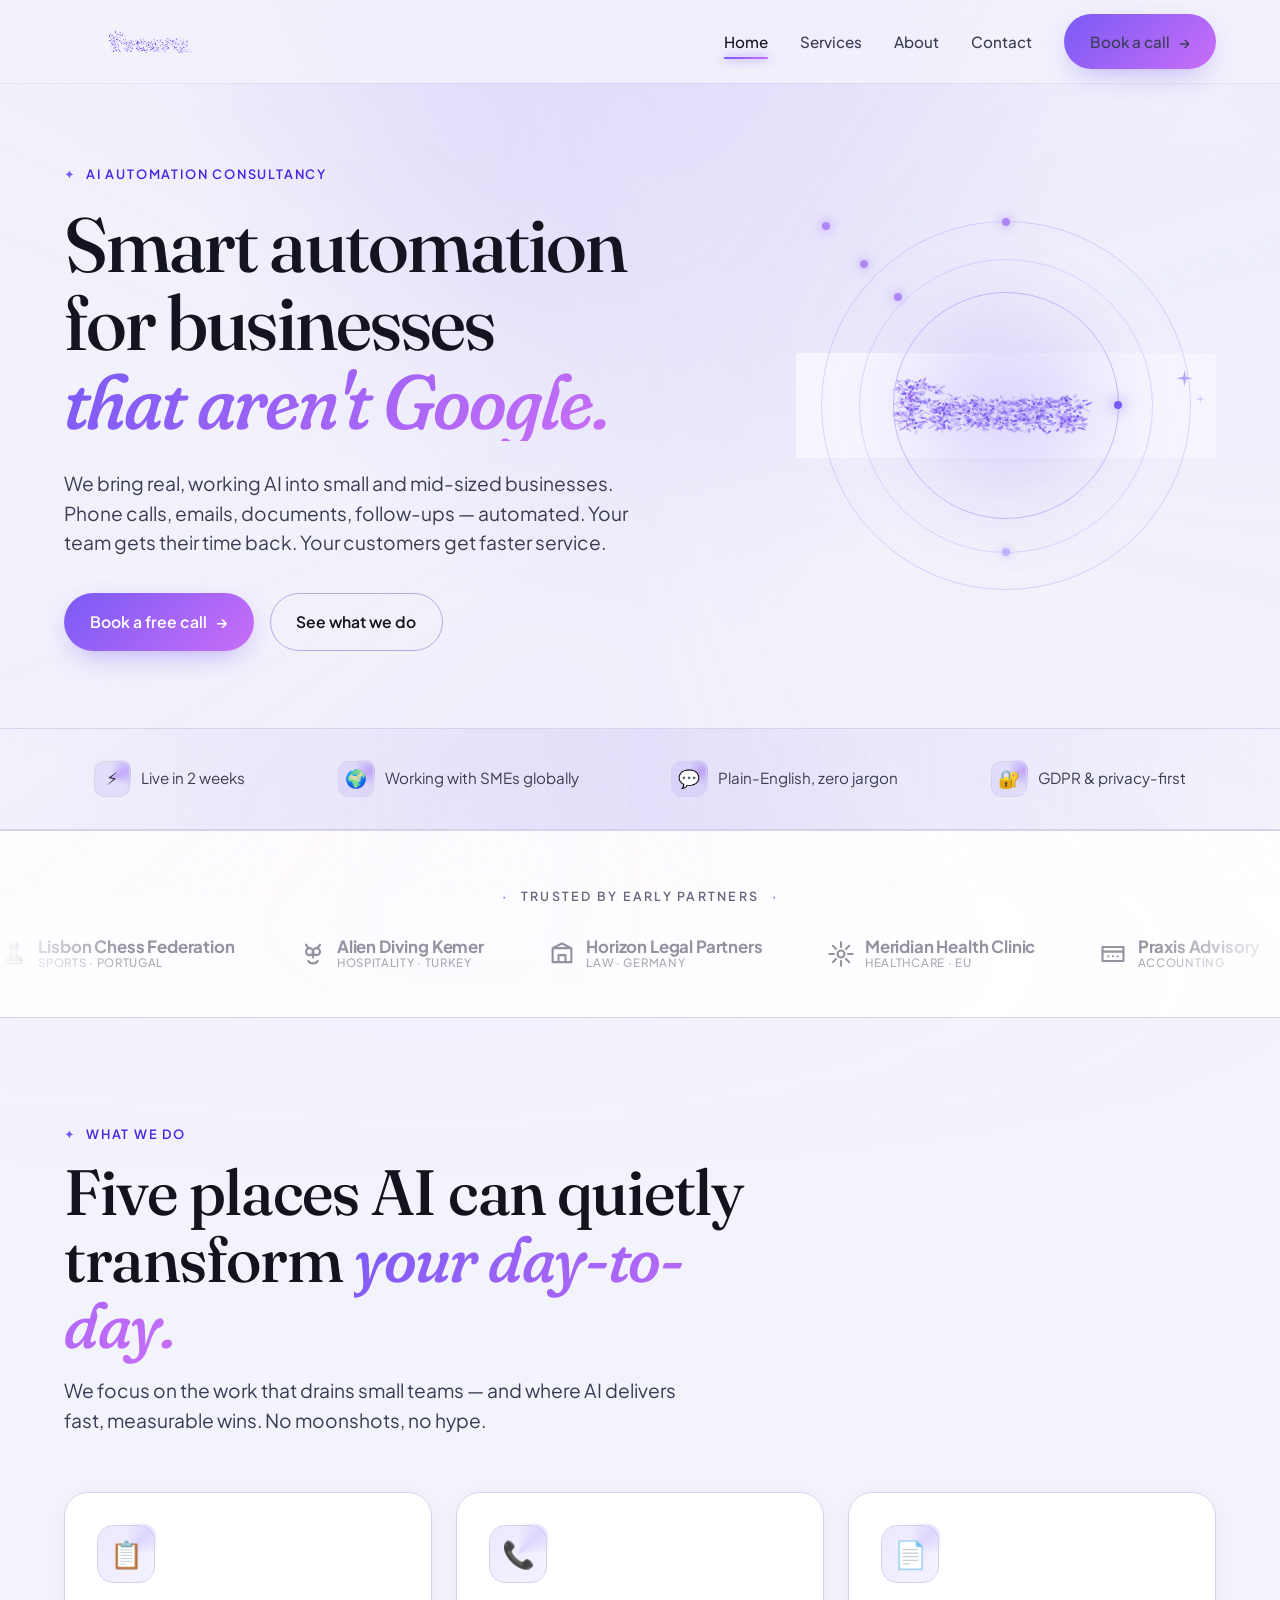
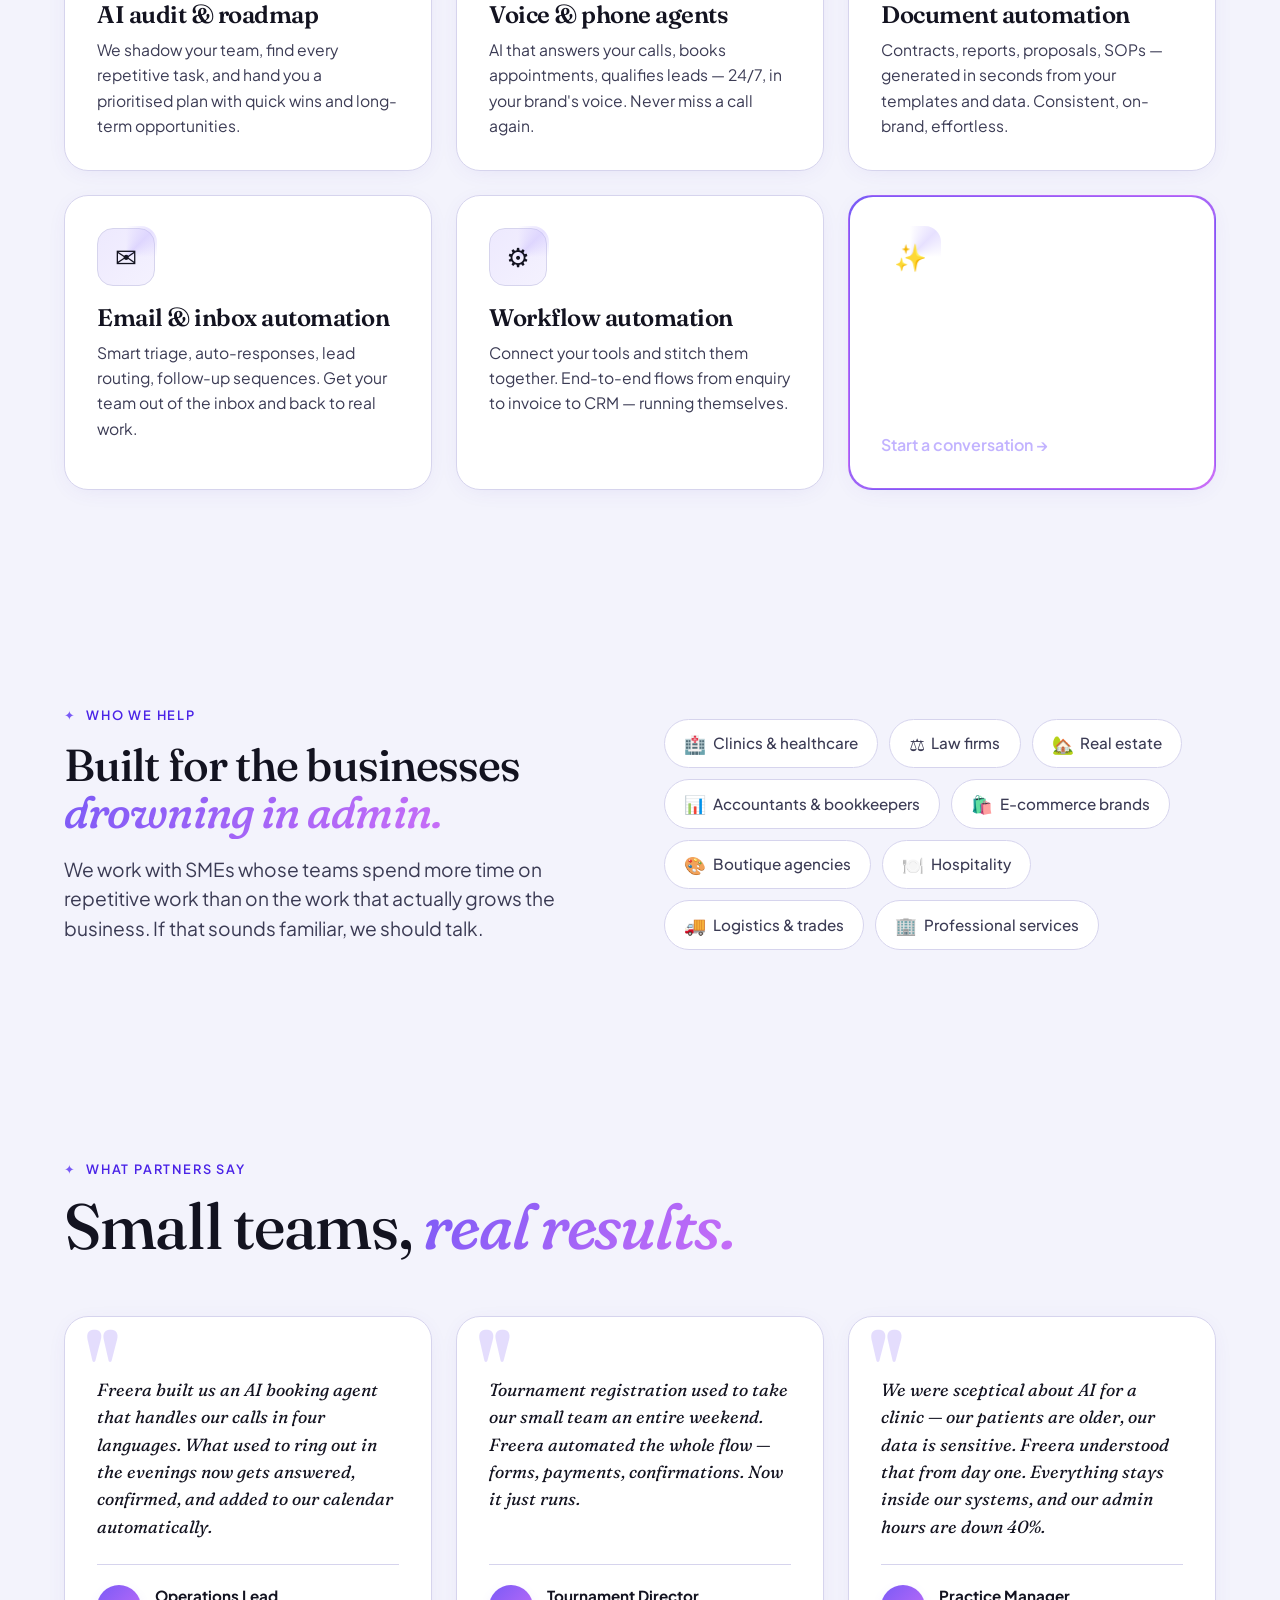
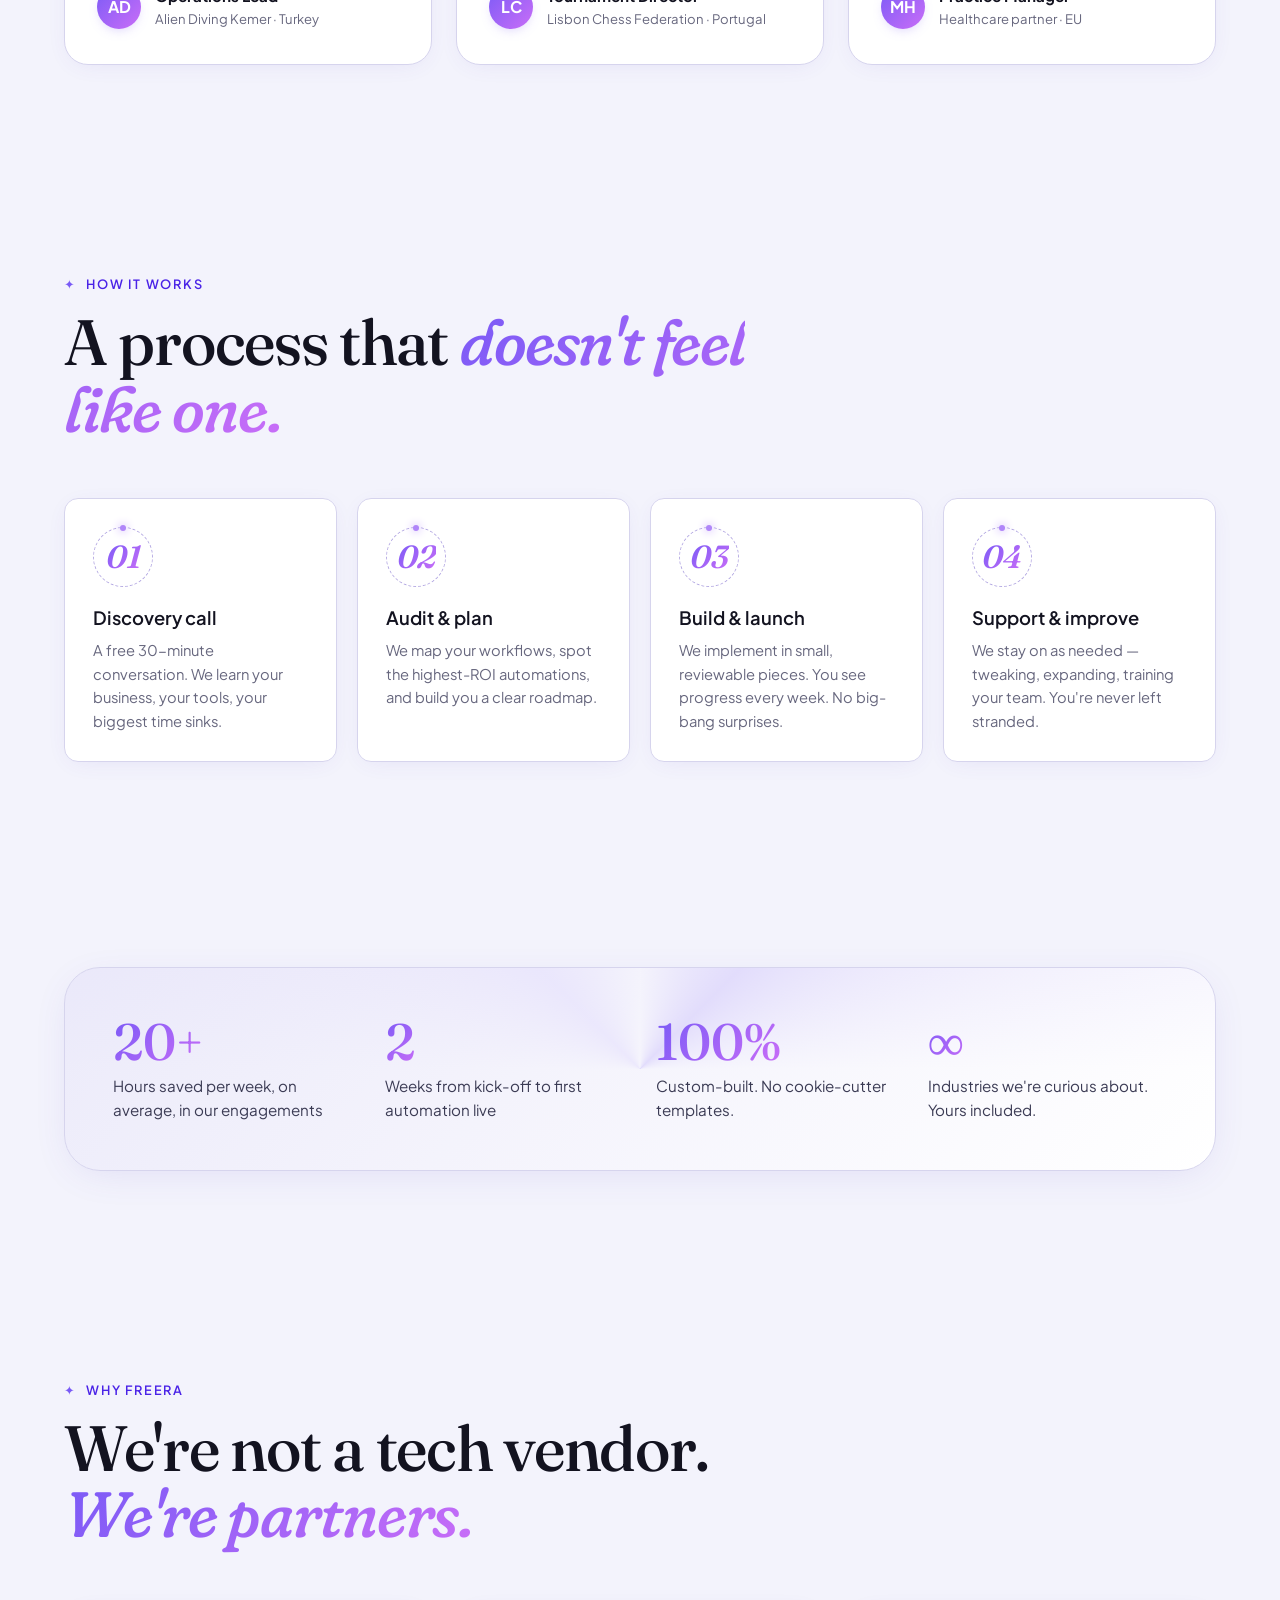
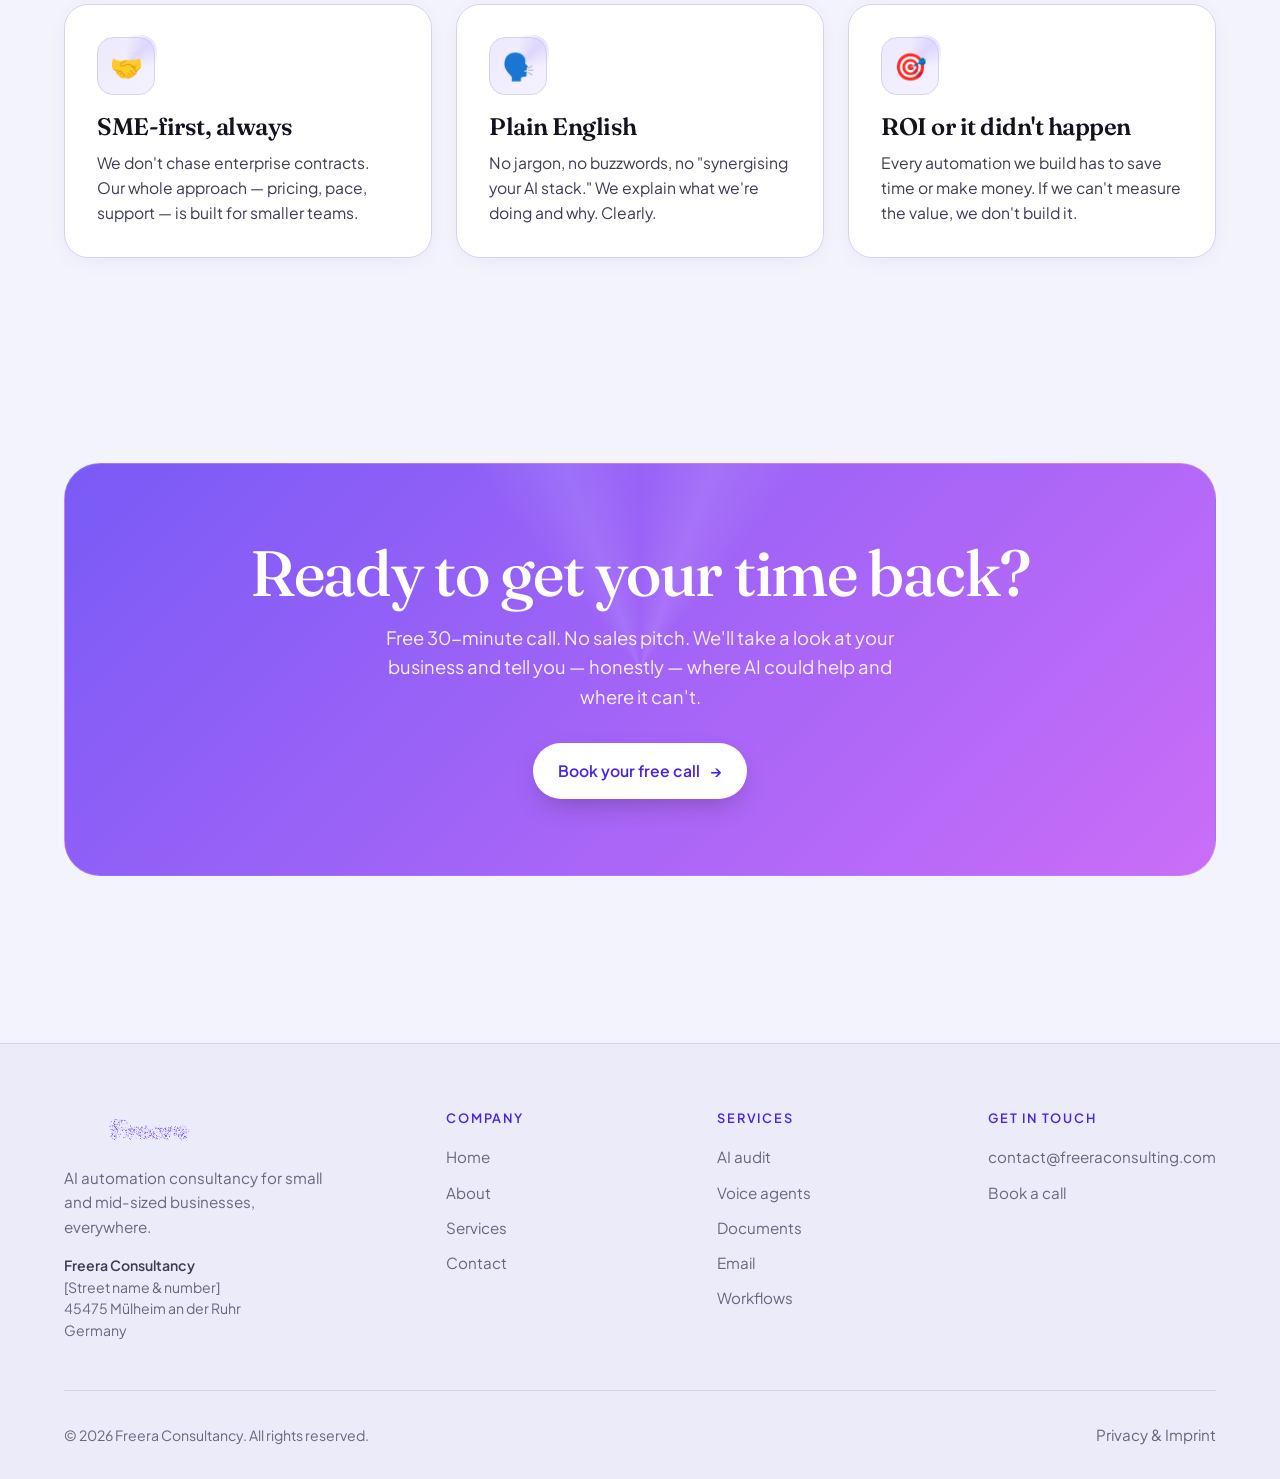
<file: freera-preview.html>
<!DOCTYPE html>
<html lang="en">
<head>
<meta charset="UTF-8">
<meta name="viewport" content="width=device-width, initial-scale=1.0">
<title>Freera — AI Automation Consulting | Live in 2 Weeks</title>
<meta name="description" content="AI automation consultancy for small and mid-sized businesses. Phone agents, document automation, email workflows. Based in Mülheim an der Ruhr, working globally.">
<link rel="preconnect" href="https://fonts.googleapis.com">
<link rel="preconnect" href="https://fonts.gstatic.com" crossorigin>
<link href="https://fonts.googleapis.com/css2?family=Fraunces:ital,opsz,wght@0,9..144,400;0,9..144,500;0,9..144,600;0,9..144,700;0,9..144,900;1,9..144,500;1,9..144,700&family=Plus+Jakarta+Sans:wght@400;500;600;700&display=swap" rel="stylesheet">
<style>/* ==============================================
   Freera Consultancy — Shared stylesheet
   Light lavender theme · purple accents
   ============================================== */

:root {
  --bg: hsl(240 60% 97%);
  --bg-1: hsl(0 0% 100%);
  --bg-2: hsl(245 60% 95%);
  --card: hsl(0 0% 100%);
  --purple-bright: hsl(262 90% 75%);
  --purple: hsl(252 90% 66%);
  --purple-deep: hsl(252 80% 52%);
  --purple-pale: hsl(252 100% 85%);
  --purple-mist: hsl(252 100% 94%);
  --ink: hsl(240 25% 10%);
  --muted: hsl(240 10% 45%);
  --muted-strong: hsl(240 18% 28%);
  --border: hsl(245 40% 88%);
  --border-strong: hsl(252 50% 78%);
  --glow: hsl(252 90% 70% / 0.35);
  --font-display: 'Fraunces', Georgia, serif;
  --font-body: 'Plus Jakarta Sans', system-ui, sans-serif;
  --container: 1200px;
  --radius: 14px;
  --radius-lg: 24px;
  --radius-xl: 36px;
}

* { margin: 0; padding: 0; box-sizing: border-box; }
html { scroll-behavior: smooth; }
body {
  font-family: var(--font-body);
  color: var(--ink);
  background: var(--bg);
  background-image: radial-gradient(ellipse at 50% -20%, hsl(252 90% 80% / 0.32), transparent 55%);
  background-attachment: fixed;
  line-height: 1.6;
  -webkit-font-smoothing: antialiased;
  overflow-x: hidden;
  position: relative;
}
body::before {
  content: ''; position: fixed; inset: -20%;
  pointer-events: none; z-index: 0;
  background: conic-gradient(from 0deg at 50% 50%,
    transparent 0deg, hsl(252 90% 80% / 0.08) 60deg,
    transparent 120deg, hsl(280 80% 80% / 0.06) 200deg,
    transparent 280deg, hsl(252 90% 70% / 0.07) 340deg, transparent 360deg);
  animation: auroraSpin 40s linear infinite;
  filter: blur(80px);
  opacity: 0.7;
}
body::after {
  content: ''; position: fixed; inset: 0;
  pointer-events: none; z-index: 1000; opacity: 0.02;
  background-image: url("data:image/svg+xml,%3Csvg viewBox='0 0 200 200' xmlns='http://www.w3.org/2000/svg'%3E%3Cfilter id='n'%3E%3CfeTurbulence type='fractalNoise' baseFrequency='0.9' numOctaves='3'/%3E%3C/filter%3E%3Crect width='100%25' height='100%25' filter='url(%23n)'/%3E%3C/svg%3E");
}
@keyframes auroraSpin { to { transform: rotate(360deg); } }
@keyframes spinSlow { to { transform: rotate(360deg); } }
@keyframes ringSpin { to { transform: rotate(360deg); } }
@keyframes fadeUp { from { opacity: 0; transform: translateY(20px); } to { opacity: 1; transform: translateY(0); } }

a { color: inherit; text-decoration: none; }
img { max-width: 100%; display: block; }
button { font-family: inherit; cursor: pointer; border: none; background: none; color: inherit; }

.display-xl, .display-lg, .display-md, h1, h2, h3 {
  font-family: var(--font-display); font-weight: 500;
  line-height: 1.04; letter-spacing: -0.02em; color: var(--ink);
}
.display-xl { font-size: clamp(3rem, 7vw, 6rem); }
.display-lg { font-size: clamp(2.5rem, 5vw, 4.2rem); }
.display-md { font-size: clamp(2rem, 3.5vw, 3rem); }

.italic {
  font-style: italic;
  font-variation-settings: "SOFT" 100, "WONK" 1;
  background: linear-gradient(135deg, var(--purple), hsl(280 90% 70%));
  -webkit-background-clip: text; background-clip: text;
  -webkit-text-fill-color: transparent;
}

.eyebrow {
  font-family: var(--font-body); font-size: 0.8rem;
  font-weight: 600; letter-spacing: 0.14em;
  text-transform: uppercase; color: var(--purple-deep);
  display: inline-flex; align-items: center; gap: 0.6rem;
}
.eyebrow::before {
  content: '✦'; display: inline-block;
  animation: spinSlow 8s linear infinite; color: var(--purple);
}

.lead {
  font-size: clamp(1.1rem, 1.5vw, 1.3rem);
  color: var(--muted-strong);
  max-width: 620px; line-height: 1.55;
}

.container { max-width: var(--container); margin: 0 auto; padding: 0 1.5rem; position: relative; z-index: 2; }
section { padding: clamp(4rem, 8vw, 7rem) 0; position: relative; z-index: 2; }

/* ============== NAVIGATION ============== */
.nav {
  position: sticky; top: 0; z-index: 100;
  background: hsl(240 60% 97% / 0.82);
  backdrop-filter: blur(16px) saturate(140%);
  -webkit-backdrop-filter: blur(16px) saturate(140%);
  box-shadow: 0 1px 0 hsl(252 50% 70% / 0.12);
}
.nav-inner {
  display: flex; align-items: center; justify-content: space-between;
  padding: 0.9rem 1.5rem; max-width: var(--container); margin: 0 auto;
}
.nav-logo { display: flex; align-items: center; gap: 0.7rem; cursor: pointer; transition: opacity 0.2s; }
.nav-logo:hover { opacity: 0.85; }
.nav-logo-brand { width: 170px; height: 42px; display: block; }
.nav-links { display: flex; gap: 2rem; list-style: none; align-items: center; }
.nav-links a {
  font-size: 0.95rem; font-weight: 500;
  color: var(--muted-strong);
  transition: color 0.2s; position: relative; cursor: pointer;
}
.nav-links a:hover, .nav-links a.active { color: var(--ink); }
.nav-links a.active::after {
  content: ''; position: absolute; bottom: -8px; left: 0; right: 0;
  height: 2px;
  background: linear-gradient(90deg, var(--purple), hsl(280 90% 70%));
  border-radius: 2px;
  box-shadow: 0 0 10px var(--purple);
}
.nav-toggle { display: none; font-size: 1.5rem; color: var(--ink); }

/* ============== BUTTONS ============== */
.btn {
  display: inline-flex; align-items: center; gap: 0.6rem;
  padding: 0.95rem 1.6rem; font-size: 0.98rem; font-weight: 600;
  border-radius: 999px;
  transition: all 0.25s cubic-bezier(0.4, 0, 0.2, 1);
  white-space: nowrap; cursor: pointer; position: relative;
}
.btn-primary {
  background: linear-gradient(135deg, var(--purple), hsl(280 90% 70%));
  color: #fff;
  box-shadow: 0 10px 30px -10px hsl(252 90% 60% / 0.45);
}
.btn-primary:hover {
  transform: translateY(-2px);
  box-shadow: 0 16px 40px -12px hsl(252 90% 55% / 0.55);
}
.btn-primary::before {
  content: ''; position: absolute; inset: -2px;
  border-radius: inherit;
  background: conic-gradient(from 0deg, transparent, var(--purple-bright), transparent 60deg, transparent 300deg, var(--purple-pale), transparent 360deg);
  z-index: -1; opacity: 0; transition: opacity 0.3s;
  animation: spinSlow 3s linear infinite;
}
.btn-primary:hover::before { opacity: 1; }
.btn-outline {
  background: transparent; color: var(--ink);
  border: 1.5px solid var(--border-strong);
}
.btn-outline:hover {
  border-color: var(--purple);
  background: hsl(252 100% 96%);
}
.btn-arrow { transition: transform 0.25s; display: inline-block; }
.btn:hover .btn-arrow { transform: translateX(4px); }

/* ============== HERO ============== */
.hero { padding: clamp(3rem, 6vw, 6rem) 0; position: relative; overflow: hidden; }
.hero-grid { display: grid; grid-template-columns: 1.05fr 1fr; gap: 3rem; align-items: center; }
.hero-title {
  font-size: clamp(2.8rem, 6vw, 5.2rem);
  font-weight: 500; line-height: 1.02;
  letter-spacing: -0.025em; margin: 1.25rem 0 1.75rem;
}
.hero-title .highlight {
  font-style: italic;
  font-variation-settings: "SOFT" 100, "WONK" 1;
  background: linear-gradient(135deg, var(--purple), hsl(280 90% 70%));
  -webkit-background-clip: text; background-clip: text;
  -webkit-text-fill-color: transparent;
  position: relative; display: inline-block;
}
.hero-ctas { display: flex; gap: 1rem; margin-top: 2.2rem; flex-wrap: wrap; }
.hero-visual {
  position: relative; aspect-ratio: 1/1;
  max-width: 500px; margin-left: auto;
  display: flex; align-items: center; justify-content: center;
}
.hero-rings {
  position: absolute; inset: 0;
  display: flex; align-items: center; justify-content: center;
  pointer-events: none;
}
.ring { position: absolute; border-radius: 50%; border: 1px solid hsl(252 90% 75% / 0.32); }
.ring-1 { width: 88%; height: 88%; animation: ringSpin 30s linear infinite; }
.ring-2 { width: 70%; height: 70%; animation: ringSpin 20s linear infinite reverse; border-color: hsl(252 100% 85% / 0.5); }
.ring-3 { width: 54%; height: 54%; animation: ringSpin 15s linear infinite; border-color: hsl(252 90% 66% / 0.35); }
.ring::before, .ring::after {
  content: ''; position: absolute;
  width: 8px; height: 8px; border-radius: 50%;
  background: var(--purple-bright); box-shadow: 0 0 12px var(--purple-bright);
}
.ring-1::before { top: -4px; left: 50%; transform: translateX(-50%); }
.ring-2::after { bottom: -4px; left: 50%; transform: translateX(-50%); background: var(--purple-pale); box-shadow: 0 0 10px var(--purple-pale); }
.ring-3::before { right: -4px; top: 50%; transform: translateY(-50%); background: var(--purple); box-shadow: 0 0 14px var(--purple); }
.hero-logo-canvas { width: 100%; max-width: 420px; aspect-ratio: 4/1; background: transparent; }
.hero-visual::before {
  content: ''; position: absolute;
  width: 60%; height: 60%;
  background: radial-gradient(circle, hsl(252 90% 75% / 0.38), transparent 70%);
  filter: blur(40px); pointer-events: none;
}

/* ============== VALUE STRIP ============== */
.value-strip {
  padding: 2rem 0;
  background: linear-gradient(90deg, transparent, hsl(252 90% 75% / 0.15), transparent);
  border-top: 1px solid var(--border);
  border-bottom: 1px solid var(--border);
  position: relative; z-index: 2;
}
.value-strip-inner { display: flex; justify-content: space-around; align-items: center; gap: 2rem; flex-wrap: wrap; }
.value-item { display: flex; align-items: center; gap: 0.7rem; font-size: 0.95rem; color: var(--muted-strong); }
.value-icon {
  width: 36px; height: 36px;
  display: flex; align-items: center; justify-content: center;
  font-size: 1.1rem; border-radius: 10px;
  background: hsl(252 90% 75% / 0.15);
  border: 1px solid var(--border); position: relative;
}
.value-icon::before {
  content: ''; position: absolute; inset: -2px;
  border-radius: inherit;
  background: conic-gradient(from 0deg, transparent, var(--purple-bright), transparent 120deg);
  z-index: -1; animation: spinSlow 4s linear infinite; opacity: 0.6;
}

/* ============== LOGO MARQUEE (callbert.ai-style) ============== */
.logo-marquee-section {
  padding: 3.5rem 0 3rem;
  background: hsl(0 0% 100%);
  border-top: 1px solid var(--border);
  border-bottom: 1px solid var(--border);
}
.marquee-label {
  text-align: center; margin-bottom: 2rem;
  font-family: var(--font-body); font-size: 0.78rem;
  font-weight: 600; letter-spacing: 0.18em;
  text-transform: uppercase; color: var(--muted);
}
.marquee-label::before, .marquee-label::after {
  content: '·'; margin: 0 0.8rem; color: var(--purple);
}
.logo-marquee {
  overflow: hidden; width: 100%;
  position: relative;
  -webkit-mask-image: linear-gradient(90deg, transparent, #000 10%, #000 90%, transparent);
  mask-image: linear-gradient(90deg, transparent, #000 10%, #000 90%, transparent);
}
.logo-track {
  display: flex; gap: 4rem;
  animation: logoScroll 35s linear infinite;
  width: max-content;
  align-items: center;
}
.logo-marquee:hover .logo-track { animation-play-state: paused; }
@keyframes logoScroll {
  from { transform: translateX(0); }
  to { transform: translateX(-50%); }
}
.client-logo {
  display: flex; align-items: center; gap: 0.65rem;
  flex-shrink: 0; opacity: 0.55;
  transition: opacity 0.3s;
  color: var(--muted-strong);
  white-space: nowrap;
  font-family: var(--font-body);
  font-weight: 700; font-size: 1.05rem;
  letter-spacing: -0.01em;
}
.client-logo:hover { opacity: 1; color: var(--purple-deep); }
.client-logo svg { width: 28px; height: 28px; flex-shrink: 0; }
.client-logo-label {
  font-size: 0.72rem; font-weight: 500;
  color: var(--muted); letter-spacing: 0.06em;
  display: block; margin-top: 2px; text-transform: uppercase;
}
.client-logo-stack { display: flex; flex-direction: column; line-height: 1; }

/* ============== CARDS ============== */
.card {
  background: var(--card);
  border: 1px solid var(--border);
  border-radius: var(--radius-lg); padding: 2rem;
  transition: all 0.3s cubic-bezier(0.4, 0, 0.2, 1);
  position: relative; overflow: hidden;
  box-shadow: 0 4px 24px -8px hsl(252 50% 50% / 0.12);
}
.card::before {
  content: ''; position: absolute; inset: -1px;
  border-radius: inherit;
  background: conic-gradient(from 0deg, transparent 340deg, var(--purple-bright), transparent 20deg);
  opacity: 0; transition: opacity 0.3s;
  animation: spinSlow 4s linear infinite; z-index: 0;
}
.card::after {
  content: ''; position: absolute; inset: 1px;
  border-radius: calc(var(--radius-lg) - 1px);
  background: var(--card); z-index: 0;
}
.card > * { position: relative; z-index: 1; }
.card:hover {
  transform: translateY(-6px);
  border-color: transparent;
  box-shadow: 0 16px 48px -12px hsl(252 60% 50% / 0.22);
}
.card:hover::before { opacity: 1; }
.card-icon {
  width: 58px; height: 58px; border-radius: 16px;
  display: flex; align-items: center; justify-content: center;
  margin-bottom: 1.25rem; font-size: 1.65rem; position: relative;
  background: linear-gradient(135deg, hsl(252 90% 75% / 0.18), hsl(252 90% 66% / 0.08));
  border: 1px solid var(--border);
}
.card-icon::before {
  content: ''; position: absolute; inset: -3px;
  border-radius: inherit;
  background: conic-gradient(from 0deg, transparent, var(--purple-pale), transparent 90deg);
  z-index: -1; animation: spinSlow 6s linear infinite; opacity: 0.4;
}
.card h3 { font-size: 1.5rem; margin-bottom: 0.6rem; font-weight: 600; color: var(--ink); }
.card p { color: var(--muted-strong); font-size: 0.98rem; line-height: 1.6; }

.section-head { max-width: 720px; margin-bottom: 3.5rem; }
.section-head .eyebrow { margin-bottom: 0.9rem; }
.section-head h2 { margin-bottom: 1.1rem; }
.grid-3 { display: grid; grid-template-columns: repeat(3, 1fr); gap: 1.5rem; }
.grid-2 { display: grid; grid-template-columns: repeat(2, 1fr); gap: 1.5rem; }

/* ============== PILLS ============== */
.pills { display: flex; flex-wrap: wrap; gap: 0.7rem; margin-top: 1.5rem; }
.pill {
  display: inline-flex; align-items: center; gap: 0.4rem;
  padding: 0.6rem 1.2rem; background: hsl(0 0% 100%);
  border: 1px solid var(--border); border-radius: 999px;
  font-size: 0.95rem; font-weight: 500;
  transition: all 0.2s; color: var(--muted-strong);
}
.pill:hover {
  background: hsl(252 90% 75% / 0.12);
  color: var(--ink);
  border-color: var(--purple);
  transform: translateY(-2px);
  box-shadow: 0 6px 20px -8px var(--glow);
}
.pill-emoji { font-size: 1.1rem; }

/* ============== STEPS ============== */
.steps { display: grid; grid-template-columns: repeat(4, 1fr); gap: 1.25rem; }
.step {
  padding: 1.75rem; background: var(--card);
  border-radius: var(--radius); border: 1px solid var(--border);
  position: relative; overflow: hidden;
  box-shadow: 0 4px 24px -8px hsl(252 50% 50% / 0.12);
  transition: transform 0.3s, box-shadow 0.3s;
}
.step:hover { transform: translateY(-4px); box-shadow: 0 12px 36px -10px hsl(252 55% 50% / 0.18); }
.step-num-wrap {
  position: relative; width: 60px; height: 60px;
  margin-bottom: 1rem;
  display: flex; align-items: center; justify-content: center;
}
.step-num {
  font-family: var(--font-display);
  font-size: 2rem; font-weight: 600;
  line-height: 1; font-style: italic;
  background: linear-gradient(135deg, var(--purple), hsl(280 90% 70%));
  -webkit-background-clip: text; background-clip: text;
  -webkit-text-fill-color: transparent; z-index: 2;
}
.step-num-wrap::before {
  content: ''; position: absolute; inset: 0;
  border-radius: 50%;
  border: 1px dashed var(--border-strong);
  animation: spinSlow 12s linear infinite;
}
.step-num-wrap::after {
  content: ''; position: absolute;
  top: -2px; left: 50%;
  width: 6px; height: 6px; margin-left: -3px;
  background: var(--purple-bright); border-radius: 50%;
  box-shadow: 0 0 10px var(--purple-bright);
  transform-origin: 3px 32px;
  animation: spinSlow 12s linear infinite;
}
.step h4 { font-size: 1.15rem; font-weight: 600; margin-bottom: 0.4rem; color: var(--ink); }
.step p { font-size: 0.92rem; color: var(--muted); }

/* ============== STATS ============== */
.stat-strip {
  background: linear-gradient(135deg, hsl(245 60% 95%), hsl(0 0% 100%));
  border: 1px solid var(--border);
  border-radius: var(--radius-xl); padding: 3rem;
  display: grid; grid-template-columns: repeat(4, 1fr); gap: 2rem;
  position: relative; overflow: hidden;
  box-shadow: 0 8px 40px -12px hsl(252 50% 50% / 0.15);
}
.stat-strip::before {
  content: ''; position: absolute; inset: -50%;
  background: conic-gradient(from 0deg,
    transparent 0deg, hsl(252 90% 75% / 0.22) 45deg,
    transparent 90deg, transparent 270deg,
    hsl(252 100% 85% / 0.18) 315deg, transparent 360deg);
  animation: auroraSpin 25s linear infinite; pointer-events: none;
}
.stat-item { position: relative; z-index: 1; }
.stat-num-wrap { position: relative; display: inline-block; margin-bottom: 0.4rem; }
.stat-num {
  font-family: var(--font-display);
  font-size: clamp(2.5rem, 4vw, 3.5rem);
  font-weight: 500; line-height: 1;
  background: linear-gradient(135deg, var(--purple), hsl(280 90% 70%));
  -webkit-background-clip: text; background-clip: text;
  -webkit-text-fill-color: transparent;
}
.stat-label { font-size: 0.95rem; color: var(--muted-strong); }

/* ============== TESTIMONIALS ============== */
.testimonials { display: grid; grid-template-columns: repeat(3, 1fr); gap: 1.5rem; }
.testimonial {
  background: var(--card);
  border: 1px solid var(--border);
  border-radius: var(--radius-lg);
  padding: 2.2rem 2rem;
  position: relative; overflow: hidden;
  box-shadow: 0 4px 24px -8px hsl(252 50% 50% / 0.12);
  transition: transform 0.3s, box-shadow 0.3s;
  display: flex; flex-direction: column;
}
.testimonial:hover {
  transform: translateY(-4px);
  box-shadow: 0 16px 48px -12px hsl(252 60% 50% / 0.22);
}
.testimonial::before {
  content: '"';
  position: absolute;
  top: 0.5rem; left: 1.3rem;
  font-family: var(--font-display);
  font-size: 5rem;
  line-height: 1;
  color: hsl(252 90% 75% / 0.28);
  font-weight: 900;
  pointer-events: none;
}
.testimonial-quote {
  font-family: var(--font-display);
  font-size: 1.1rem;
  line-height: 1.55;
  color: var(--ink);
  margin: 1.5rem 0 1.5rem;
  position: relative;
  flex-grow: 1;
  font-style: italic;
  font-variation-settings: "SOFT" 50;
}
.testimonial-meta {
  display: flex; align-items: center; gap: 0.85rem;
  padding-top: 1.2rem;
  border-top: 1px solid var(--border);
}
.testimonial-avatar {
  width: 44px; height: 44px;
  border-radius: 50%;
  background: linear-gradient(135deg, var(--purple), hsl(280 90% 70%));
  display: flex; align-items: center; justify-content: center;
  color: #fff; font-weight: 700; font-size: 1rem;
  flex-shrink: 0;
  box-shadow: 0 4px 12px -4px var(--glow);
}
.testimonial-name { font-weight: 700; font-size: 0.95rem; color: var(--ink); }
.testimonial-role { font-size: 0.82rem; color: var(--muted); }

/* ============== CTA BLOCK ============== */
.cta-block {
  background: linear-gradient(135deg, var(--purple), hsl(280 90% 70%));
  border-radius: var(--radius-xl);
  padding: clamp(3rem, 6vw, 5rem);
  color: #fff; text-align: center;
  position: relative; overflow: hidden;
  border: 1px solid hsl(0 0% 100% / 0.15);
}
.cta-block::before {
  content: ''; position: absolute; inset: -50%;
  background: conic-gradient(from 0deg, transparent, hsl(0 0% 100% / 0.1), transparent 40deg, transparent 320deg, hsl(252 100% 85% / 0.2), transparent 360deg);
  animation: auroraSpin 18s linear infinite; pointer-events: none;
}
.cta-block > * { position: relative; z-index: 1; }
.cta-block h2 { color: #fff; margin-bottom: 1rem; }
.cta-block p { color: hsl(0 0% 100% / 0.9); max-width: 540px; margin: 0 auto 2rem; font-size: 1.15rem; }
.cta-block .btn-primary { background: #fff; color: var(--purple-deep); box-shadow: 0 10px 30px -10px hsl(0 0% 0% / 0.3); }
.cta-block .btn-primary:hover { background: var(--bg); color: var(--purple-deep); }

/* ============== FOOTER ============== */
.footer {
  background: hsl(245 60% 95%);
  border-top: 1px solid var(--border);
  color: var(--muted-strong); padding: 4rem 0 2rem;
  margin-top: 4rem; position: relative; z-index: 2;
}
.footer-grid { display: grid; grid-template-columns: 1.5fr 1fr 1fr 1fr; gap: 3rem; margin-bottom: 3rem; }
.footer h5 {
  font-size: 0.8rem; font-weight: 600; text-transform: uppercase;
  letter-spacing: 0.14em; color: var(--purple-deep); margin-bottom: 1rem;
}
.footer ul { list-style: none; }
.footer li { margin-bottom: 0.6rem; }
.footer a { opacity: 0.75; transition: all 0.2s; font-size: 0.95rem; cursor: pointer; color: var(--muted-strong); }
.footer a:hover { opacity: 1; color: var(--purple-deep); }
.footer-logo-canvas { width: 170px; height: 42px; display: block; margin-bottom: 1rem; }
.footer-tagline { font-size: 0.95rem; max-width: 280px; line-height: 1.6; color: var(--muted); margin-bottom: 1rem; }
.footer-address {
  font-size: 0.88rem; color: var(--muted); font-style: normal;
  line-height: 1.55;
}
.footer-address strong { color: var(--muted-strong); font-weight: 600; }
.footer-bottom {
  padding-top: 2rem; border-top: 1px solid var(--border);
  display: flex; justify-content: space-between; align-items: center;
  font-size: 0.88rem; color: var(--muted); flex-wrap: wrap; gap: 1rem;
}

/* ============== FORMS ============== */
.form-wrap {
  background: hsl(0 0% 100%);
  border: 1px solid var(--border);
  border-radius: var(--radius-lg);
  padding: clamp(2rem, 4vw, 3rem);
  box-shadow: 0 8px 32px -12px hsl(252 50% 50% / 0.12);
}
.form-group { margin-bottom: 1.25rem; }
.form-group label {
  display: block; font-size: 0.88rem; font-weight: 600;
  margin-bottom: 0.5rem; color: var(--muted-strong);
}
.form-group input, .form-group select, .form-group textarea {
  width: 100%; padding: 0.85rem 1rem;
  border: 1px solid var(--border); border-radius: 10px;
  background: hsl(0 0% 100%); font-family: inherit;
  font-size: 0.98rem; color: var(--ink); transition: all 0.2s;
}
.form-group input:focus, .form-group select:focus, .form-group textarea:focus {
  outline: none; border-color: var(--purple);
  box-shadow: 0 0 0 3px hsl(252 90% 75% / 0.25);
}
.form-group textarea { resize: vertical; min-height: 120px; }
.form-row { display: grid; grid-template-columns: 1fr 1fr; gap: 1rem; }

.contact-grid { display: grid; grid-template-columns: 1fr 1fr; gap: 2rem; align-items: start; }
.booking-card {
  background: linear-gradient(135deg, var(--purple), hsl(280 90% 70%));
  color: #fff; border-radius: var(--radius-lg);
  padding: clamp(2rem, 4vw, 3rem); position: sticky; top: 100px;
  overflow: hidden; border: 1px solid hsl(0 0% 100% / 0.15);
}
.booking-card::before {
  content: ''; position: absolute; inset: -50%;
  background: conic-gradient(from 0deg, transparent, hsl(0 0% 100% / 0.08), transparent 60deg, transparent 300deg, hsl(252 100% 85% / 0.15), transparent 360deg);
  animation: auroraSpin 20s linear infinite; pointer-events: none;
}
.booking-card > * { position: relative; z-index: 1; }
.booking-card h3 { color: #fff; font-size: 1.8rem; margin-bottom: 1rem; }
.booking-card p { color: hsl(0 0% 100% / 0.9); margin-bottom: 2rem; font-size: 1rem; }
.booking-list { list-style: none; margin: 1.5rem 0 2rem; }
.booking-list li {
  padding: 0.7rem 0; border-bottom: 1px solid hsl(0 0% 100% / 0.15);
  display: flex; gap: 0.8rem; align-items: start; font-size: 0.96rem;
}
.booking-list li:last-child { border-bottom: none; }
.check { color: var(--purple-pale); flex-shrink: 0; font-weight: 700; margin-top: 1px; }
.booking-card .btn-primary { background: #fff; color: var(--purple-deep); }
.booking-card .btn-primary:hover { background: var(--bg); color: var(--purple-deep); }

/* ============== SERVICE BLOCKS ============== */
.service-block {
  display: grid; grid-template-columns: 1fr 1.2fr;
  gap: 3rem; padding: 3rem 0;
  border-bottom: 1px solid var(--border); align-items: start;
}
.service-block:last-child { border-bottom: none; }
.service-meta h2 { font-size: 2.2rem; margin-bottom: 0.8rem; }
.service-meta-intro { color: var(--muted-strong); font-size: 1.05rem; margin-bottom: 1.5rem; }
.service-price {
  display: inline-block; padding: 0.5rem 1rem;
  background: hsl(252 90% 75% / 0.18);
  border: 1px solid var(--border-strong);
  border-radius: 999px; font-size: 0.9rem;
  font-weight: 600; color: var(--purple-deep);
}
.service-detail h4 {
  font-size: 0.82rem; font-weight: 600;
  text-transform: uppercase; letter-spacing: 0.12em;
  color: var(--purple-deep); margin-bottom: 1rem;
}
.service-detail ul { list-style: none; margin-bottom: 2rem; }
.service-detail li {
  padding: 0.8rem 0; border-bottom: 1px dashed var(--border);
  display: flex; gap: 0.75rem;
  font-size: 1rem; line-height: 1.5; color: var(--muted-strong);
}
.service-detail li::before { content: '→'; color: var(--purple); font-weight: 700; flex-shrink: 0; }

/* ============== ABOUT PAGE VALUES ============== */
.value-block {
  padding: 2rem 0; border-bottom: 1px solid var(--border);
  display: grid; grid-template-columns: 120px 1fr;
  gap: 2rem; align-items: start;
}
.value-block:last-child { border-bottom: none; }
.value-num {
  font-family: var(--font-display); font-style: italic;
  font-size: 3rem; line-height: 1;
  font-variation-settings: "SOFT" 100, "WONK" 1;
  background: linear-gradient(135deg, var(--purple), hsl(280 90% 70%));
  -webkit-background-clip: text; background-clip: text;
  -webkit-text-fill-color: transparent;
}
.value-block h3 { font-size: 1.5rem; margin-bottom: 0.6rem; color: var(--ink); }
.value-block p { color: var(--muted-strong); font-size: 1.02rem; max-width: 600px; }

/* ============== FAQ ============== */
.faq-item { border-bottom: 1px solid var(--border); padding: 1.25rem 0; }
.faq-question {
  display: flex; justify-content: space-between; align-items: center;
  cursor: pointer; padding: 0.5rem 0;
  font-size: 1.1rem; font-weight: 600; user-select: none; color: var(--ink);
}
.faq-toggle { color: var(--purple); font-size: 1.5rem; transition: transform 0.25s; }
.faq-item.open .faq-toggle { transform: rotate(45deg); }
.faq-answer {
  max-height: 0; overflow: hidden;
  transition: max-height 0.3s ease-out, padding-top 0.3s;
  color: var(--muted-strong); line-height: 1.6;
}
.faq-item.open .faq-answer { max-height: 400px; padding-top: 1rem; }

/* ============== ABOUT COMPARISON CARDS ============== */
.comp-card { padding: 2.5rem; border-radius: var(--radius-lg); position: relative; overflow: hidden; }
.comp-card ul { list-style: none; padding: 0; }
.comp-card li { padding: 0.8rem 0; display: flex; gap: 0.75rem; }
.comp-old {
  background: hsl(0 0% 100%);
  border: 1px solid var(--border);
  box-shadow: 0 4px 24px -8px hsl(252 50% 50% / 0.12);
}
.comp-old li { border-bottom: 1px solid var(--border); color: var(--muted-strong); }
.comp-old li:last-child { border-bottom: none; }
.comp-old .x { color: #EF4444; }
.comp-old .label-tag { color: var(--purple-deep); }
.comp-new { background: linear-gradient(135deg, var(--purple), hsl(280 90% 70%)); color: #fff; }
.comp-new::before {
  content: ''; position: absolute; inset: -50%;
  background: conic-gradient(from 0deg, transparent, hsl(0 0% 100% / 0.08), transparent 50deg);
  animation: auroraSpin 15s linear infinite;
}
.comp-new > * { position: relative; z-index: 1; }
.comp-new li { border-bottom: 1px solid hsl(0 0% 100% / 0.2); color: #fff; }
.comp-new li:last-child { border-bottom: none; }
.comp-new .check-big { color: var(--purple-pale); }
.comp-new .label-tag { color: var(--purple-pale); }

/* ============== CONTACT MINI CARDS ============== */
.contact-cards { display: grid; grid-template-columns: repeat(3, 1fr); gap: 1.5rem; text-align: center; }
.contact-mini {
  background: var(--card); border: 1px solid var(--border);
  border-radius: var(--radius-lg); padding: 2rem;
  transition: all 0.3s;
  box-shadow: 0 4px 24px -8px hsl(252 50% 50% / 0.12);
}
.contact-mini:hover {
  border-color: var(--purple); transform: translateY(-4px);
  box-shadow: 0 16px 48px -12px hsl(252 60% 50% / 0.22);
}
.contact-mini h3 { font-size: 1.25rem; margin-bottom: 0.4rem; color: var(--ink); }
.contact-mini p { color: var(--muted); font-size: 0.95rem; margin-bottom: 1rem; }
.contact-mini a { color: var(--purple-deep); font-weight: 600; }
.contact-mini-icon {
  width: 52px; height: 52px; margin: 0 auto 1rem;
  border-radius: 14px;
  background: linear-gradient(135deg, hsl(252 90% 75% / 0.22), hsl(252 90% 66% / 0.1));
  border: 1px solid var(--border);
  display: flex; align-items: center; justify-content: center;
  font-size: 1.5rem; position: relative;
}
.contact-mini-icon::before {
  content: ''; position: absolute; inset: -3px;
  border-radius: inherit;
  background: conic-gradient(from 0deg, transparent, var(--purple-bright), transparent 120deg);
  z-index: -1; animation: spinSlow 5s linear infinite; opacity: 0.5;
}

/* ============== LEGAL PAGES ============== */
.legal-content {
  max-width: 800px; margin: 0 auto;
  font-size: 1rem; line-height: 1.7;
  color: var(--muted-strong);
}
.legal-content h2 {
  font-family: var(--font-display);
  font-size: 1.8rem; font-weight: 600;
  color: var(--ink); margin: 3rem 0 1rem;
  padding-top: 2rem;
  border-top: 1px solid var(--border);
}
.legal-content h2:first-child { border-top: none; padding-top: 0; margin-top: 0; }
.legal-content h3 {
  font-family: var(--font-display);
  font-size: 1.3rem; font-weight: 600;
  color: var(--ink); margin: 2rem 0 0.7rem;
}
.legal-content p { margin-bottom: 1rem; }
.legal-content ul { padding-left: 1.4rem; margin-bottom: 1.2rem; }
.legal-content li { margin-bottom: 0.5rem; }
.legal-content strong { color: var(--ink); font-weight: 600; }
.legal-content a { color: var(--purple-deep); text-decoration: underline; text-underline-offset: 3px; }
.legal-content a:hover { color: var(--purple); }
.legal-meta {
  font-size: 0.9rem; color: var(--muted);
  padding: 1rem 1.2rem;
  background: hsl(252 100% 96%);
  border-left: 3px solid var(--purple);
  border-radius: 6px;
  margin-bottom: 2.5rem;
}

/* ============== ANIMATIONS ============== */
.animate-in > * { animation: fadeUp 0.7s cubic-bezier(0.4, 0, 0.2, 1) both; }
.animate-in > *:nth-child(1) { animation-delay: 0.05s; }
.animate-in > *:nth-child(2) { animation-delay: 0.15s; }
.animate-in > *:nth-child(3) { animation-delay: 0.25s; }
.animate-in > *:nth-child(4) { animation-delay: 0.35s; }
.animate-in > *:nth-child(5) { animation-delay: 0.45s; }

/* ============== RESPONSIVE ============== */
@media (max-width: 900px) {
  .hero-grid, .contact-grid, .service-block { grid-template-columns: 1fr; }
  .hero-visual { max-width: 380px; margin: 0 auto; }
  .grid-3, .steps, .stat-strip, .footer-grid, .testimonials { grid-template-columns: repeat(2, 1fr); }
  .booking-card { position: static; }
  .contact-cards { grid-template-columns: repeat(2, 1fr); }
}
@media (max-width: 640px) {
  .nav-links {
    display: none; position: absolute; top: 100%; left: 0; right: 0;
    background: hsl(0 0% 100%);
    border-bottom: 1px solid var(--border);
    flex-direction: column; gap: 0; padding: 1rem 1.5rem 1.5rem;
    box-shadow: 0 8px 24px -8px hsl(252 50% 50% / 0.15);
  }
  .nav-links.open { display: flex; }
  .nav-links li { width: 100%; padding: 0.75rem 0; border-bottom: 1px solid var(--border); }
  .nav-links li:last-child { border-bottom: none; padding-top: 1rem; }
  .nav-toggle { display: block; }
  .grid-3, .grid-2, .steps, .stat-strip, .footer-grid, .form-row, .value-block, .contact-cards, .testimonials { grid-template-columns: 1fr; }
  .value-block { gap: 0.5rem; }
  .value-num { font-size: 2.2rem; }
  .stat-strip { padding: 2rem; gap: 1.5rem; }
  .footer-bottom { flex-direction: column; text-align: center; }
  .logo-track { gap: 2.5rem; }
  .client-logo { font-size: 0.95rem; }
}
</style>
</head>
<body>

<nav class="nav">
  <div class="nav-inner">
    <a href="index.html" class="nav-logo">
      <canvas class="nav-logo-brand" id="navLogo" width="640" height="160"></canvas>
    </a>
    <ul class="nav-links" id="navLinks">
      <li><a href="index.html" class="active">Home</a></li>
      <li><a href="#" onclick="alert('This would open Services in the deployed site.'); return false;">Services</a></li>
      <li><a href="#" onclick="alert('This would open About in the deployed site.'); return false;">About</a></li>
      <li><a href="#" onclick="alert('This would open Contact in the deployed site.'); return false;">Contact</a></li>
      <li><a href="#" onclick="alert('This would open Contact in the deployed site.'); return false;" class="btn btn-primary">Book a call <span class="btn-arrow">→</span></a></li>
    </ul>
    <button class="nav-toggle" onclick="document.getElementById('navLinks').classList.toggle('open')">☰</button>
  </div>
</nav>

<!-- HERO -->
<section class="hero">
  <div class="container">
    <div class="hero-grid animate-in">
      <div>
        <span class="eyebrow">AI automation consultancy</span>
        <h1 class="hero-title">Smart automation for businesses <span class="highlight">that aren't Google.</span></h1>
        <p class="lead">We bring real, working AI into small and mid-sized businesses. Phone calls, emails, documents, follow-ups — automated. Your team gets their time back. Your customers get faster service.</p>
        <div class="hero-ctas">
          <a href="#" onclick="alert('This would open Contact in the deployed site.'); return false;" class="btn btn-primary">Book a free call <span class="btn-arrow">→</span></a>
          <a href="#" onclick="alert('This would open Services in the deployed site.'); return false;" class="btn btn-outline">See what we do</a>
        </div>
      </div>
      <div class="hero-visual">
        <div class="hero-rings">
          <div class="ring ring-1"></div>
          <div class="ring ring-2"></div>
          <div class="ring ring-3"></div>
        </div>
        <canvas class="hero-logo-canvas" id="heroLogo" width="800" height="200"></canvas>
      </div>
    </div>
  </div>
</section>

<!-- VALUE STRIP -->
<div class="value-strip">
  <div class="container">
    <div class="value-strip-inner">
      <div class="value-item"><span class="value-icon">⚡</span> Live in 2 weeks</div>
      <div class="value-item"><span class="value-icon">🌍</span> Working with SMEs globally</div>
      <div class="value-item"><span class="value-icon">💬</span> Plain-English, zero jargon</div>
      <div class="value-item"><span class="value-icon">🔐</span> GDPR &amp; privacy-first</div>
    </div>
  </div>
</div>

<!-- LOGO MARQUEE -->
<div class="logo-marquee-section">
  <div class="marquee-label">Trusted by early partners</div>
  <div class="logo-marquee">
    <div class="logo-track">
      <!-- Set 1 -->
      <div class="client-logo">
        <svg viewBox="0 0 24 24" fill="none" stroke="currentColor" stroke-width="1.8" stroke-linecap="round" stroke-linejoin="round"><path d="M9 2l1 3h4l1-3M8 5h8l-1 2h-6l-1-2zM10 7v5l-2 3h8l-2-3V7M6 15h12v2H6zM5 17h14l-1 3H6l-1-3z"/></svg>
        <div class="client-logo-stack">
          <span>Lisbon Chess Federation</span>
          <span class="client-logo-label">Sports · Portugal</span>
        </div>
      </div>
      <div class="client-logo">
        <svg viewBox="0 0 24 24" fill="none" stroke="currentColor" stroke-width="1.8" stroke-linecap="round" stroke-linejoin="round"><circle cx="9" cy="10" r="3"/><circle cx="15" cy="10" r="3"/><path d="M12 10v5M8 18s1 2 4 2 4-2 4-2M6 4l2 3M18 4l-2 3"/></svg>
        <div class="client-logo-stack">
          <span>Alien Diving Kemer</span>
          <span class="client-logo-label">Hospitality · Turkey</span>
        </div>
      </div>
      <div class="client-logo">
        <svg viewBox="0 0 24 24" fill="none" stroke="currentColor" stroke-width="1.8" stroke-linecap="round" stroke-linejoin="round"><path d="M4 7h16v12H4zM4 7l8-4 8 4M9 19v-6h6v6"/></svg>
        <div class="client-logo-stack">
          <span>Horizon Legal Partners</span>
          <span class="client-logo-label">Law · Germany</span>
        </div>
      </div>
      <div class="client-logo">
        <svg viewBox="0 0 24 24" fill="none" stroke="currentColor" stroke-width="1.8" stroke-linecap="round" stroke-linejoin="round"><path d="M12 2v4M12 18v4M4.93 4.93l2.83 2.83M16.24 16.24l2.83 2.83M2 12h4M18 12h4M4.93 19.07l2.83-2.83M16.24 7.76l2.83-2.83"/><circle cx="12" cy="12" r="3"/></svg>
        <div class="client-logo-stack">
          <span>Meridian Health Clinic</span>
          <span class="client-logo-label">Healthcare · EU</span>
        </div>
      </div>
      <div class="client-logo">
        <svg viewBox="0 0 24 24" fill="none" stroke="currentColor" stroke-width="1.8" stroke-linecap="round" stroke-linejoin="round"><path d="M3 10h18M3 6h18v12H3zM8 14h.01M12 14h.01M16 14h.01"/></svg>
        <div class="client-logo-stack">
          <span>Praxis Advisory</span>
          <span class="client-logo-label">Accounting</span>
        </div>
      </div>
      <div class="client-logo">
        <svg viewBox="0 0 24 24" fill="none" stroke="currentColor" stroke-width="1.8" stroke-linecap="round" stroke-linejoin="round"><path d="M2 3h20l-3 14H5L2 3zM9 21a1 1 0 100-2 1 1 0 000 2zM19 21a1 1 0 100-2 1 1 0 000 2z"/></svg>
        <div class="client-logo-stack">
          <span>Orbit Retail Co</span>
          <span class="client-logo-label">E-commerce</span>
        </div>
      </div>

      <!-- Set 2 (duplicate for seamless loop) -->
      <div class="client-logo">
        <svg viewBox="0 0 24 24" fill="none" stroke="currentColor" stroke-width="1.8" stroke-linecap="round" stroke-linejoin="round"><path d="M9 2l1 3h4l1-3M8 5h8l-1 2h-6l-1-2zM10 7v5l-2 3h8l-2-3V7M6 15h12v2H6zM5 17h14l-1 3H6l-1-3z"/></svg>
        <div class="client-logo-stack">
          <span>Lisbon Chess Federation</span>
          <span class="client-logo-label">Sports · Portugal</span>
        </div>
      </div>
      <div class="client-logo">
        <svg viewBox="0 0 24 24" fill="none" stroke="currentColor" stroke-width="1.8" stroke-linecap="round" stroke-linejoin="round"><circle cx="9" cy="10" r="3"/><circle cx="15" cy="10" r="3"/><path d="M12 10v5M8 18s1 2 4 2 4-2 4-2M6 4l2 3M18 4l-2 3"/></svg>
        <div class="client-logo-stack">
          <span>Alien Diving Kemer</span>
          <span class="client-logo-label">Hospitality · Turkey</span>
        </div>
      </div>
      <div class="client-logo">
        <svg viewBox="0 0 24 24" fill="none" stroke="currentColor" stroke-width="1.8" stroke-linecap="round" stroke-linejoin="round"><path d="M4 7h16v12H4zM4 7l8-4 8 4M9 19v-6h6v6"/></svg>
        <div class="client-logo-stack">
          <span>Horizon Legal Partners</span>
          <span class="client-logo-label">Law · Germany</span>
        </div>
      </div>
      <div class="client-logo">
        <svg viewBox="0 0 24 24" fill="none" stroke="currentColor" stroke-width="1.8" stroke-linecap="round" stroke-linejoin="round"><path d="M12 2v4M12 18v4M4.93 4.93l2.83 2.83M16.24 16.24l2.83 2.83M2 12h4M18 12h4M4.93 19.07l2.83-2.83M16.24 7.76l2.83-2.83"/><circle cx="12" cy="12" r="3"/></svg>
        <div class="client-logo-stack">
          <span>Meridian Health Clinic</span>
          <span class="client-logo-label">Healthcare · EU</span>
        </div>
      </div>
      <div class="client-logo">
        <svg viewBox="0 0 24 24" fill="none" stroke="currentColor" stroke-width="1.8" stroke-linecap="round" stroke-linejoin="round"><path d="M3 10h18M3 6h18v12H3zM8 14h.01M12 14h.01M16 14h.01"/></svg>
        <div class="client-logo-stack">
          <span>Praxis Advisory</span>
          <span class="client-logo-label">Accounting</span>
        </div>
      </div>
      <div class="client-logo">
        <svg viewBox="0 0 24 24" fill="none" stroke="currentColor" stroke-width="1.8" stroke-linecap="round" stroke-linejoin="round"><path d="M2 3h20l-3 14H5L2 3zM9 21a1 1 0 100-2 1 1 0 000 2zM19 21a1 1 0 100-2 1 1 0 000 2z"/></svg>
        <div class="client-logo-stack">
          <span>Orbit Retail Co</span>
          <span class="client-logo-label">E-commerce</span>
        </div>
      </div>
    </div>
  </div>
</div>

<!-- SERVICES PREVIEW -->
<section>
  <div class="container">
    <div class="section-head">
      <span class="eyebrow">What we do</span>
      <h2 class="display-lg">Five places AI can quietly transform <span class="italic">your day-to-day.</span></h2>
      <p class="lead">We focus on the work that drains small teams — and where AI delivers fast, measurable wins. No moonshots, no hype.</p>
    </div>
    <div class="grid-3">
      <div class="card"><div class="card-icon">📋</div><h3>AI audit &amp; roadmap</h3><p>We shadow your team, find every repetitive task, and hand you a prioritised plan with quick wins and long-term opportunities.</p></div>
      <div class="card"><div class="card-icon">📞</div><h3>Voice &amp; phone agents</h3><p>AI that answers your calls, books appointments, qualifies leads — 24/7, in your brand's voice. Never miss a call again.</p></div>
      <div class="card"><div class="card-icon">📄</div><h3>Document automation</h3><p>Contracts, reports, proposals, SOPs — generated in seconds from your templates and data. Consistent, on-brand, effortless.</p></div>
      <div class="card"><div class="card-icon">✉️</div><h3>Email &amp; inbox automation</h3><p>Smart triage, auto-responses, lead routing, follow-up sequences. Get your team out of the inbox and back to real work.</p></div>
      <div class="card"><div class="card-icon">⚙️</div><h3>Workflow automation</h3><p>Connect your tools and stitch them together. End-to-end flows from enquiry to invoice to CRM — running themselves.</p></div>
      <div class="card" style="background: linear-gradient(135deg, var(--purple), hsl(280 90% 70%)); border-color: transparent;">
        <div class="card-icon" style="background: hsl(0 0% 100% / 0.15); border-color: hsl(0 0% 100% / 0.2);">✨</div>
        <h3 style="color: #fff;">Something else?</h3>
        <p style="color: hsl(0 0% 100% / 0.9);">If it's repetitive, data-driven or rules-based, there's probably a way to automate it. Let's talk.</p>
        <a href="#" onclick="alert('This would open Contact in the deployed site.'); return false;" style="color: var(--purple-pale); font-weight: 600; margin-top: 1rem; display: inline-block;">Start a conversation →</a>
      </div>
    </div>
  </div>
</section>

<!-- WHO WE HELP -->
<section>
  <div class="container">
    <div style="display: grid; grid-template-columns: 1fr 1fr; gap: 3rem; align-items: center;" class="who-grid">
      <div>
        <span class="eyebrow">Who we help</span>
        <h2 class="display-md" style="margin: 1rem 0 1.2rem;">Built for the businesses <span class="italic">drowning in admin.</span></h2>
        <p class="lead">We work with SMEs whose teams spend more time on repetitive work than on the work that actually grows the business. If that sounds familiar, we should talk.</p>
      </div>
      <div class="pills">
        <span class="pill"><span class="pill-emoji">🏥</span> Clinics &amp; healthcare</span>
        <span class="pill"><span class="pill-emoji">⚖️</span> Law firms</span>
        <span class="pill"><span class="pill-emoji">🏡</span> Real estate</span>
        <span class="pill"><span class="pill-emoji">📊</span> Accountants &amp; bookkeepers</span>
        <span class="pill"><span class="pill-emoji">🛍️</span> E-commerce brands</span>
        <span class="pill"><span class="pill-emoji">🎨</span> Boutique agencies</span>
        <span class="pill"><span class="pill-emoji">🍽️</span> Hospitality</span>
        <span class="pill"><span class="pill-emoji">🚚</span> Logistics &amp; trades</span>
        <span class="pill"><span class="pill-emoji">🏢</span> Professional services</span>
      </div>
    </div>
  </div>
</section>

<!-- TESTIMONIALS -->
<section>
  <div class="container">
    <div class="section-head">
      <span class="eyebrow">What partners say</span>
      <h2 class="display-lg">Small teams, <span class="italic">real results.</span></h2>
    </div>
    <div class="testimonials">
      <div class="testimonial">
        <p class="testimonial-quote">Freera built us an AI booking agent that handles our calls in four languages. What used to ring out in the evenings now gets answered, confirmed, and added to our calendar automatically.</p>
        <div class="testimonial-meta">
          <div class="testimonial-avatar">AD</div>
          <div>
            <div class="testimonial-name">Operations Lead</div>
            <div class="testimonial-role">Alien Diving Kemer · Turkey</div>
          </div>
        </div>
      </div>
      <div class="testimonial">
        <p class="testimonial-quote">Tournament registration used to take our small team an entire weekend. Freera automated the whole flow — forms, payments, confirmations. Now it just runs.</p>
        <div class="testimonial-meta">
          <div class="testimonial-avatar">LC</div>
          <div>
            <div class="testimonial-name">Tournament Director</div>
            <div class="testimonial-role">Lisbon Chess Federation · Portugal</div>
          </div>
        </div>
      </div>
      <div class="testimonial">
        <p class="testimonial-quote">We were sceptical about AI for a clinic — our patients are older, our data is sensitive. Freera understood that from day one. Everything stays inside our systems, and our admin hours are down 40%.</p>
        <div class="testimonial-meta">
          <div class="testimonial-avatar">MH</div>
          <div>
            <div class="testimonial-name">Practice Manager</div>
            <div class="testimonial-role">Healthcare partner · EU</div>
          </div>
        </div>
      </div>
    </div>
  </div>
</section>

<!-- PROCESS -->
<section>
  <div class="container">
    <div class="section-head">
      <span class="eyebrow">How it works</span>
      <h2 class="display-lg">A process that <span class="italic">doesn't feel like one.</span></h2>
    </div>
    <div class="steps">
      <div class="step"><div class="step-num-wrap"><span class="step-num">01</span></div><h4>Discovery call</h4><p>A free 30-minute conversation. We learn your business, your tools, your biggest time sinks.</p></div>
      <div class="step"><div class="step-num-wrap"><span class="step-num">02</span></div><h4>Audit &amp; plan</h4><p>We map your workflows, spot the highest-ROI automations, and build you a clear roadmap.</p></div>
      <div class="step"><div class="step-num-wrap"><span class="step-num">03</span></div><h4>Build &amp; launch</h4><p>We implement in small, reviewable pieces. You see progress every week. No big-bang surprises.</p></div>
      <div class="step"><div class="step-num-wrap"><span class="step-num">04</span></div><h4>Support &amp; improve</h4><p>We stay on as needed — tweaking, expanding, training your team. You're never left stranded.</p></div>
    </div>
  </div>
</section>

<!-- STATS -->
<section>
  <div class="container">
    <div class="stat-strip">
      <div class="stat-item"><div class="stat-num-wrap"><div class="stat-num">20+</div></div><div class="stat-label">Hours saved per week, on average, in our engagements</div></div>
      <div class="stat-item"><div class="stat-num-wrap"><div class="stat-num">2</div></div><div class="stat-label">Weeks from kick-off to first automation live</div></div>
      <div class="stat-item"><div class="stat-num-wrap"><div class="stat-num">100%</div></div><div class="stat-label">Custom-built. No cookie-cutter templates.</div></div>
      <div class="stat-item"><div class="stat-num-wrap"><div class="stat-num">∞</div></div><div class="stat-label">Industries we're curious about. Yours included.</div></div>
    </div>
  </div>
</section>

<!-- WHY FREERA -->
<section>
  <div class="container">
    <div class="section-head">
      <span class="eyebrow">Why Freera</span>
      <h2 class="display-lg">We're not a tech vendor. <span class="italic">We're partners.</span></h2>
    </div>
    <div class="grid-3">
      <div class="card"><div class="card-icon">🤝</div><h3>SME-first, always</h3><p>We don't chase enterprise contracts. Our whole approach — pricing, pace, support — is built for smaller teams.</p></div>
      <div class="card"><div class="card-icon">🗣️</div><h3>Plain English</h3><p>No jargon, no buzzwords, no "synergising your AI stack." We explain what we're doing and why. Clearly.</p></div>
      <div class="card"><div class="card-icon">🎯</div><h3>ROI or it didn't happen</h3><p>Every automation we build has to save time or make money. If we can't measure the value, we don't build it.</p></div>
    </div>
  </div>
</section>

<!-- CTA -->
<section>
  <div class="container">
    <div class="cta-block">
      <h2 class="display-lg">Ready to get your time back?</h2>
      <p>Free 30-minute call. No sales pitch. We'll take a look at your business and tell you — honestly — where AI could help and where it can't.</p>
      <a href="#" onclick="alert('This would open Contact in the deployed site.'); return false;" class="btn btn-primary">Book your free call <span class="btn-arrow">→</span></a>
    </div>
  </div>
</section>

<!-- FOOTER -->
<footer class="footer">
  <div class="container">
    <div class="footer-grid">
      <div>
        <canvas class="footer-logo-canvas" id="footerLogo" width="640" height="160"></canvas>
        <p class="footer-tagline">AI automation consultancy for small and mid-sized businesses, everywhere.</p>
        <address class="footer-address">
          <strong>Freera Consultancy</strong><br>
          [Street name &amp; number]<br>
          45475 Mülheim an der Ruhr<br>
          Germany
        </address>
      </div>
      <div>
        <h5>Company</h5>
        <ul>
          <li><a href="index.html">Home</a></li>
          <li><a href="#" onclick="alert('This would open About in the deployed site.'); return false;">About</a></li>
          <li><a href="#" onclick="alert('This would open Services in the deployed site.'); return false;">Services</a></li>
          <li><a href="#" onclick="alert('This would open Contact in the deployed site.'); return false;">Contact</a></li>
        </ul>
      </div>
      <div>
        <h5>Services</h5>
        <ul>
          <li><a href="#" onclick="alert('This would open Services in the deployed site.'); return false;">AI audit</a></li>
          <li><a href="#" onclick="alert('This would open Services in the deployed site.'); return false;">Voice agents</a></li>
          <li><a href="#" onclick="alert('This would open Services in the deployed site.'); return false;">Documents</a></li>
          <li><a href="#" onclick="alert('This would open Services in the deployed site.'); return false;">Email</a></li>
          <li><a href="#" onclick="alert('This would open Services in the deployed site.'); return false;">Workflows</a></li>
        </ul>
      </div>
      <div>
        <h5>Get in touch</h5>
        <ul>
          <li><a href="mailto:contact@freeraconsulting.com">contact@freeraconsulting.com</a></li>
          <li><a href="#" onclick="alert('This would open Contact in the deployed site.'); return false;">Book a call</a></li>
        </ul>
      </div>
    </div>
    <div class="footer-bottom">
      <div>© 2026 Freera Consultancy. All rights reserved.</div>
      <div style="display: flex; gap: 1.5rem;">
        <a href="#" onclick="alert('This would open Privacy in the deployed site.'); return false;">Privacy &amp; Imprint</a>
      </div>
    </div>
  </div>
</footer>

<script>// Freera animated particle logo - purple theme
// Usage:
//   createFreeraLogo('canvasId', { text: 'Freera', fontSize: 120, textX: 370, textY: 108, interactive: true });

(function (global) {
  const PURPLE = {
    colors: ['#A78BFA', '#7C5CF9', '#6246E5', '#C4B5FD', '#DDD6FE', '#8B5CF6'],
    sparkle: '#A78BFA',
    sparkle2: '#C4B5FD'
  };

  function createFreeraLogo(id, opts) {
    opts = opts || {};
    const c = document.getElementById(id);
    if (!c) return;
    const ctx = c.getContext('2d');
    const W = c.width, H = c.height;
    const text = opts.text || 'Freera';
    const fontSize = opts.fontSize || 120;
    const textX = opts.textX || W / 2;
    const textY = opts.textY || H / 2 + 8;
    const step = opts.step || 3;
    const interactive = opts.interactive !== false;
    const sparkles = opts.sparkles !== false;
    const trail = opts.trail === true; // default: no trail = transparent bg

    let mx = -999, my = -999;
    if (interactive) {
      c.addEventListener('mousemove', e => {
        const r = c.getBoundingClientRect();
        mx = (e.clientX - r.left) * (W / r.width);
        my = (e.clientY - r.top) * (H / r.height);
      });
      c.addEventListener('mouseleave', () => { mx = -999; my = -999; });
    }

    const off = document.createElement('canvas');
    off.width = W; off.height = H;
    const octx = off.getContext('2d');
    let particles = [];

    function sample() {
      octx.clearRect(0, 0, W, H);
      octx.fillStyle = '#fff';
      octx.font = '900 ' + fontSize + 'px Fraunces, Georgia, serif';
      octx.textAlign = 'center';
      octx.textBaseline = 'middle';
      octx.fillText(text, textX, textY);
      const d = octx.getImageData(0, 0, W, H);
      particles = [];
      for (let y = 0; y < H; y += step) {
        for (let x = 0; x < W; x += step) {
          if (d.data[(y * W + x) * 4 + 3] > 128) {
            particles.push({
              tx: x, ty: y,
              x: x + (Math.random() - 0.5) * W * 0.5,
              y: y + (Math.random() - 0.5) * H,
              vx: 0, vy: 0,
              size: 0.8 + Math.random() * 1.8,
              colorIdx: Math.floor(Math.random() * 6),
              phase: Math.random() * Math.PI * 2
            });
          }
        }
      }
    }

    function sparkle(x, y, s, color, op) {
      ctx.globalAlpha = op;
      ctx.fillStyle = color;
      ctx.beginPath();
      ctx.moveTo(x, y - s); ctx.lineTo(x + s * 0.18, y - s * 0.18);
      ctx.lineTo(x + s, y); ctx.lineTo(x + s * 0.18, y + s * 0.18);
      ctx.lineTo(x, y + s); ctx.lineTo(x - s * 0.18, y + s * 0.18);
      ctx.lineTo(x - s, y); ctx.lineTo(x - s * 0.18, y - s * 0.18);
      ctx.closePath(); ctx.fill();
      ctx.globalAlpha = 1;
    }

    function draw() {
      if (trail) {
        // Trail mode - blends into very light bg (hero only)
        ctx.fillStyle = 'rgba(244, 244, 254, 0.22)';
        ctx.fillRect(0, 0, W, H);
      } else {
        // Clear mode - fully transparent bg (nav, footer)
        ctx.clearRect(0, 0, W, H);
      }

      particles.forEach(p => {
        const dx = p.tx - p.x, dy = p.ty - p.y;
        p.vx += dx * 0.04; p.vy += dy * 0.04;
        if (interactive) {
          const dmx = p.x - mx, dmy = p.y - my;
          const dist = Math.hypot(dmx, dmy);
          if (dist < 80) {
            const f = (80 - dist) / 80;
            p.vx += dmx * f * 0.18;
            p.vy += dmy * f * 0.18;
          }
        }
        p.phase += 0.025;
        p.x += p.vx + Math.sin(p.phase) * 0.15;
        p.y += p.vy + Math.cos(p.phase * 0.7) * 0.1;
        p.vx *= 0.88; p.vy *= 0.88;
        ctx.globalAlpha = 0.6 + Math.sin(p.phase) * 0.4;
        ctx.fillStyle = PURPLE.colors[p.colorIdx % 6];
        ctx.beginPath();
        ctx.arc(p.x, p.y, p.size, 0, Math.PI * 2);
        ctx.fill();
      });
      ctx.globalAlpha = 1;

      if (sparkles) {
        const t = Date.now() * 0.001;
        sparkle(W - 60, 48, 14 + Math.sin(t * 2) * 3, PURPLE.sparkle, 0.7 + Math.sin(t * 3) * 0.3);
        sparkle(W - 30, 88, 7 + Math.sin(t * 1.5) * 2, PURPLE.sparkle2, 0.4 + Math.sin(t * 2.5) * 0.2);
      }

      requestAnimationFrame(draw);
    }

    document.fonts.ready.then(() => { sample(); draw(); });
  }

  global.createFreeraLogo = createFreeraLogo;
})(window);
</script>
<script>
createFreeraLogo('navLogo',    { text: 'Freera', fontSize: 100, textX: 320, textY: 88,  step: 3, interactive: false, sparkles: false, trail: false });
createFreeraLogo('footerLogo', { text: 'Freera', fontSize: 100, textX: 320, textY: 88,  step: 3, interactive: false, sparkles: false, trail: false });
createFreeraLogo('heroLogo',   { text: 'Freera', fontSize: 120, textX: 370, textY: 108, step: 3, interactive: true,  sparkles: true,  trail: true  });

// Mobile nav auto-close
document.querySelectorAll('.nav-links a').forEach(a => {
  a.addEventListener('click', () => document.getElementById('navLinks').classList.remove('open'));
});

// Responsive who-grid
const applyResp = () => {
  const who = document.querySelector('.who-grid');
  if (who) who.style.gridTemplateColumns = window.innerWidth < 900 ? '1fr' : '1fr 1fr';
};
applyResp(); window.addEventListener('resize', applyResp);
</script>
</body>
</html>
</file>
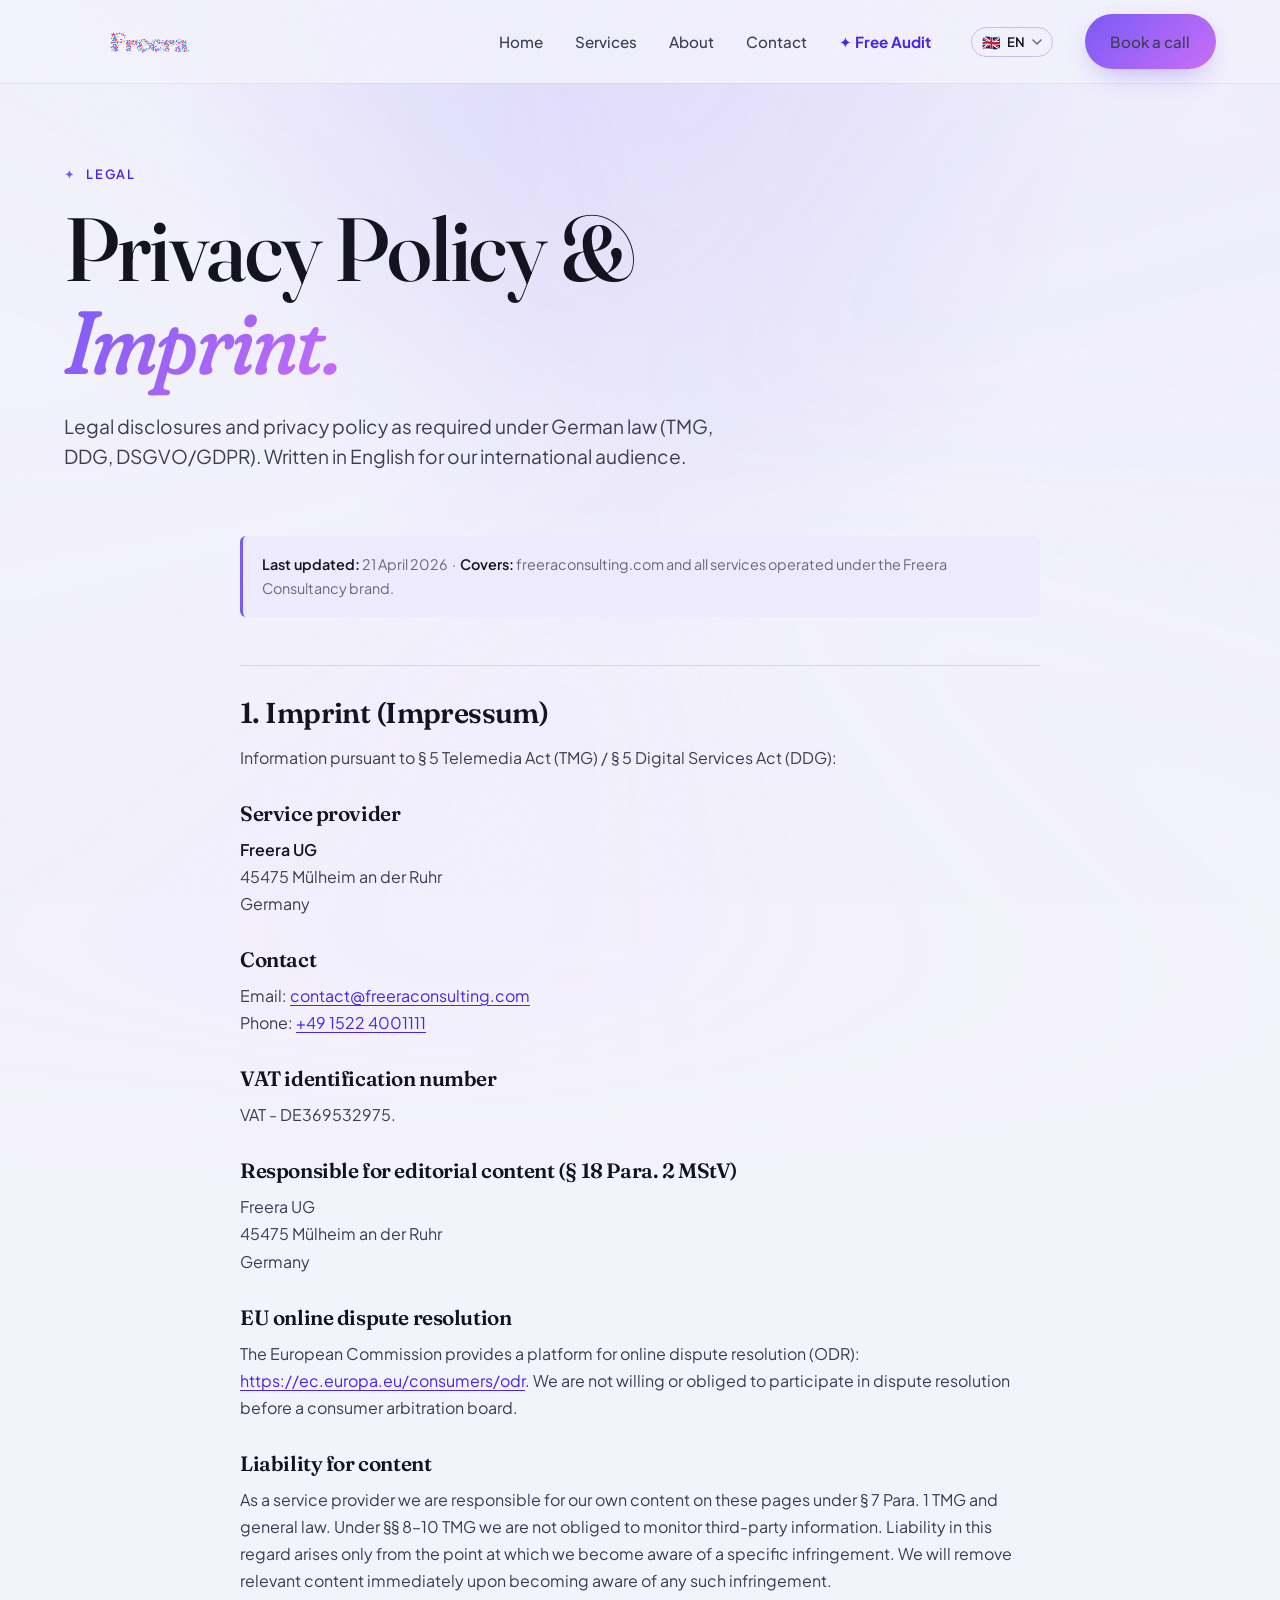
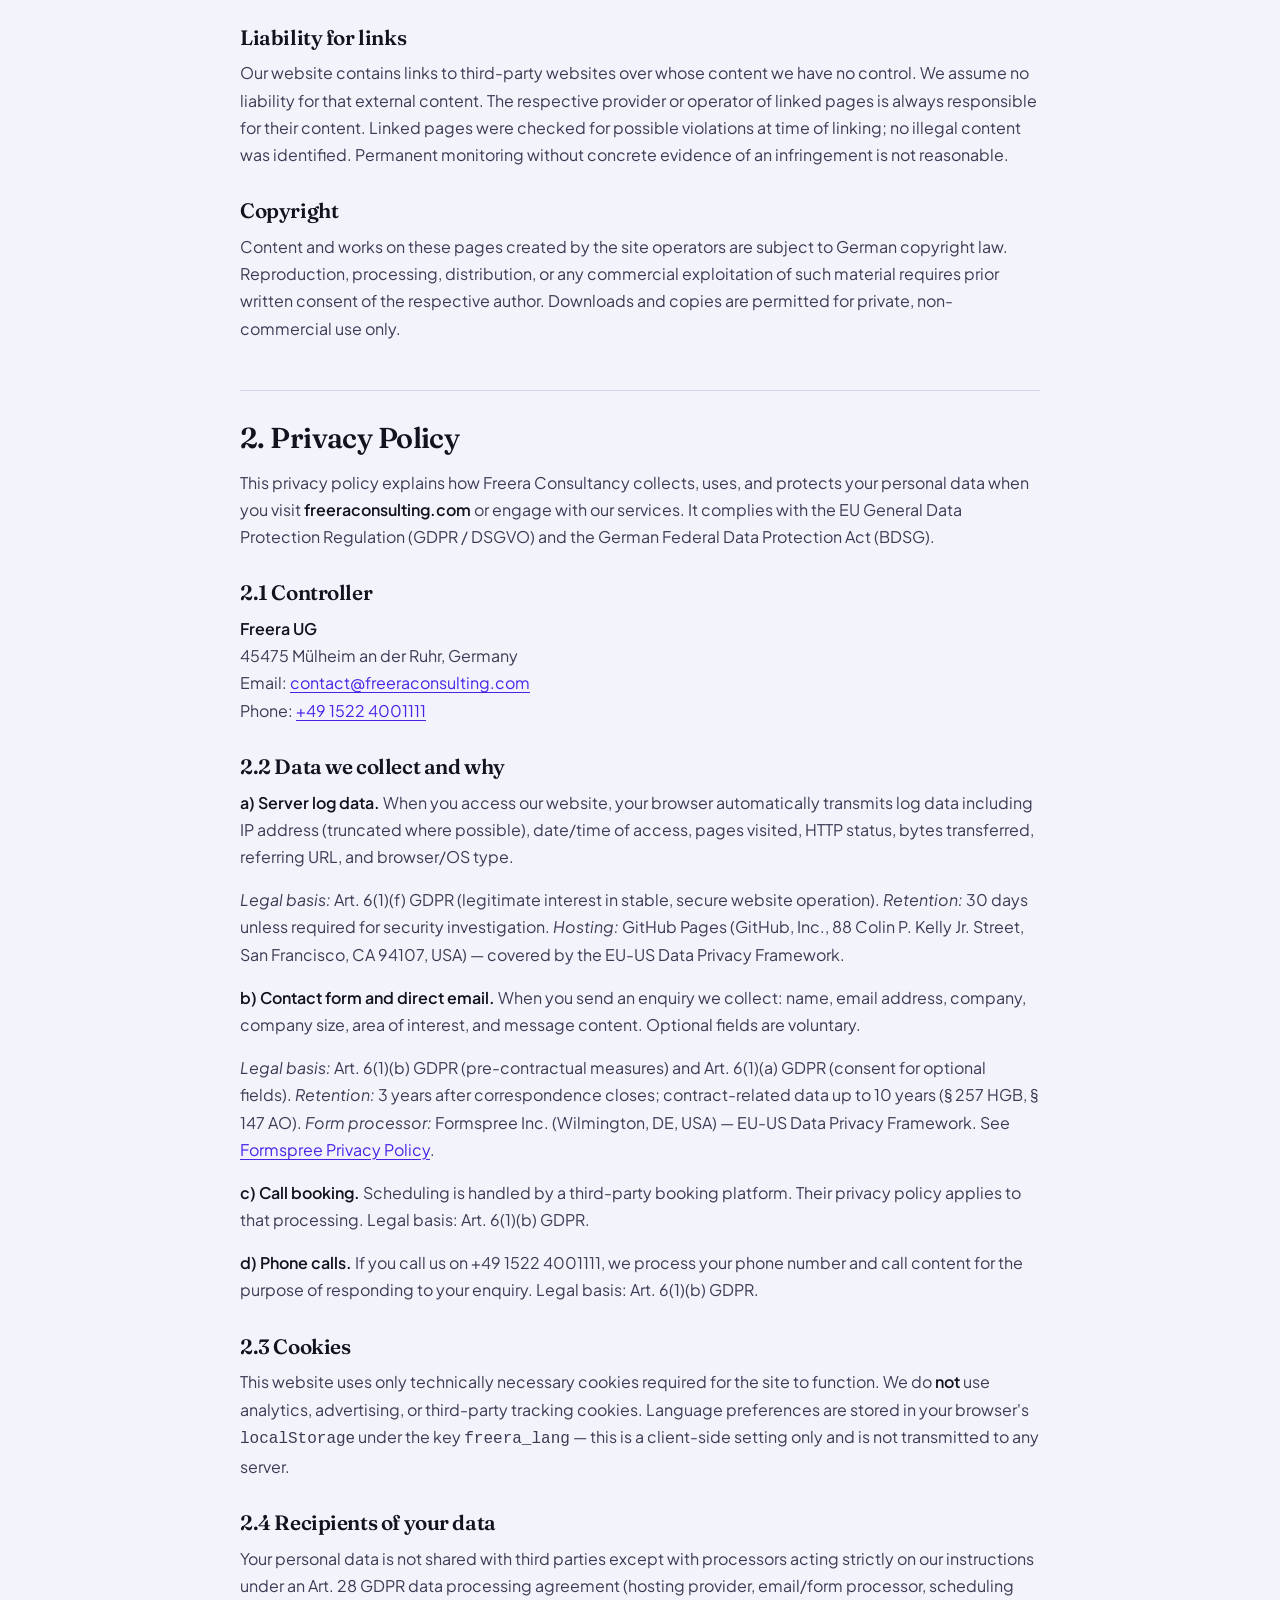
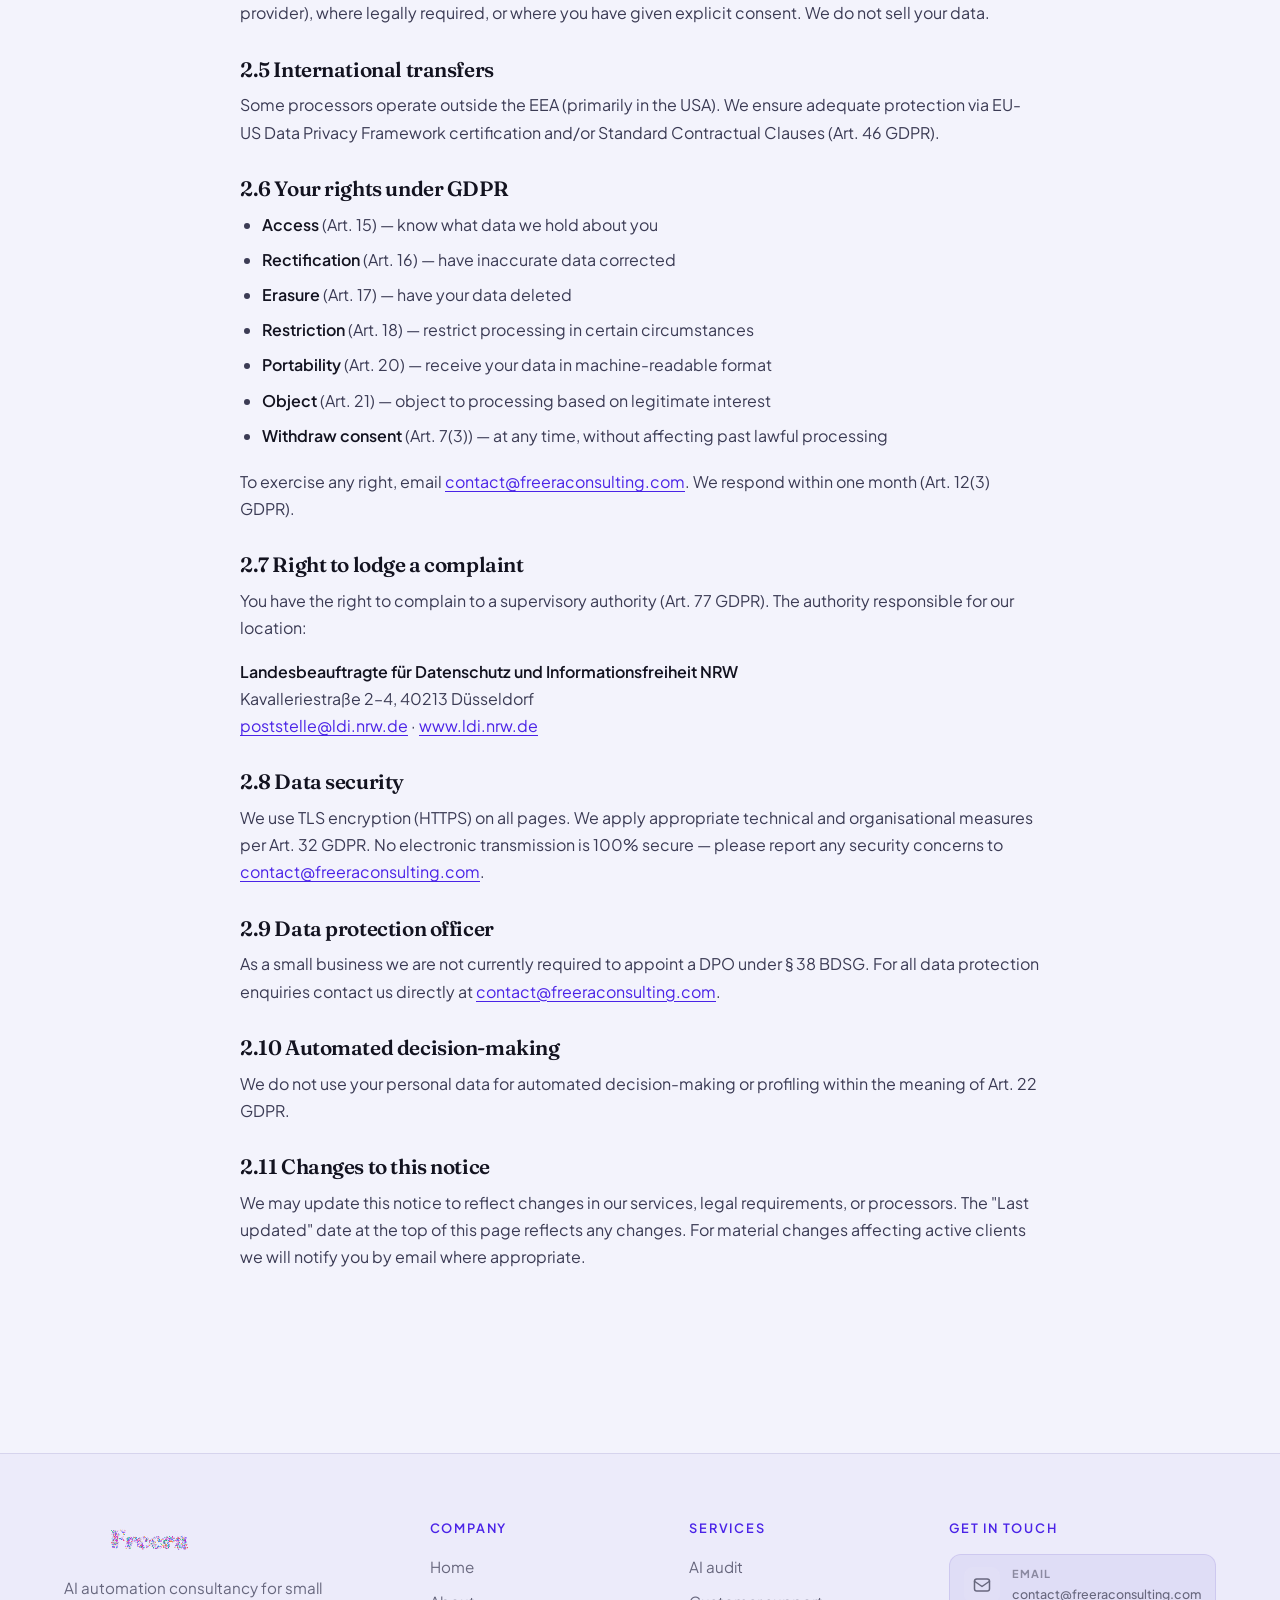
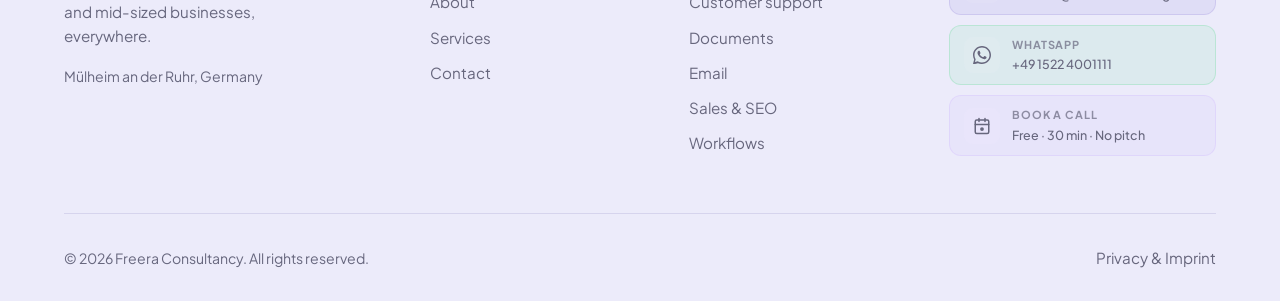
<file: privacy.html>
<!DOCTYPE html>
<html lang="en">
<head>
<meta charset="UTF-8">
<meta name="viewport" content="width=device-width, initial-scale=1.0">
<title>Privacy Policy &amp; Imprint — Freera Consultancy</title>
<meta name="description" content="Privacy policy and legal imprint for Freera Consultancy. GDPR-compliant, following German TMG and DDG requirements.">
<meta name="robots" content="noindex">
<link rel="preconnect" href="https://fonts.googleapis.com">
<link rel="preconnect" href="https://fonts.gstatic.com" crossorigin>
<link href="https://fonts.googleapis.com/css2?family=Fraunces:ital,opsz,wght@0,9..144,400;0,9..144,500;0,9..144,600;0,9..144,700;0,9..144,900;1,9..144,500;1,9..144,700&family=Plus+Jakarta+Sans:wght@400;500;600;700&display=swap" rel="stylesheet">
<link rel="stylesheet" href="styles.css">
<link rel="icon" type="image/svg+xml" href="favicon.svg">
<link rel="shortcut icon" href="favicon.svg">
<style>.audit-nav-link{color:var(--purple-deep)!important;font-weight:700!important;white-space:nowrap}</style>
</head>
<body>

<nav class="nav">
  <div class="nav-inner">
    <a href="/" class="nav-logo">
      <canvas class="nav-logo-brand" id="navLogo" width="640" height="160"></canvas>
    </a>
    <ul class="nav-links" id="navLinks">
      <li><a href="/" data-i18n="nav_home">Home</a></li>
      <li><a href="services.html" data-i18n="nav_services">Services</a></li>
      <li><a href="about.html" data-i18n="nav_about">About</a></li>
      <li><a href="contact.html" data-i18n="nav_contact">Contact</a></li>
      <li><a href="audit.html" class="audit-nav-link">✦ Free Audit</a></li>
      <li><div class="lang-switcher"></div></li>
      <li><a href="contact.html" class="btn btn-primary" data-i18n="nav_book">Book a call <span class="btn-arrow">→</span></a></li>
    </ul>
    <button class="nav-toggle" onclick="document.getElementById('navLinks').classList.toggle('open')">☰</button>
  </div>
</nav>

<section class="hero" style="padding-bottom:2rem;">
  <div class="container">
    <div style="max-width:820px;" class="animate-in">
      <span class="eyebrow">Legal</span>
      <h1 class="display-xl" style="margin:1rem 0 1.5rem;">Privacy Policy &amp; <span class="italic">Imprint.</span></h1>
      <p class="lead" style="max-width:680px;">Legal disclosures and privacy policy as required under German law (TMG, DDG, DSGVO/GDPR). Written in English for our international audience.</p>
    </div>
  </div>
</section>

<section style="padding-top:2rem;">
  <div class="container">
    <div class="legal-content">

      <div class="legal-meta">
        <strong>Last updated:</strong> 21 April 2026 &nbsp;·&nbsp;
        <strong>Covers:</strong> freeraconsulting.com and all services operated under the Freera Consultancy brand.
      </div>

      <h2>1. Imprint (Impressum)</h2>
      <p>Information pursuant to § 5 Telemedia Act (TMG) / § 5 Digital Services Act (DDG):</p>

      <h3>Service provider</h3>
      <p>
        <strong>Freera UG</strong><br>
        45475 Mülheim an der Ruhr<br>
        Germany
      </p>

      <h3>Contact</h3>
      <p>
        Email: <a href="mailto:contact@freeraconsulting.com">contact@freeraconsulting.com</a><br>
        Phone: <a href="tel:+4915224001111">+49 1522 4001111</a>
      </p>

      <h3>VAT identification number</h3>
      <p>VAT - DE369532975.</p>

      <h3>Responsible for editorial content (§ 18 Para. 2 MStV)</h3>
      <p>
        Freera UG<br>
        45475 Mülheim an der Ruhr<br>
        Germany
      </p>

      <h3>EU online dispute resolution</h3>
      <p>The European Commission provides a platform for online dispute resolution (ODR): <a href="https://ec.europa.eu/consumers/odr" target="_blank" rel="noopener">https://ec.europa.eu/consumers/odr</a>. We are not willing or obliged to participate in dispute resolution before a consumer arbitration board.</p>

      <h3>Liability for content</h3>
      <p>As a service provider we are responsible for our own content on these pages under § 7 Para. 1 TMG and general law. Under §§ 8–10 TMG we are not obliged to monitor third-party information. Liability in this regard arises only from the point at which we become aware of a specific infringement. We will remove relevant content immediately upon becoming aware of any such infringement.</p>

      <h3>Liability for links</h3>
      <p>Our website contains links to third-party websites over whose content we have no control. We assume no liability for that external content. The respective provider or operator of linked pages is always responsible for their content. Linked pages were checked for possible violations at time of linking; no illegal content was identified. Permanent monitoring without concrete evidence of an infringement is not reasonable.</p>

      <h3>Copyright</h3>
      <p>Content and works on these pages created by the site operators are subject to German copyright law. Reproduction, processing, distribution, or any commercial exploitation of such material requires prior written consent of the respective author. Downloads and copies are permitted for private, non-commercial use only.</p>

      <h2>2. Privacy Policy</h2>
      <p>This privacy policy explains how Freera Consultancy collects, uses, and protects your personal data when you visit <strong>freeraconsulting.com</strong> or engage with our services. It complies with the EU General Data Protection Regulation (GDPR / DSGVO) and the German Federal Data Protection Act (BDSG).</p>

      <h3>2.1 Controller</h3>
      <p>
        <strong>Freera UG</strong><br>
        45475 Mülheim an der Ruhr, Germany<br>
        Email: <a href="mailto:contact@freeraconsulting.com">contact@freeraconsulting.com</a><br>
        Phone: <a href="tel:+4915224001111">+49 1522 4001111</a>
      </p>

      <h3>2.2 Data we collect and why</h3>
      <p><strong>a) Server log data.</strong> When you access our website, your browser automatically transmits log data including IP address (truncated where possible), date/time of access, pages visited, HTTP status, bytes transferred, referring URL, and browser/OS type.</p>
      <p><em>Legal basis:</em> Art. 6(1)(f) GDPR (legitimate interest in stable, secure website operation). <em>Retention:</em> 30 days unless required for security investigation. <em>Hosting:</em> GitHub Pages (GitHub, Inc., 88 Colin P. Kelly Jr. Street, San Francisco, CA 94107, USA) — covered by the EU-US Data Privacy Framework.</p>

      <p><strong>b) Contact form and direct email.</strong> When you send an enquiry we collect: name, email address, company, company size, area of interest, and message content. Optional fields are voluntary.</p>
      <p><em>Legal basis:</em> Art. 6(1)(b) GDPR (pre-contractual measures) and Art. 6(1)(a) GDPR (consent for optional fields). <em>Retention:</em> 3 years after correspondence closes; contract-related data up to 10 years (§ 257 HGB, § 147 AO). <em>Form processor:</em> Formspree Inc. (Wilmington, DE, USA) — EU-US Data Privacy Framework. See <a href="https://formspree.io/legal/privacy-policy" target="_blank" rel="noopener">Formspree Privacy Policy</a>.</p>

      <p><strong>c) Call booking.</strong> Scheduling is handled by a third-party booking platform. Their privacy policy applies to that processing. Legal basis: Art. 6(1)(b) GDPR.</p>

      <p><strong>d) Phone calls.</strong> If you call us on +49 1522 4001111, we process your phone number and call content for the purpose of responding to your enquiry. Legal basis: Art. 6(1)(b) GDPR.</p>

      <h3>2.3 Cookies</h3>
      <p>This website uses only technically necessary cookies required for the site to function. We do <strong>not</strong> use analytics, advertising, or third-party tracking cookies. Language preferences are stored in your browser's <code>localStorage</code> under the key <code>freera_lang</code> — this is a client-side setting only and is not transmitted to any server.</p>

      <h3>2.4 Recipients of your data</h3>
      <p>Your personal data is not shared with third parties except with processors acting strictly on our instructions under an Art. 28 GDPR data processing agreement (hosting provider, email/form processor, scheduling provider), where legally required, or where you have given explicit consent. We do not sell your data.</p>

      <h3>2.5 International transfers</h3>
      <p>Some processors operate outside the EEA (primarily in the USA). We ensure adequate protection via EU-US Data Privacy Framework certification and/or Standard Contractual Clauses (Art. 46 GDPR).</p>

      <h3>2.6 Your rights under GDPR</h3>
      <ul>
        <li><strong>Access</strong> (Art. 15) — know what data we hold about you</li>
        <li><strong>Rectification</strong> (Art. 16) — have inaccurate data corrected</li>
        <li><strong>Erasure</strong> (Art. 17) — have your data deleted</li>
        <li><strong>Restriction</strong> (Art. 18) — restrict processing in certain circumstances</li>
        <li><strong>Portability</strong> (Art. 20) — receive your data in machine-readable format</li>
        <li><strong>Object</strong> (Art. 21) — object to processing based on legitimate interest</li>
        <li><strong>Withdraw consent</strong> (Art. 7(3)) — at any time, without affecting past lawful processing</li>
      </ul>
      <p>To exercise any right, email <a href="mailto:contact@freeraconsulting.com">contact@freeraconsulting.com</a>. We respond within one month (Art. 12(3) GDPR).</p>

      <h3>2.7 Right to lodge a complaint</h3>
      <p>You have the right to complain to a supervisory authority (Art. 77 GDPR). The authority responsible for our location:</p>
      <p>
        <strong>Landesbeauftragte für Datenschutz und Informationsfreiheit NRW</strong><br>
        Kavalleriestraße 2–4, 40213 Düsseldorf<br>
        <a href="mailto:poststelle@ldi.nrw.de">poststelle@ldi.nrw.de</a> ·
        <a href="https://www.ldi.nrw.de" target="_blank" rel="noopener">www.ldi.nrw.de</a>
      </p>

      <h3>2.8 Data security</h3>
      <p>We use TLS encryption (HTTPS) on all pages. We apply appropriate technical and organisational measures per Art. 32 GDPR. No electronic transmission is 100% secure — please report any security concerns to <a href="mailto:contact@freeraconsulting.com">contact@freeraconsulting.com</a>.</p>

      <h3>2.9 Data protection officer</h3>
      <p>As a small business we are not currently required to appoint a DPO under § 38 BDSG. For all data protection enquiries contact us directly at <a href="mailto:contact@freeraconsulting.com">contact@freeraconsulting.com</a>.</p>

      <h3>2.10 Automated decision-making</h3>
      <p>We do not use your personal data for automated decision-making or profiling within the meaning of Art. 22 GDPR.</p>

      <h3>2.11 Changes to this notice</h3>
      <p>We may update this notice to reflect changes in our services, legal requirements, or processors. The "Last updated" date at the top of this page reflects any changes. For material changes affecting active clients we will notify you by email where appropriate.</p>

    </div>
  </div>
</section>

<footer class="footer">
  <div class="container">
    <div class="footer-grid">

      <div>
        <canvas class="footer-logo-canvas" id="footerLogo" width="640" height="160"></canvas>
        <p class="footer-tagline" data-i18n="footer_tagline">AI automation consultancy for small and mid-sized businesses, everywhere.</p>
        <address style="font-style:normal; font-size:0.88rem; color:var(--muted); line-height:1.6; margin-top:0.8rem;">
          Mülheim an der Ruhr, Germany
        </address>
      </div>

      <div>
        <h5 data-i18n="footer_company">Company</h5>
        <ul>
          <li><a href="/" data-i18n="nav_home">Home</a></li>
          <li><a href="about.html" data-i18n="nav_about">About</a></li>
          <li><a href="services.html" data-i18n="nav_services">Services</a></li>
          <li><a href="contact.html" data-i18n="nav_contact">Contact</a></li>
        </ul>
      </div>

      <div>
        <h5 data-i18n="footer_services">Services</h5>
        <ul>
          <li><a href="services.html">AI audit</a></li>
          <li><a href="services.html">Customer support</a></li>
          <li><a href="services.html">Documents</a></li>
          <li><a href="services.html">Email</a></li>
          <li><a href="services.html">Sales &amp; SEO</a></li>
          <li><a href="services.html">Workflows</a></li>
        </ul>
      </div>

      <div>
        <h5 data-i18n="footer_contact_h">Get in touch</h5>
        <div class="footer-contact-links">
          <a href="mailto:contact@freeraconsulting.com" class="footer-contact-btn footer-contact-btn--email">
            <span class="footer-contact-icon">
              <svg width="18" height="18" viewBox="0 0 24 24" fill="none" stroke="currentColor" stroke-width="2" stroke-linecap="round" stroke-linejoin="round"><rect x="2" y="4" width="20" height="16" rx="3"/><path d="M2 7l10 7 10-7"/></svg>
            </span>
            <span class="footer-contact-text">
              <span class="footer-contact-label">Email</span>
              <span class="footer-contact-value">contact@freeraconsulting.com</span>
            </span>
          </a>
          <a href="https://wa.me/4915224001111" target="_blank" rel="noopener" class="footer-contact-btn footer-contact-btn--whatsapp">
            <span class="footer-contact-icon">
              <svg width="18" height="18" viewBox="0 0 24 24" fill="currentColor"><path d="M17.472 14.382c-.297-.149-1.758-.867-2.03-.967-.273-.099-.471-.148-.67.15-.197.297-.767.966-.94 1.164-.173.199-.347.223-.644.075-.297-.15-1.255-.463-2.39-1.475-.883-.788-1.48-1.761-1.653-2.059-.173-.297-.018-.458.13-.606.134-.133.298-.347.446-.52.149-.174.198-.298.298-.497.099-.198.05-.371-.025-.52-.075-.149-.669-1.612-.916-2.207-.242-.579-.487-.5-.669-.51-.173-.008-.371-.01-.57-.01-.198 0-.52.074-.792.372-.272.297-1.04 1.016-1.04 2.479 0 1.462 1.065 2.875 1.213 3.074.149.198 2.096 3.2 5.077 4.487.709.306 1.262.489 1.694.625.712.227 1.36.195 1.871.118.571-.085 1.758-.719 2.006-1.413.248-.694.248-1.289.173-1.413-.074-.124-.272-.198-.57-.347z"/><path d="M12 0C5.373 0 0 5.373 0 12c0 2.124.558 4.118 1.531 5.845L.057 23.516a.75.75 0 0 0 .927.927l5.671-1.474A11.945 11.945 0 0 0 12 24c6.627 0 12-5.373 12-12S18.627 0 12 0zm0 22c-1.9 0-3.678-.513-5.207-1.408l-.372-.22-3.867 1.005 1.025-3.755-.242-.386A9.955 9.955 0 0 1 2 12C2 6.477 6.477 2 12 2s10 4.477 10 10-4.477 10-10 10z"/></svg>
            </span>
            <span class="footer-contact-text">
              <span class="footer-contact-label">WhatsApp</span>
              <span class="footer-contact-value">+49 1522 4001111</span>
            </span>
          </a>
          <a href="contact.html" class="footer-contact-btn footer-contact-btn--call">
            <span class="footer-contact-icon">
              <svg width="18" height="18" viewBox="0 0 24 24" fill="none" stroke="currentColor" stroke-width="2" stroke-linecap="round" stroke-linejoin="round"><rect x="3" y="4" width="18" height="18" rx="2"/><path d="M16 2v4M8 2v4M3 10h18"/><circle cx="12" cy="16" r="1.5" fill="currentColor"/></svg>
            </span>
            <span class="footer-contact-text">
              <span class="footer-contact-label" data-i18n="nav_book">Book a call</span>
              <span class="footer-contact-value">Free · 30 min · No pitch</span>
            </span>
          </a>
        </div>
      </div>

    </div>
    <div class="footer-bottom">
      <div data-i18n="footer_copy">© 2026 Freera Consultancy. All rights reserved.</div>
      <div><a href="privacy.html" data-i18n="footer_legal">Privacy &amp; Imprint</a></div>
    </div>
  </div>
</footer>

<style>
.footer-contact-links{display:flex;flex-direction:column;gap:10px;margin-top:4px}
.footer-contact-btn{display:flex;align-items:center;gap:12px;padding:10px 14px;border-radius:12px;text-decoration:none;transition:transform .18s,box-shadow .18s,background .18s;border:1px solid transparent}
.footer-contact-btn:hover{transform:translateY(-2px);box-shadow:0 6px 20px rgba(0,0,0,.15)}
.footer-contact-btn--email{background:rgba(100,80,200,.12);border-color:rgba(100,80,200,.2);color:#a78bfa}
.footer-contact-btn--email:hover{background:rgba(100,80,200,.2);color:#c4b5fd}
.footer-contact-btn--whatsapp{background:rgba(37,211,102,.1);border-color:rgba(37,211,102,.25);color:#25D366}
.footer-contact-btn--whatsapp:hover{background:rgba(37,211,102,.2);color:#4ade80}
.footer-contact-btn--call{background:rgba(180,140,255,.1);border-color:rgba(180,140,255,.2);color:#c4b5fd}
.footer-contact-btn--call:hover{background:rgba(180,140,255,.18);color:#e9d5ff}
.footer-contact-icon{display:flex;align-items:center;justify-content:center;width:36px;height:36px;border-radius:9px;background:rgba(255,255,255,.07);flex-shrink:0}
.footer-contact-text{display:flex;flex-direction:column;gap:1px;min-width:0}
.footer-contact-label{font-size:11px;font-weight:700;text-transform:uppercase;letter-spacing:.08em;opacity:.7}
.footer-contact-value{font-size:12.5px;font-weight:500;white-space:nowrap;overflow:hidden;text-overflow:ellipsis}
</style>

<script src="logo.js"></script>
<script src="lang.js"></script>
<script>
createFreeraLogo('navLogo',    { text:'Freera', fontSize:100, textX:320, textY:88, step:3, interactive:false, sparkles:false, trail:false });
createFreeraLogo('footerLogo', { text:'Freera', fontSize:100, textX:320, textY:88, step:3, interactive:false, sparkles:false, trail:false });
document.querySelectorAll('.nav-links a').forEach(function(a){a.addEventListener('click',function(){document.getElementById('navLinks').classList.remove('open');});});
initLang();
</script>
</body>
</html>
</file>
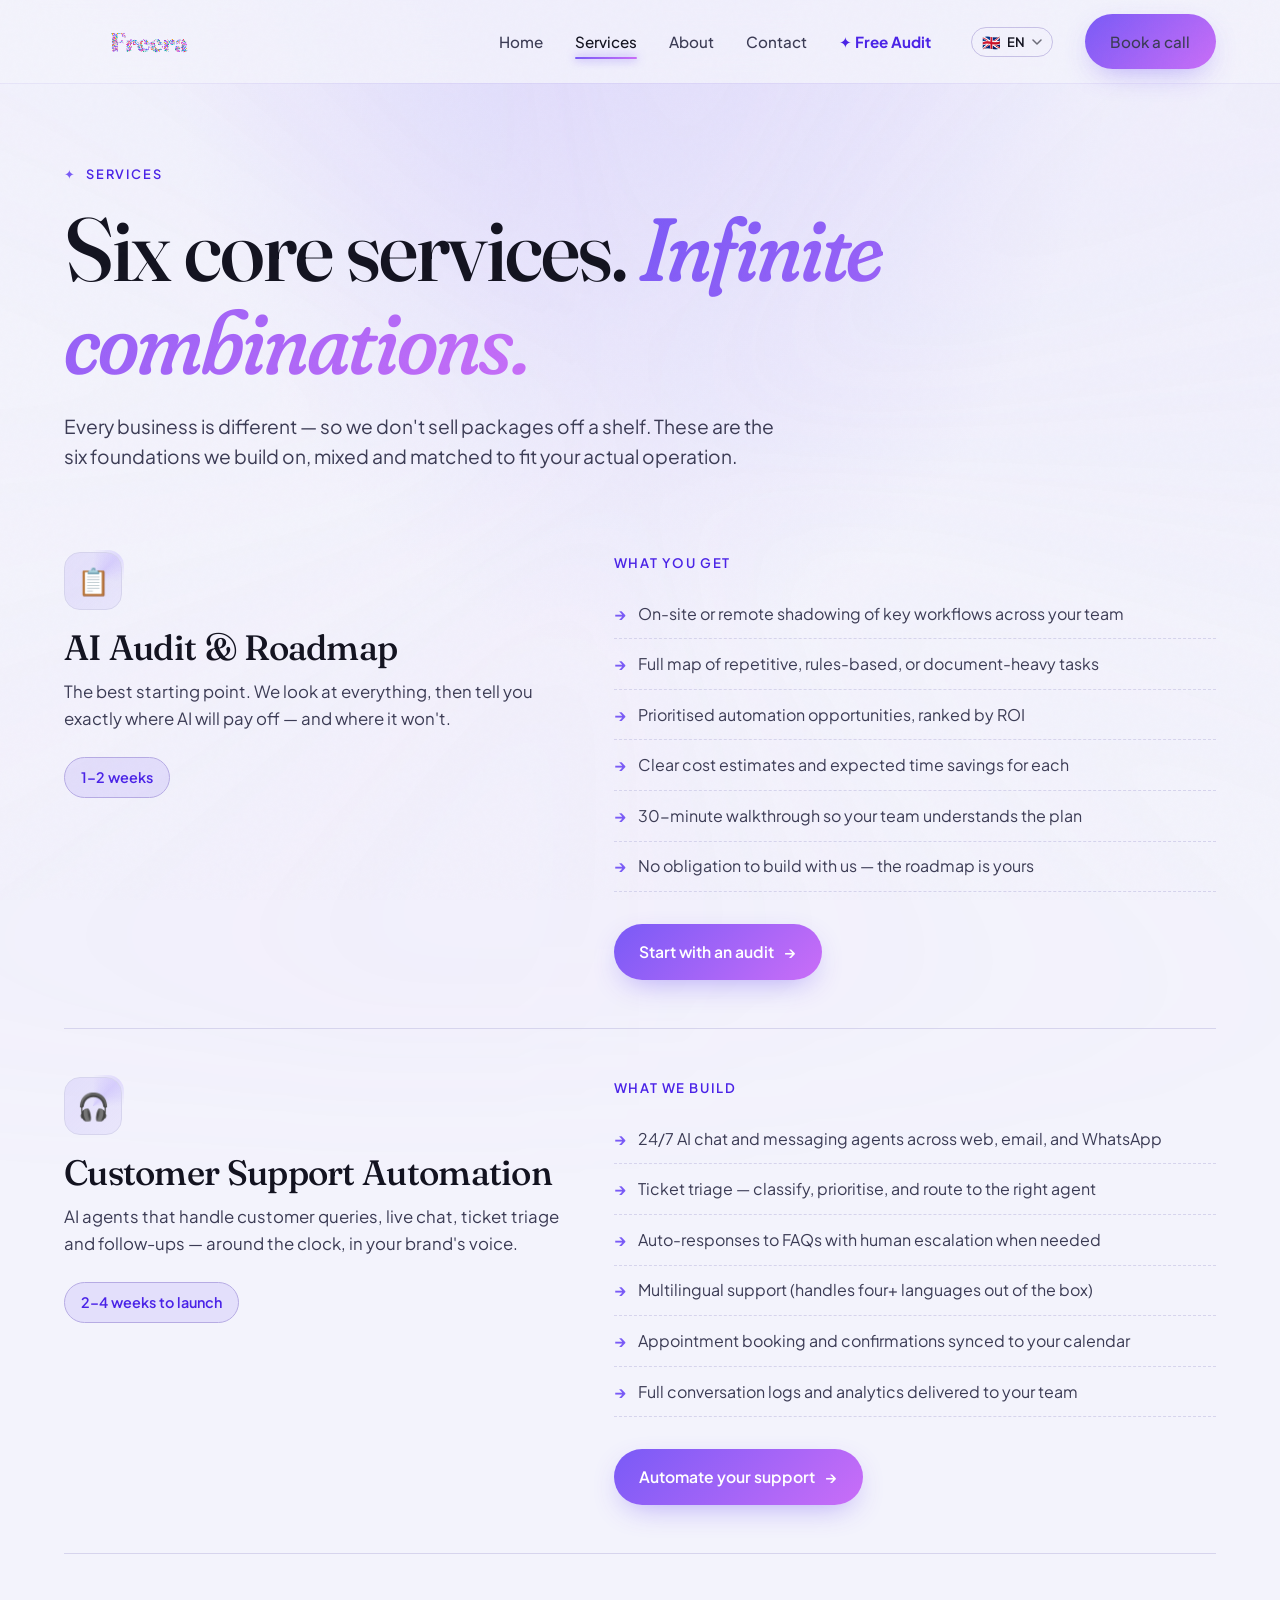
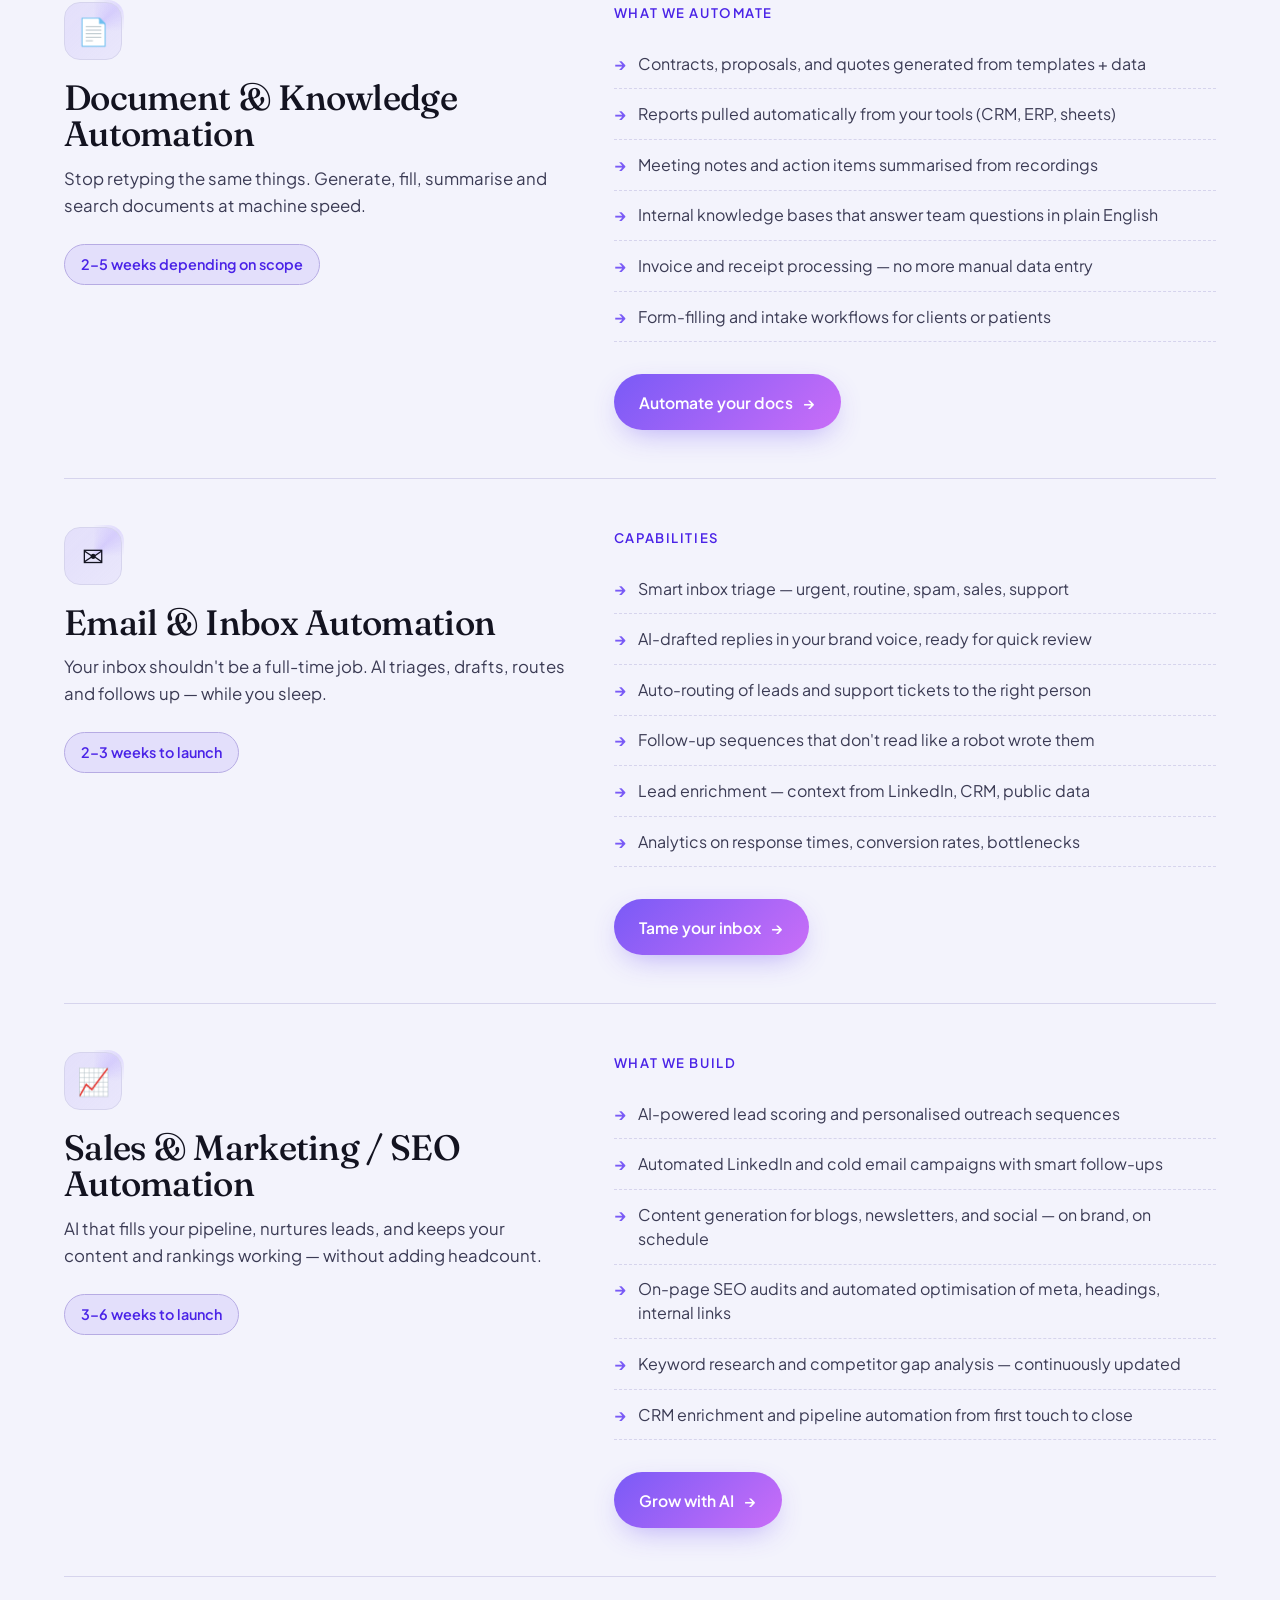
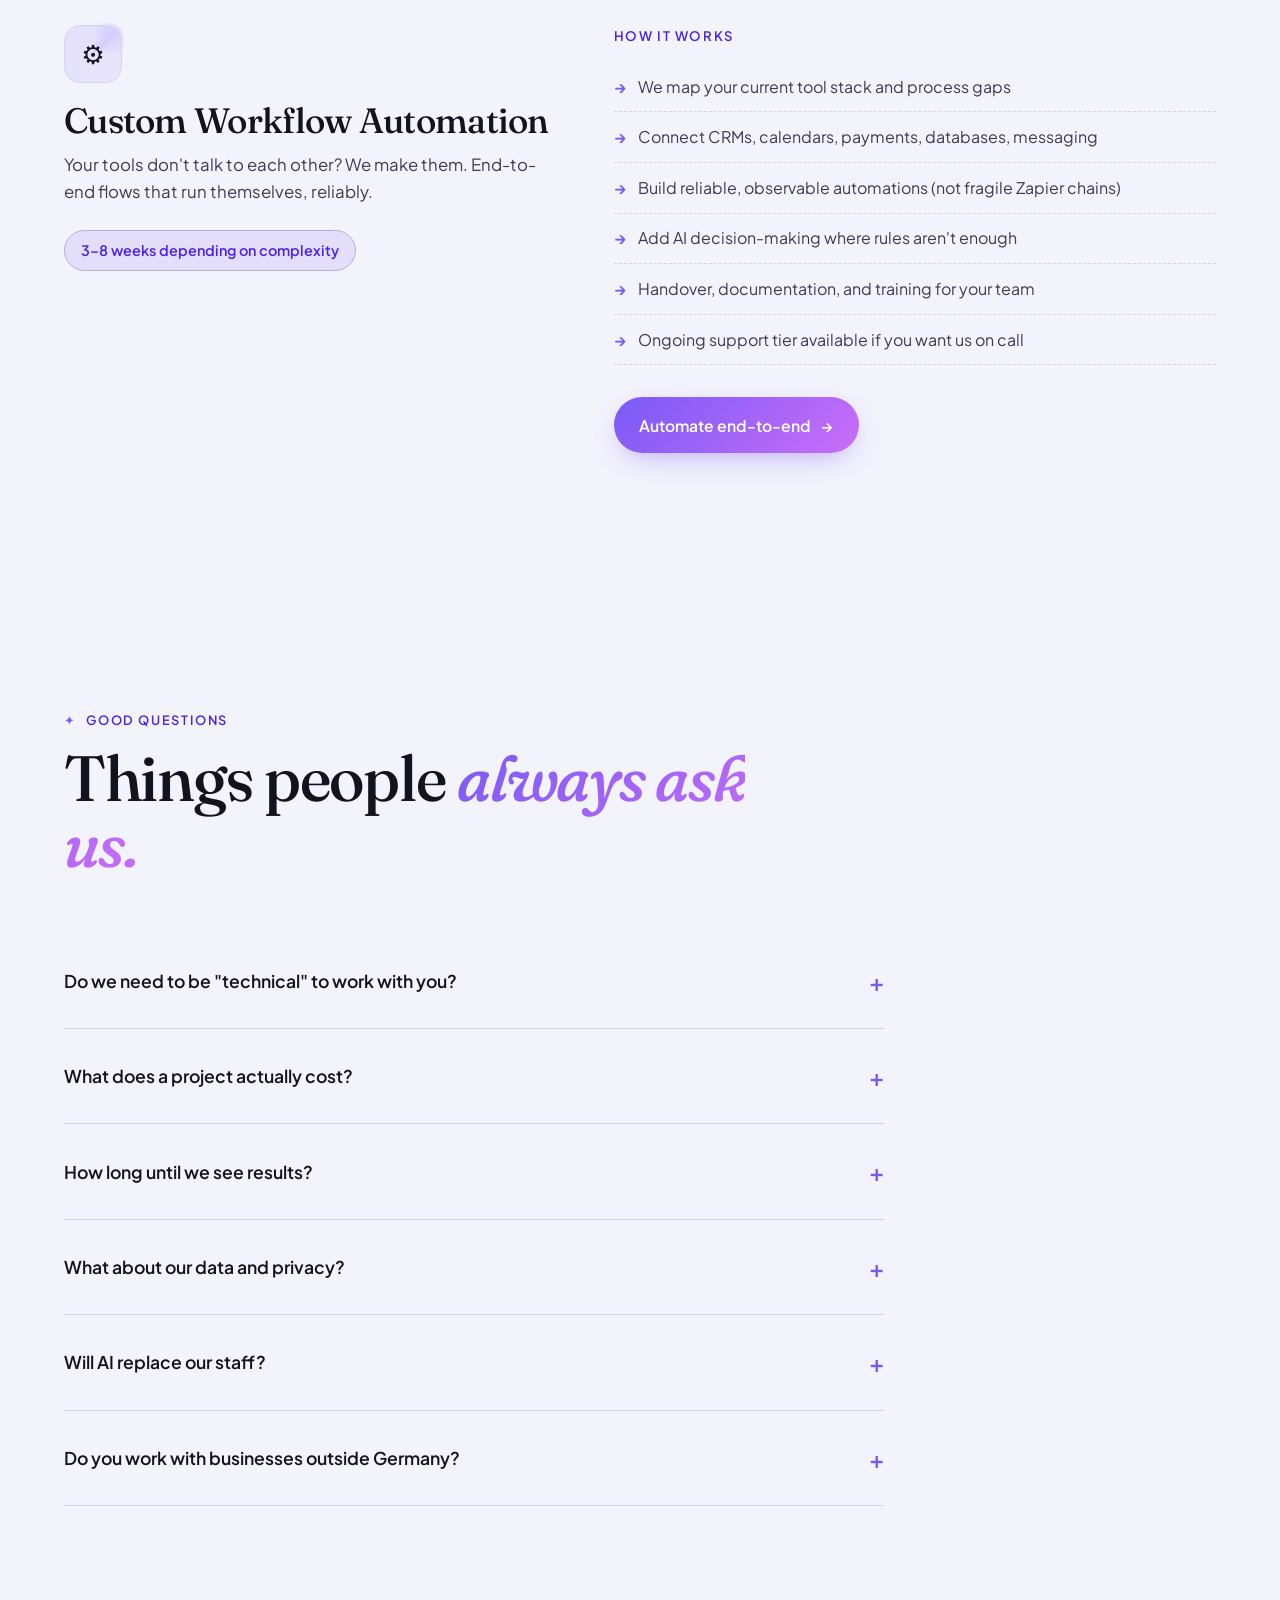
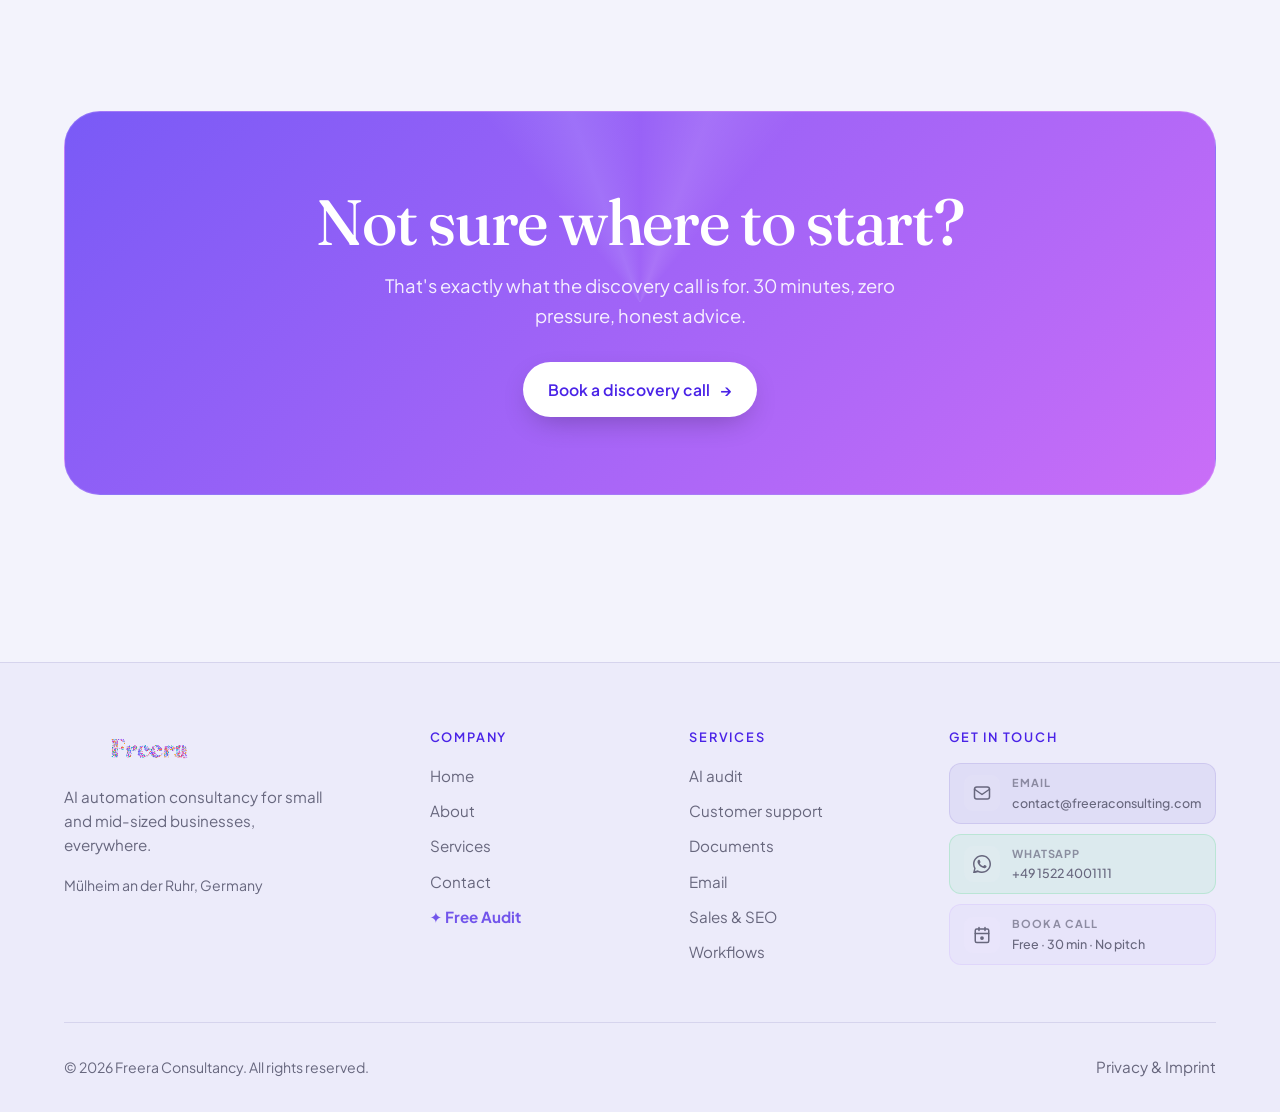
<file: services.html>
<!DOCTYPE html>
<html lang="en">
<head>
<meta charset="UTF-8">
<meta name="viewport" content="width=device-width, initial-scale=1.0">
<title>Services — Freera AI Automation Consulting</title>
<meta name="description" content="Customer support automation, document automation, email workflows, sales & marketing SEO, custom integrations. Six core services for SMEs.">
<link rel="preconnect" href="https://fonts.googleapis.com">
<link rel="preconnect" href="https://fonts.gstatic.com" crossorigin>
<link href="https://fonts.googleapis.com/css2?family=Fraunces:ital,opsz,wght@0,9..144,400;0,9..144,500;0,9..144,600;0,9..144,700;0,9..144,900;1,9..144,500;1,9..144,700&family=Plus+Jakarta+Sans:wght@400;500;600;700&display=swap" rel="stylesheet">
<link rel="stylesheet" href="styles.css">
<link rel="icon" type="image/svg+xml" href="favicon.svg">
<link rel="shortcut icon" href="favicon.svg">
<style>.audit-nav-link{color:var(--purple-deep)!important;font-weight:700!important;white-space:nowrap}</style>
</head>
<body>

<nav class="nav">
  <div class="nav-inner">
    <a href="/" class="nav-logo">
      <canvas class="nav-logo-brand" id="navLogo" width="640" height="160"></canvas>
    </a>
    <ul class="nav-links" id="navLinks">
      <li><a href="/" data-i18n="nav_home">Home</a></li>
      <li><a href="services.html" class="active" data-i18n="nav_services">Services</a></li>
      <li><a href="about.html" data-i18n="nav_about">About</a></li>
      <li><a href="contact.html" data-i18n="nav_contact">Contact</a></li>
      <li><a href="audit.html" class="audit-nav-link">✦ Free Audit</a></li>
      <li><div class="lang-switcher"></div></li>
      <li><a href="contact.html" class="btn btn-primary" data-i18n="nav_book">Book a call <span class="btn-arrow">→</span></a></li>
    </ul>
    <button class="nav-toggle" onclick="document.getElementById('navLinks').classList.toggle('open')">☰</button>
  </div>
</nav>

<section class="hero" style="padding-bottom:2rem;">
  <div class="container">
    <div style="max-width:820px;" class="animate-in">
      <span class="eyebrow" data-i18n="nav_services">Services</span>
      <h1 class="display-xl" style="margin:1rem 0 1.5rem;">Six core services. <span class="italic">Infinite combinations.</span></h1>
      <p class="lead" style="max-width:720px;">Every business is different — so we don't sell packages off a shelf. These are the six foundations we build on, mixed and matched to fit your actual operation.</p>
    </div>
  </div>
</section>

<section style="padding-top:0;">
  <div class="container">

    <div class="service-block">
      <div class="service-meta">
        <div class="card-icon" style="margin-bottom:1.25rem;">📋</div>
        <h2 class="display-md">AI Audit &amp; Roadmap</h2>
        <p class="service-meta-intro">The best starting point. We look at everything, then tell you exactly where AI will pay off — and where it won't.</p>
        <span class="service-price">1–2 weeks</span>
      </div>
      <div class="service-detail">
        <h4>What you get</h4>
        <ul>
          <li>On-site or remote shadowing of key workflows across your team</li>
          <li>Full map of repetitive, rules-based, or document-heavy tasks</li>
          <li>Prioritised automation opportunities, ranked by ROI</li>
          <li>Clear cost estimates and expected time savings for each</li>
          <li>30-minute walkthrough so your team understands the plan</li>
          <li>No obligation to build with us — the roadmap is yours</li>
        </ul>
        <a href="contact.html" class="btn btn-primary">Start with an audit <span class="btn-arrow">→</span></a>
      </div>
    </div>

    <div class="service-block">
      <div class="service-meta">
        <div class="card-icon" style="margin-bottom:1.25rem;">🎧</div>
        <h2 class="display-md">Customer Support Automation</h2>
        <p class="service-meta-intro">AI agents that handle customer queries, live chat, ticket triage and follow-ups — around the clock, in your brand's voice.</p>
        <span class="service-price">2–4 weeks to launch</span>
      </div>
      <div class="service-detail">
        <h4>What we build</h4>
        <ul>
          <li>24/7 AI chat and messaging agents across web, email, and WhatsApp</li>
          <li>Ticket triage — classify, prioritise, and route to the right agent</li>
          <li>Auto-responses to FAQs with human escalation when needed</li>
          <li>Multilingual support (handles four+ languages out of the box)</li>
          <li>Appointment booking and confirmations synced to your calendar</li>
          <li>Full conversation logs and analytics delivered to your team</li>
        </ul>
        <a href="contact.html" class="btn btn-primary">Automate your support <span class="btn-arrow">→</span></a>
      </div>
    </div>

    <div class="service-block">
      <div class="service-meta">
        <div class="card-icon" style="margin-bottom:1.25rem;">📄</div>
        <h2 class="display-md">Document &amp; Knowledge Automation</h2>
        <p class="service-meta-intro">Stop retyping the same things. Generate, fill, summarise and search documents at machine speed.</p>
        <span class="service-price">2–5 weeks depending on scope</span>
      </div>
      <div class="service-detail">
        <h4>What we automate</h4>
        <ul>
          <li>Contracts, proposals, and quotes generated from templates + data</li>
          <li>Reports pulled automatically from your tools (CRM, ERP, sheets)</li>
          <li>Meeting notes and action items summarised from recordings</li>
          <li>Internal knowledge bases that answer team questions in plain English</li>
          <li>Invoice and receipt processing — no more manual data entry</li>
          <li>Form-filling and intake workflows for clients or patients</li>
        </ul>
        <a href="contact.html" class="btn btn-primary">Automate your docs <span class="btn-arrow">→</span></a>
      </div>
    </div>

    <div class="service-block">
      <div class="service-meta">
        <div class="card-icon" style="margin-bottom:1.25rem;">✉️</div>
        <h2 class="display-md">Email &amp; Inbox Automation</h2>
        <p class="service-meta-intro">Your inbox shouldn't be a full-time job. AI triages, drafts, routes and follows up — while you sleep.</p>
        <span class="service-price">2–3 weeks to launch</span>
      </div>
      <div class="service-detail">
        <h4>Capabilities</h4>
        <ul>
          <li>Smart inbox triage — urgent, routine, spam, sales, support</li>
          <li>AI-drafted replies in your brand voice, ready for quick review</li>
          <li>Auto-routing of leads and support tickets to the right person</li>
          <li>Follow-up sequences that don't read like a robot wrote them</li>
          <li>Lead enrichment — context from LinkedIn, CRM, public data</li>
          <li>Analytics on response times, conversion rates, bottlenecks</li>
        </ul>
        <a href="contact.html" class="btn btn-primary">Tame your inbox <span class="btn-arrow">→</span></a>
      </div>
    </div>

    <div class="service-block">
      <div class="service-meta">
        <div class="card-icon" style="margin-bottom:1.25rem;">📈</div>
        <h2 class="display-md">Sales &amp; Marketing / SEO Automation</h2>
        <p class="service-meta-intro">AI that fills your pipeline, nurtures leads, and keeps your content and rankings working — without adding headcount.</p>
        <span class="service-price">3–6 weeks to launch</span>
      </div>
      <div class="service-detail">
        <h4>What we build</h4>
        <ul>
          <li>AI-powered lead scoring and personalised outreach sequences</li>
          <li>Automated LinkedIn and cold email campaigns with smart follow-ups</li>
          <li>Content generation for blogs, newsletters, and social — on brand, on schedule</li>
          <li>On-page SEO audits and automated optimisation of meta, headings, internal links</li>
          <li>Keyword research and competitor gap analysis — continuously updated</li>
          <li>CRM enrichment and pipeline automation from first touch to close</li>
        </ul>
        <a href="contact.html" class="btn btn-primary">Grow with AI <span class="btn-arrow">→</span></a>
      </div>
    </div>

    <div class="service-block">
      <div class="service-meta">
        <div class="card-icon" style="margin-bottom:1.25rem;">⚙️</div>
        <h2 class="display-md">Custom Workflow Automation</h2>
        <p class="service-meta-intro">Your tools don't talk to each other? We make them. End-to-end flows that run themselves, reliably.</p>
        <span class="service-price">3–8 weeks depending on complexity</span>
      </div>
      <div class="service-detail">
        <h4>How it works</h4>
        <ul>
          <li>We map your current tool stack and process gaps</li>
          <li>Connect CRMs, calendars, payments, databases, messaging</li>
          <li>Build reliable, observable automations (not fragile Zapier chains)</li>
          <li>Add AI decision-making where rules aren't enough</li>
          <li>Handover, documentation, and training for your team</li>
          <li>Ongoing support tier available if you want us on call</li>
        </ul>
        <a href="contact.html" class="btn btn-primary">Automate end-to-end <span class="btn-arrow">→</span></a>
      </div>
    </div>

  </div>
</section>

<section>
  <div class="container">
    <div class="section-head">
      <span class="eyebrow">Good questions</span>
      <h2 class="display-lg">Things people <span class="italic">always ask us.</span></h2>
    </div>
    <div style="max-width:820px;">
      <div class="faq-item"><div class="faq-question" onclick="this.parentElement.classList.toggle('open')"><span>Do we need to be "technical" to work with you?</span><span class="faq-toggle">+</span></div><div class="faq-answer"><p>Not at all. Most of our clients run businesses with nothing to do with tech — clinics, law firms, real estate, restaurants. We translate between "your business" and "the automation." You just need to know how your operation works.</p></div></div>
      <div class="faq-item"><div class="faq-question" onclick="this.parentElement.classList.toggle('open')"><span>What does a project actually cost?</span><span class="faq-toggle">+</span></div><div class="faq-answer"><p>It depends on scope, and we're honest about that upfront. The audit is our entry point and is fixed-price so you can try us without risk. For build work, most small engagements land between a few thousand and low five-figures. We'll always give you a firm estimate before you commit.</p></div></div>
      <div class="faq-item"><div class="faq-question" onclick="this.parentElement.classList.toggle('open')"><span>How long until we see results?</span><span class="faq-toggle">+</span></div><div class="faq-answer"><p>Our first automation usually goes live within 2 weeks. We build in small pieces, so you feel the impact quickly instead of waiting months for a big reveal.</p></div></div>
      <div class="faq-item"><div class="faq-question" onclick="this.parentElement.classList.toggle('open')"><span>What about our data and privacy?</span><span class="faq-toggle">+</span></div><div class="faq-answer"><p>We take this seriously as a German-based consultancy under GDPR. We use privacy-first models where possible, never train external models on your data, and walk you through exactly what's being sent where. For regulated industries we can architect everything to stay inside your own environment.</p></div></div>
      <div class="faq-item"><div class="faq-question" onclick="this.parentElement.classList.toggle('open')"><span>Will AI replace our staff?</span><span class="faq-toggle">+</span></div><div class="faq-answer"><p>That's not what we do. Our goal is to remove the boring parts of your team's work so they can focus on what actually requires a human — judgment, relationships, nuance. Most clients redeploy people, not let them go.</p></div></div>
      <div class="faq-item"><div class="faq-question" onclick="this.parentElement.classList.toggle('open')"><span>Do you work with businesses outside Germany?</span><span class="faq-toggle">+</span></div><div class="faq-answer"><p>Yes — we're based in Mülheim an der Ruhr but work with SMEs globally, remotely. Calls happen over video, builds happen in your tools, and we schedule around your timezone.</p></div></div>
    </div>
  </div>
</section>

<section>
  <div class="container">
    <div class="cta-block">
      <h2 class="display-lg">Not sure where to start?</h2>
      <p>That's exactly what the discovery call is for. 30 minutes, zero pressure, honest advice.</p>
      <a href="contact.html" class="btn btn-primary">Book a discovery call <span class="btn-arrow">→</span></a>
    </div>
  </div>
</section>

<footer class="footer">
  <div class="container">
    <div class="footer-grid">
      <div>
        <canvas class="footer-logo-canvas" id="footerLogo" width="640" height="160"></canvas>
        <p class="footer-tagline" data-i18n="footer_tagline">AI automation consultancy for small and mid-sized businesses, everywhere.</p>
        <address style="font-style:normal; font-size:0.88rem; color:var(--muted); line-height:1.6; margin-top:0.8rem;">
          Mülheim an der Ruhr, Germany
        </address>
      </div>
      <div>
        <h5 data-i18n="footer_company">Company</h5>
        <ul>
          <li><a href="/" data-i18n="nav_home">Home</a></li>
          <li><a href="about.html" data-i18n="nav_about">About</a></li>
          <li><a href="services.html" data-i18n="nav_services">Services</a></li>
          <li><a href="contact.html" data-i18n="nav_contact">Contact</a></li>
      <li><a href="audit.html" class="audit-nav-link">✦ Free Audit</a></li>
        </ul>
      </div>
      <div>
        <h5 data-i18n="footer_services">Services</h5>
        <ul>
          <li><a href="services.html">AI audit</a></li>
          <li><a href="services.html">Customer support</a></li>
          <li><a href="services.html">Documents</a></li>
          <li><a href="services.html">Email</a></li>
          <li><a href="services.html">Sales &amp; SEO</a></li>
          <li><a href="services.html">Workflows</a></li>
        </ul>
      </div>
      <div>
        <h5 data-i18n="footer_contact_h">Get in touch</h5>
        <div class="footer-contact-links">
          <a href="mailto:contact@freeraconsulting.com" class="footer-contact-btn footer-contact-btn--email">
            <span class="footer-contact-icon">
              <svg width="18" height="18" viewBox="0 0 24 24" fill="none" stroke="currentColor" stroke-width="2" stroke-linecap="round" stroke-linejoin="round"><rect x="2" y="4" width="20" height="16" rx="3"/><path d="M2 7l10 7 10-7"/></svg>
            </span>
            <span class="footer-contact-text">
              <span class="footer-contact-label">Email</span>
              <span class="footer-contact-value">contact@freeraconsulting.com</span>
            </span>
          </a>
          <a href="https://wa.me/4915224001111" target="_blank" rel="noopener" class="footer-contact-btn footer-contact-btn--whatsapp">
            <span class="footer-contact-icon">
              <svg width="18" height="18" viewBox="0 0 24 24" fill="currentColor"><path d="M17.472 14.382c-.297-.149-1.758-.867-2.03-.967-.273-.099-.471-.148-.67.15-.197.297-.767.966-.94 1.164-.173.199-.347.223-.644.075-.297-.15-1.255-.463-2.39-1.475-.883-.788-1.48-1.761-1.653-2.059-.173-.297-.018-.458.13-.606.134-.133.298-.347.446-.52.149-.174.198-.298.298-.497.099-.198.05-.371-.025-.52-.075-.149-.669-1.612-.916-2.207-.242-.579-.487-.5-.669-.51-.173-.008-.371-.01-.57-.01-.198 0-.52.074-.792.372-.272.297-1.04 1.016-1.04 2.479 0 1.462 1.065 2.875 1.213 3.074.149.198 2.096 3.2 5.077 4.487.709.306 1.262.489 1.694.625.712.227 1.36.195 1.871.118.571-.085 1.758-.719 2.006-1.413.248-.694.248-1.289.173-1.413-.074-.124-.272-.198-.57-.347z"/><path d="M12 0C5.373 0 0 5.373 0 12c0 2.124.558 4.118 1.531 5.845L.057 23.516a.75.75 0 0 0 .927.927l5.671-1.474A11.945 11.945 0 0 0 12 24c6.627 0 12-5.373 12-12S18.627 0 12 0zm0 22c-1.9 0-3.678-.513-5.207-1.408l-.372-.22-3.867 1.005 1.025-3.755-.242-.386A9.955 9.955 0 0 1 2 12C2 6.477 6.477 2 12 2s10 4.477 10 10-4.477 10-10 10z"/></svg>
            </span>
            <span class="footer-contact-text">
              <span class="footer-contact-label">WhatsApp</span>
              <span class="footer-contact-value">+49 1522 4001111</span>
            </span>
          </a>
          <a href="contact.html" class="footer-contact-btn footer-contact-btn--call">
            <span class="footer-contact-icon">
              <svg width="18" height="18" viewBox="0 0 24 24" fill="none" stroke="currentColor" stroke-width="2" stroke-linecap="round" stroke-linejoin="round"><rect x="3" y="4" width="18" height="18" rx="2"/><path d="M16 2v4M8 2v4M3 10h18"/><circle cx="12" cy="16" r="1.5" fill="currentColor"/></svg>
            </span>
            <span class="footer-contact-text">
              <span class="footer-contact-label" data-i18n="nav_book">Book a call</span>
              <span class="footer-contact-value">Free · 30 min · No pitch</span>
            </span>
          </a>
        </div>
      </div>
    </div>
    <div class="footer-bottom">
      <div data-i18n="footer_copy">© 2026 Freera Consultancy. All rights reserved.</div>
      <div><a href="privacy.html" data-i18n="footer_legal">Privacy &amp; Imprint</a></div>
    </div>
  </div>
</footer>

<style>
.footer-contact-links{display:flex;flex-direction:column;gap:10px;margin-top:4px}
.footer-contact-btn{display:flex;align-items:center;gap:12px;padding:10px 14px;border-radius:12px;text-decoration:none;transition:transform 0.18s ease,box-shadow 0.18s ease,background 0.18s ease;border:1px solid transparent}
.footer-contact-btn:hover{transform:translateY(-2px);box-shadow:0 6px 20px rgba(0,0,0,0.15)}
.footer-contact-btn--email{background:rgba(100,80,200,0.12);border-color:rgba(100,80,200,0.2);color:#a78bfa}
.footer-contact-btn--email:hover{background:rgba(100,80,200,0.2);color:#c4b5fd}
.footer-contact-btn--whatsapp{background:rgba(37,211,102,0.1);border-color:rgba(37,211,102,0.25);color:#25D366}
.footer-contact-btn--whatsapp:hover{background:rgba(37,211,102,0.2);color:#4ade80}
.footer-contact-btn--call{background:rgba(180,140,255,0.1);border-color:rgba(180,140,255,0.2);color:#c4b5fd}
.footer-contact-btn--call:hover{background:rgba(180,140,255,0.18);color:#e9d5ff}
.footer-contact-icon{display:flex;align-items:center;justify-content:center;width:36px;height:36px;border-radius:9px;background:rgba(255,255,255,0.07);flex-shrink:0}
.footer-contact-text{display:flex;flex-direction:column;gap:1px;min-width:0}
.footer-contact-label{font-size:11px;font-weight:700;text-transform:uppercase;letter-spacing:0.08em;opacity:0.7}
.footer-contact-value{font-size:12.5px;font-weight:500;white-space:nowrap;overflow:hidden;text-overflow:ellipsis}
</style>

<script src="logo.js"></script>
<script src="lang.js"></script>
<script>
createFreeraLogo('navLogo',    { text:'Freera', fontSize:100, textX:320, textY:88, step:3, interactive:false, sparkles:false, trail:false });
createFreeraLogo('footerLogo', { text:'Freera', fontSize:100, textX:320, textY:88, step:3, interactive:false, sparkles:false, trail:false });
document.querySelectorAll('.nav-links a').forEach(function(a){a.addEventListener('click',function(){document.getElementById('navLinks').classList.remove('open');});});
initLang();
</script>
</body>
</html>
</file>
<file: styles.css>
/* ==============================================
   Freera Consultancy — Shared stylesheet
   Light lavender theme · purple accents
   ============================================== */

:root {
  --bg: hsl(240 60% 97%);
  --bg-1: hsl(0 0% 100%);
  --bg-2: hsl(245 60% 95%);
  --card: hsl(0 0% 100%);
  --purple-bright: hsl(262 90% 75%);
  --purple: hsl(252 90% 66%);
  --purple-deep: hsl(252 80% 52%);
  --purple-pale: hsl(252 100% 85%);
  --purple-mist: hsl(252 100% 94%);
  --ink: hsl(240 25% 10%);
  --muted: hsl(240 10% 45%);
  --muted-strong: hsl(240 18% 28%);
  --border: hsl(245 40% 88%);
  --border-strong: hsl(252 50% 78%);
  --glow: hsl(252 90% 70% / 0.35);
  --font-display: 'Fraunces', Georgia, serif;
  --font-body: 'Plus Jakarta Sans', system-ui, sans-serif;
  --container: 1200px;
  --radius: 14px;
  --radius-lg: 24px;
  --radius-xl: 36px;
}

* { margin: 0; padding: 0; box-sizing: border-box; }
html { scroll-behavior: smooth; }
body {
  font-family: var(--font-body);
  color: var(--ink);
  background: var(--bg);
  background-image: radial-gradient(ellipse at 50% -20%, hsl(252 90% 80% / 0.32), transparent 55%);
  background-attachment: fixed;
  line-height: 1.6;
  -webkit-font-smoothing: antialiased;
  overflow-x: hidden;
  position: relative;
}
body::before {
  content: ''; position: fixed; inset: -20%;
  pointer-events: none; z-index: 0;
  background: conic-gradient(from 0deg at 50% 50%,
    transparent 0deg, hsl(252 90% 80% / 0.08) 60deg,
    transparent 120deg, hsl(280 80% 80% / 0.06) 200deg,
    transparent 280deg, hsl(252 90% 70% / 0.07) 340deg, transparent 360deg);
  animation: auroraSpin 40s linear infinite;
  filter: blur(80px);
  opacity: 0.7;
}
body::after {
  content: ''; position: fixed; inset: 0;
  pointer-events: none; z-index: 1000; opacity: 0.02;
  background-image: url("data:image/svg+xml,%3Csvg viewBox='0 0 200 200' xmlns='http://www.w3.org/2000/svg'%3E%3Cfilter id='n'%3E%3CfeTurbulence type='fractalNoise' baseFrequency='0.9' numOctaves='3'/%3E%3C/filter%3E%3Crect width='100%25' height='100%25' filter='url(%23n)'/%3E%3C/svg%3E");
}
@keyframes auroraSpin { to { transform: rotate(360deg); } }
@keyframes spinSlow { to { transform: rotate(360deg); } }
@keyframes ringSpin { to { transform: rotate(360deg); } }
@keyframes fadeUp { from { opacity: 0; transform: translateY(20px); } to { opacity: 1; transform: translateY(0); } }

a { color: inherit; text-decoration: none; }
img { max-width: 100%; display: block; }
button { font-family: inherit; cursor: pointer; border: none; background: none; color: inherit; }

.display-xl, .display-lg, .display-md, h1, h2, h3 {
  font-family: var(--font-display); font-weight: 500;
  line-height: 1.04; letter-spacing: -0.02em; color: var(--ink);
}
.display-xl { font-size: clamp(3rem, 7vw, 6rem); }
.display-lg { font-size: clamp(2.5rem, 5vw, 4.2rem); }
.display-md { font-size: clamp(2rem, 3.5vw, 3rem); }

.italic {
  font-style: italic;
  font-variation-settings: "SOFT" 100, "WONK" 1;
  background: linear-gradient(135deg, var(--purple), hsl(280 90% 70%));
  -webkit-background-clip: text; background-clip: text;
  -webkit-text-fill-color: transparent;
}

.eyebrow {
  font-family: var(--font-body); font-size: 0.8rem;
  font-weight: 600; letter-spacing: 0.14em;
  text-transform: uppercase; color: var(--purple-deep);
  display: inline-flex; align-items: center; gap: 0.6rem;
}
.eyebrow::before {
  content: '✦'; display: inline-block;
  animation: spinSlow 8s linear infinite; color: var(--purple);
}

.lead {
  font-size: clamp(1.1rem, 1.5vw, 1.3rem);
  color: var(--muted-strong);
  max-width: 620px; line-height: 1.55;
}

.container { max-width: var(--container); margin: 0 auto; padding: 0 1.5rem; position: relative; z-index: 2; }
section { padding: clamp(4rem, 8vw, 7rem) 0; position: relative; z-index: 2; }

/* ============== NAVIGATION ============== */
.nav {
  position: sticky; top: 0; z-index: 100;
  background: hsl(240 60% 97% / 0.82);
  backdrop-filter: blur(16px) saturate(140%);
  -webkit-backdrop-filter: blur(16px) saturate(140%);
  box-shadow: 0 1px 0 hsl(252 50% 70% / 0.12);
}
.nav-inner {
  display: flex; align-items: center; justify-content: space-between;
  padding: 0.9rem 1.5rem; max-width: var(--container); margin: 0 auto;
}
.nav-logo { display: flex; align-items: center; gap: 0.7rem; cursor: pointer; transition: opacity 0.2s; }
.nav-logo:hover { opacity: 0.85; }
.nav-logo-brand { width: 170px; height: 42px; display: block; }
.nav-links { display: flex; gap: 2rem; list-style: none; align-items: center; }
.nav-links a {
  font-size: 0.95rem; font-weight: 500;
  color: var(--muted-strong);
  transition: color 0.2s; position: relative; cursor: pointer;
}
.nav-links a:hover, .nav-links a.active { color: var(--ink); }
.nav-links a.active::after {
  content: ''; position: absolute; bottom: -8px; left: 0; right: 0;
  height: 2px;
  background: linear-gradient(90deg, var(--purple), hsl(280 90% 70%));
  border-radius: 2px;
  box-shadow: 0 0 10px var(--purple);
}
.nav-toggle { display: none; font-size: 1.5rem; color: var(--ink); }

/* ============== BUTTONS ============== */
.btn {
  display: inline-flex; align-items: center; gap: 0.6rem;
  padding: 0.95rem 1.6rem; font-size: 0.98rem; font-weight: 600;
  border-radius: 999px;
  transition: all 0.25s cubic-bezier(0.4, 0, 0.2, 1);
  white-space: nowrap; cursor: pointer; position: relative;
}
.btn-primary {
  background: linear-gradient(135deg, var(--purple), hsl(280 90% 70%));
  color: #fff;
  box-shadow: 0 10px 30px -10px hsl(252 90% 60% / 0.45);
}
.btn-primary:hover {
  transform: translateY(-2px);
  box-shadow: 0 16px 40px -12px hsl(252 90% 55% / 0.55);
}
.btn-primary::before {
  content: ''; position: absolute; inset: -2px;
  border-radius: inherit;
  background: conic-gradient(from 0deg, transparent, var(--purple-bright), transparent 60deg, transparent 300deg, var(--purple-pale), transparent 360deg);
  z-index: -1; opacity: 0; transition: opacity 0.3s;
  animation: spinSlow 3s linear infinite;
}
.btn-primary:hover::before { opacity: 1; }
.btn-outline {
  background: transparent; color: var(--ink);
  border: 1.5px solid var(--border-strong);
}
.btn-outline:hover {
  border-color: var(--purple);
  background: hsl(252 100% 96%);
}
.btn-arrow { transition: transform 0.25s; display: inline-block; }
.btn:hover .btn-arrow { transform: translateX(4px); }

/* ============== HERO ============== */
.hero { padding: clamp(3rem, 6vw, 6rem) 0; position: relative; overflow: hidden; }
.hero-grid { display: grid; grid-template-columns: 1.05fr 1fr; gap: 3rem; align-items: center; }
.hero-title {
  font-size: clamp(2.8rem, 6vw, 5.2rem);
  font-weight: 500; line-height: 1.02;
  letter-spacing: -0.025em; margin: 1.25rem 0 1.75rem;
}
.hero-title .highlight {
  font-style: italic;
  font-variation-settings: "SOFT" 100, "WONK" 1;
  background: linear-gradient(135deg, var(--purple), hsl(280 90% 70%));
  -webkit-background-clip: text; background-clip: text;
  -webkit-text-fill-color: transparent;
  position: relative; display: inline-block;
}
.hero-ctas { display: flex; gap: 1rem; margin-top: 2.2rem; flex-wrap: wrap; }
.hero-visual {
  position: relative; aspect-ratio: 1/1;
  max-width: 500px; margin-left: auto;
  display: flex; align-items: center; justify-content: center;
}
.hero-rings {
  position: absolute; inset: 0;
  display: flex; align-items: center; justify-content: center;
  pointer-events: none;
}
.ring { position: absolute; border-radius: 50%; border: 1px solid hsl(252 90% 75% / 0.32); }
.ring-1 { width: 88%; height: 88%; animation: ringSpin 30s linear infinite; }
.ring-2 { width: 70%; height: 70%; animation: ringSpin 20s linear infinite reverse; border-color: hsl(252 100% 85% / 0.5); }
.ring-3 { width: 54%; height: 54%; animation: ringSpin 15s linear infinite; border-color: hsl(252 90% 66% / 0.35); }
.ring::before, .ring::after {
  content: ''; position: absolute;
  width: 8px; height: 8px; border-radius: 50%;
  background: var(--purple-bright); box-shadow: 0 0 12px var(--purple-bright);
}
.ring-1::before { top: -4px; left: 50%; transform: translateX(-50%); }
.ring-2::after { bottom: -4px; left: 50%; transform: translateX(-50%); background: var(--purple-pale); box-shadow: 0 0 10px var(--purple-pale); }
.ring-3::before { right: -4px; top: 50%; transform: translateY(-50%); background: var(--purple); box-shadow: 0 0 14px var(--purple); }
.hero-logo-canvas { width: 100%; max-width: 420px; aspect-ratio: 4/1; background: transparent; }
.hero-visual::before {
  content: ''; position: absolute;
  width: 60%; height: 60%;
  background: radial-gradient(circle, hsl(252 90% 75% / 0.38), transparent 70%);
  filter: blur(40px); pointer-events: none;
}

/* ============== VALUE STRIP ============== */
.value-strip {
  padding: 2rem 0;
  background: linear-gradient(90deg, transparent, hsl(252 90% 75% / 0.15), transparent);
  border-top: 1px solid var(--border);
  border-bottom: 1px solid var(--border);
  position: relative; z-index: 2;
}
.value-strip-inner { display: flex; justify-content: space-around; align-items: center; gap: 2rem; flex-wrap: wrap; }
.value-item { display: flex; align-items: center; gap: 0.7rem; font-size: 0.95rem; color: var(--muted-strong); }
.value-icon {
  width: 36px; height: 36px;
  display: flex; align-items: center; justify-content: center;
  font-size: 1.1rem; border-radius: 10px;
  background: hsl(252 90% 75% / 0.15);
  border: 1px solid var(--border); position: relative;
}
.value-icon::before {
  content: ''; position: absolute; inset: -2px;
  border-radius: inherit;
  background: conic-gradient(from 0deg, transparent, var(--purple-bright), transparent 120deg);
  z-index: -1; animation: spinSlow 4s linear infinite; opacity: 0.6;
}

/* ============== LOGO MARQUEE (callbert.ai-style) ============== */
.logo-marquee-section {
  padding: 3rem 0 2.5rem;
  background: #fff;
  border-top: 1px solid var(--border);
  border-bottom: 1px solid var(--border);
}
.marquee-label {
  text-align: center; margin-bottom: 2rem;
  font-family: var(--font-body); font-size: 0.78rem;
  font-weight: 600; letter-spacing: 0.18em;
  text-transform: uppercase; color: var(--muted);
}
.marquee-label::before, .marquee-label::after {
  content: '·'; margin: 0 0.8rem; color: var(--purple);
}
.logo-marquee {
  overflow: hidden; width: 100%;
  position: relative;
  -webkit-mask-image: linear-gradient(90deg, transparent, #000 10%, #000 90%, transparent);
  mask-image: linear-gradient(90deg, transparent, #000 10%, #000 90%, transparent);
}
.logo-track {
  display: flex; gap: 4rem;
  animation: logoScroll 35s linear infinite;
  width: max-content;
  align-items: center;
}
.logo-marquee:hover .logo-track { animation-play-state: paused; }
@keyframes logoScroll {
  from { transform: translateX(0); }
  to { transform: translateX(-50%); }
}
.client-logo {
  display: flex; align-items: center; gap: 0.65rem;
  flex-shrink: 0;
  transition: opacity 0.3s;
  color: var(--ink);
  white-space: nowrap;
  font-family: var(--font-body);
  font-weight: 700; font-size: 1.05rem;
  letter-spacing: -0.01em;
  opacity: 1; /* always full opacity — no fading */
}
.client-logo:hover { opacity: 0.8; }
.client-logo svg { width: 40px; height: 40px; flex-shrink: 0; border-radius: 8px; }
.client-logo-label {
  font-size: 0.72rem; font-weight: 500;
  color: var(--muted); letter-spacing: 0.06em;
  display: block; margin-top: 2px; text-transform: uppercase;
}
.client-logo-stack { display: flex; flex-direction: column; line-height: 1; }

/* ============== CARDS ============== */
.card {
  background: var(--card);
  border: 1px solid var(--border);
  border-radius: var(--radius-lg); padding: 2rem;
  transition: all 0.3s cubic-bezier(0.4, 0, 0.2, 1);
  position: relative; overflow: hidden;
  box-shadow: 0 4px 24px -8px hsl(252 50% 50% / 0.12);
}
.card::before {
  content: ''; position: absolute; inset: -1px;
  border-radius: inherit;
  background: conic-gradient(from 0deg, transparent 340deg, var(--purple-bright), transparent 20deg);
  opacity: 0; transition: opacity 0.3s;
  animation: spinSlow 4s linear infinite; z-index: 0;
}
.card::after {
  content: ''; position: absolute; inset: 1px;
  border-radius: calc(var(--radius-lg) - 1px);
  background: var(--card); z-index: 0;
}
.card > * { position: relative; z-index: 1; }
.card:hover {
  transform: translateY(-6px);
  border-color: transparent;
  box-shadow: 0 16px 48px -12px hsl(252 60% 50% / 0.22);
}
.card:hover::before { opacity: 1; }
.card-icon {
  width: 58px; height: 58px; border-radius: 16px;
  display: flex; align-items: center; justify-content: center;
  margin-bottom: 1.25rem; font-size: 1.65rem; position: relative;
  background: linear-gradient(135deg, hsl(252 90% 75% / 0.18), hsl(252 90% 66% / 0.08));
  border: 1px solid var(--border);
}
.card-icon::before {
  content: ''; position: absolute; inset: -3px;
  border-radius: inherit;
  background: conic-gradient(from 0deg, transparent, var(--purple-pale), transparent 90deg);
  z-index: -1; animation: spinSlow 6s linear infinite; opacity: 0.4;
}
.card h3 { font-size: 1.5rem; margin-bottom: 0.6rem; font-weight: 600; color: var(--ink); }
.card p { color: var(--muted-strong); font-size: 0.98rem; line-height: 1.6; }

.section-head { max-width: 720px; margin-bottom: 3.5rem; }
.section-head .eyebrow { margin-bottom: 0.9rem; }
.section-head h2 { margin-bottom: 1.1rem; }
.grid-3 { display: grid; grid-template-columns: repeat(3, 1fr); gap: 1.5rem; }
.grid-2 { display: grid; grid-template-columns: repeat(2, 1fr); gap: 1.5rem; }

/* ============== PILLS ============== */
.pills { display: flex; flex-wrap: wrap; gap: 0.7rem; margin-top: 1.5rem; }
.pill {
  display: inline-flex; align-items: center; gap: 0.4rem;
  padding: 0.6rem 1.2rem; background: hsl(0 0% 100%);
  border: 1px solid var(--border); border-radius: 999px;
  font-size: 0.95rem; font-weight: 500;
  transition: all 0.2s; color: var(--muted-strong);
}
.pill:hover {
  background: hsl(252 90% 75% / 0.12);
  color: var(--ink);
  border-color: var(--purple);
  transform: translateY(-2px);
  box-shadow: 0 6px 20px -8px var(--glow);
}
.pill-emoji { font-size: 1.1rem; }

/* ============== STEPS ============== */
.steps { display: grid; grid-template-columns: repeat(4, 1fr); gap: 1.25rem; }
.step {
  padding: 1.75rem; background: var(--card);
  border-radius: var(--radius); border: 1px solid var(--border);
  position: relative; overflow: hidden;
  box-shadow: 0 4px 24px -8px hsl(252 50% 50% / 0.12);
  transition: transform 0.3s, box-shadow 0.3s;
}
.step:hover { transform: translateY(-4px); box-shadow: 0 12px 36px -10px hsl(252 55% 50% / 0.18); }
.step-num-wrap {
  position: relative; width: 60px; height: 60px;
  margin-bottom: 1rem;
  display: flex; align-items: center; justify-content: center;
}
.step-num {
  font-family: var(--font-display);
  font-size: 2rem; font-weight: 600;
  line-height: 1; font-style: italic;
  background: linear-gradient(135deg, var(--purple), hsl(280 90% 70%));
  -webkit-background-clip: text; background-clip: text;
  -webkit-text-fill-color: transparent; z-index: 2;
}
.step-num-wrap::before {
  content: ''; position: absolute; inset: 0;
  border-radius: 50%;
  border: 1px dashed var(--border-strong);
  animation: spinSlow 12s linear infinite;
}
.step-num-wrap::after {
  content: ''; position: absolute;
  top: -2px; left: 50%;
  width: 6px; height: 6px; margin-left: -3px;
  background: var(--purple-bright); border-radius: 50%;
  box-shadow: 0 0 10px var(--purple-bright);
  transform-origin: 3px 32px;
  animation: spinSlow 12s linear infinite;
}
.step h4 { font-size: 1.15rem; font-weight: 600; margin-bottom: 0.4rem; color: var(--ink); }
.step p { font-size: 0.92rem; color: var(--muted); }

/* ============== STATS ============== */
.stat-strip {
  background: linear-gradient(135deg, hsl(245 60% 95%), hsl(0 0% 100%));
  border: 1px solid var(--border);
  border-radius: var(--radius-xl); padding: 3rem;
  display: grid; grid-template-columns: repeat(4, 1fr); gap: 2rem;
  position: relative; overflow: hidden;
  box-shadow: 0 8px 40px -12px hsl(252 50% 50% / 0.15);
}
.stat-strip::before {
  content: ''; position: absolute; inset: -50%;
  background: conic-gradient(from 0deg,
    transparent 0deg, hsl(252 90% 75% / 0.22) 45deg,
    transparent 90deg, transparent 270deg,
    hsl(252 100% 85% / 0.18) 315deg, transparent 360deg);
  animation: auroraSpin 25s linear infinite; pointer-events: none;
}
.stat-item { position: relative; z-index: 1; }
.stat-num-wrap { position: relative; display: inline-block; margin-bottom: 0.4rem; }
.stat-num {
  font-family: var(--font-display);
  font-size: clamp(2.5rem, 4vw, 3.5rem);
  font-weight: 500; line-height: 1;
  background: linear-gradient(135deg, var(--purple), hsl(280 90% 70%));
  -webkit-background-clip: text; background-clip: text;
  -webkit-text-fill-color: transparent;
}
.stat-label { font-size: 0.95rem; color: var(--muted-strong); }

/* ============== TESTIMONIALS ============== */
.testimonials { display: grid; grid-template-columns: repeat(3, 1fr); gap: 1.5rem; }
.testimonial {
  background: var(--card);
  border: 1px solid var(--border);
  border-radius: var(--radius-lg);
  padding: 2.2rem 2rem;
  position: relative; overflow: hidden;
  box-shadow: 0 4px 24px -8px hsl(252 50% 50% / 0.12);
  transition: transform 0.3s, box-shadow 0.3s;
  display: flex; flex-direction: column;
}
.testimonial:hover {
  transform: translateY(-4px);
  box-shadow: 0 16px 48px -12px hsl(252 60% 50% / 0.22);
}
.testimonial::before {
  content: '"';
  position: absolute;
  top: 0.5rem; left: 1.3rem;
  font-family: var(--font-display);
  font-size: 5rem;
  line-height: 1;
  color: hsl(252 90% 75% / 0.28);
  font-weight: 900;
  pointer-events: none;
}
.testimonial-quote {
  font-family: var(--font-display);
  font-size: 1.1rem;
  line-height: 1.55;
  color: var(--ink);
  margin: 1.5rem 0 1.5rem;
  position: relative;
  flex-grow: 1;
  font-style: italic;
  font-variation-settings: "SOFT" 50;
}
.testimonial-meta {
  display: flex; align-items: center; gap: 0.85rem;
  padding-top: 1.2rem;
  border-top: 1px solid var(--border);
}
.testimonial-avatar {
  width: 44px; height: 44px;
  border-radius: 50%;
  background: linear-gradient(135deg, var(--purple), hsl(280 90% 70%));
  display: flex; align-items: center; justify-content: center;
  color: #fff; font-weight: 700; font-size: 1rem;
  flex-shrink: 0;
  box-shadow: 0 4px 12px -4px var(--glow);
}
.testimonial-name { font-weight: 700; font-size: 0.95rem; color: var(--ink); }
.testimonial-role { font-size: 0.82rem; color: var(--muted); }

/* ============== CTA BLOCK ============== */
.cta-block {
  background: linear-gradient(135deg, var(--purple), hsl(280 90% 70%));
  border-radius: var(--radius-xl);
  padding: clamp(3rem, 6vw, 5rem);
  color: #fff; text-align: center;
  position: relative; overflow: hidden;
  border: 1px solid hsl(0 0% 100% / 0.15);
}
.cta-block::before {
  content: ''; position: absolute; inset: -50%;
  background: conic-gradient(from 0deg, transparent, hsl(0 0% 100% / 0.1), transparent 40deg, transparent 320deg, hsl(252 100% 85% / 0.2), transparent 360deg);
  animation: auroraSpin 18s linear infinite; pointer-events: none;
}
.cta-block > * { position: relative; z-index: 1; }
.cta-block h2 { color: #fff; margin-bottom: 1rem; }
.cta-block p { color: hsl(0 0% 100% / 0.9); max-width: 540px; margin: 0 auto 2rem; font-size: 1.15rem; }
.cta-block .btn-primary { background: #fff; color: var(--purple-deep); box-shadow: 0 10px 30px -10px hsl(0 0% 0% / 0.3); }
.cta-block .btn-primary:hover { background: var(--bg); color: var(--purple-deep); }

/* ============== FOOTER ============== */
.footer {
  background: hsl(245 60% 95%);
  border-top: 1px solid var(--border);
  color: var(--muted-strong); padding: 4rem 0 2rem;
  margin-top: 4rem; position: relative; z-index: 2;
}
.footer-grid { display: grid; grid-template-columns: 1.5fr 1fr 1fr 1fr; gap: 3rem; margin-bottom: 3rem; }
.footer h5 {
  font-size: 0.8rem; font-weight: 600; text-transform: uppercase;
  letter-spacing: 0.14em; color: var(--purple-deep); margin-bottom: 1rem;
}
.footer ul { list-style: none; }
.footer li { margin-bottom: 0.6rem; }
.footer a { opacity: 0.75; transition: all 0.2s; font-size: 0.95rem; cursor: pointer; color: var(--muted-strong); }
.footer a:hover { opacity: 1; color: var(--purple-deep); }
.footer-logo-canvas { width: 170px; height: 42px; display: block; margin-bottom: 1rem; }
.footer-tagline { font-size: 0.95rem; max-width: 280px; line-height: 1.6; color: var(--muted); margin-bottom: 1rem; }
.footer-address {
  font-size: 0.88rem; color: var(--muted); font-style: normal;
  line-height: 1.55;
}
.footer-address strong { color: var(--muted-strong); font-weight: 600; }
.footer-bottom {
  padding-top: 2rem; border-top: 1px solid var(--border);
  display: flex; justify-content: space-between; align-items: center;
  font-size: 0.88rem; color: var(--muted); flex-wrap: wrap; gap: 1rem;
}

/* ============== FORMS ============== */
.form-wrap {
  background: hsl(0 0% 100%);
  border: 1px solid var(--border);
  border-radius: var(--radius-lg);
  padding: clamp(2rem, 4vw, 3rem);
  box-shadow: 0 8px 32px -12px hsl(252 50% 50% / 0.12);
}
.form-group { margin-bottom: 1.25rem; }
.form-group label {
  display: block; font-size: 0.88rem; font-weight: 600;
  margin-bottom: 0.5rem; color: var(--muted-strong);
}
.form-group input, .form-group select, .form-group textarea {
  width: 100%; padding: 0.85rem 1rem;
  border: 1px solid var(--border); border-radius: 10px;
  background: hsl(0 0% 100%); font-family: inherit;
  font-size: 0.98rem; color: var(--ink); transition: all 0.2s;
}
.form-group input:focus, .form-group select:focus, .form-group textarea:focus {
  outline: none; border-color: var(--purple);
  box-shadow: 0 0 0 3px hsl(252 90% 75% / 0.25);
}
.form-group textarea { resize: vertical; min-height: 120px; }
.form-row { display: grid; grid-template-columns: 1fr 1fr; gap: 1rem; }

.contact-grid { display: grid; grid-template-columns: 1fr 1fr; gap: 2rem; align-items: start; }
.booking-card {
  background: linear-gradient(135deg, var(--purple), hsl(280 90% 70%));
  color: #fff; border-radius: var(--radius-lg);
  padding: clamp(2rem, 4vw, 3rem); position: sticky; top: 100px;
  overflow: hidden; border: 1px solid hsl(0 0% 100% / 0.15);
}
.booking-card::before {
  content: ''; position: absolute; inset: -50%;
  background: conic-gradient(from 0deg, transparent, hsl(0 0% 100% / 0.08), transparent 60deg, transparent 300deg, hsl(252 100% 85% / 0.15), transparent 360deg);
  animation: auroraSpin 20s linear infinite; pointer-events: none;
}
.booking-card > * { position: relative; z-index: 1; }
.booking-card h3 { color: #fff; font-size: 1.8rem; margin-bottom: 1rem; }
.booking-card p { color: hsl(0 0% 100% / 0.9); margin-bottom: 2rem; font-size: 1rem; }
.booking-list { list-style: none; margin: 1.5rem 0 2rem; }
.booking-list li {
  padding: 0.7rem 0; border-bottom: 1px solid hsl(0 0% 100% / 0.15);
  display: flex; gap: 0.8rem; align-items: start; font-size: 0.96rem;
}
.booking-list li:last-child { border-bottom: none; }
.check { color: var(--purple-pale); flex-shrink: 0; font-weight: 700; margin-top: 1px; }
.booking-card .btn-primary { background: #fff; color: var(--purple-deep); }
.booking-card .btn-primary:hover { background: var(--bg); color: var(--purple-deep); }

/* ============== SERVICE BLOCKS ============== */
.service-block {
  display: grid; grid-template-columns: 1fr 1.2fr;
  gap: 3rem; padding: 3rem 0;
  border-bottom: 1px solid var(--border); align-items: start;
}
.service-block:last-child { border-bottom: none; }
.service-meta h2 { font-size: 2.2rem; margin-bottom: 0.8rem; }
.service-meta-intro { color: var(--muted-strong); font-size: 1.05rem; margin-bottom: 1.5rem; }
.service-price {
  display: inline-block; padding: 0.5rem 1rem;
  background: hsl(252 90% 75% / 0.18);
  border: 1px solid var(--border-strong);
  border-radius: 999px; font-size: 0.9rem;
  font-weight: 600; color: var(--purple-deep);
}
.service-detail h4 {
  font-size: 0.82rem; font-weight: 600;
  text-transform: uppercase; letter-spacing: 0.12em;
  color: var(--purple-deep); margin-bottom: 1rem;
}
.service-detail ul { list-style: none; margin-bottom: 2rem; }
.service-detail li {
  padding: 0.8rem 0; border-bottom: 1px dashed var(--border);
  display: flex; gap: 0.75rem;
  font-size: 1rem; line-height: 1.5; color: var(--muted-strong);
}
.service-detail li::before { content: '→'; color: var(--purple); font-weight: 700; flex-shrink: 0; }

/* ============== ABOUT PAGE VALUES ============== */
.value-block {
  padding: 2rem 0; border-bottom: 1px solid var(--border);
  display: grid; grid-template-columns: 120px 1fr;
  gap: 2rem; align-items: start;
}
.value-block:last-child { border-bottom: none; }
.value-num {
  font-family: var(--font-display); font-style: italic;
  font-size: 3rem; line-height: 1;
  font-variation-settings: "SOFT" 100, "WONK" 1;
  background: linear-gradient(135deg, var(--purple), hsl(280 90% 70%));
  -webkit-background-clip: text; background-clip: text;
  -webkit-text-fill-color: transparent;
}
.value-block h3 { font-size: 1.5rem; margin-bottom: 0.6rem; color: var(--ink); }
.value-block p { color: var(--muted-strong); font-size: 1.02rem; max-width: 600px; }

/* ============== FAQ ============== */
.faq-item { border-bottom: 1px solid var(--border); padding: 1.25rem 0; }
.faq-question {
  display: flex; justify-content: space-between; align-items: center;
  cursor: pointer; padding: 0.5rem 0;
  font-size: 1.1rem; font-weight: 600; user-select: none; color: var(--ink);
}
.faq-toggle { color: var(--purple); font-size: 1.5rem; transition: transform 0.25s; }
.faq-item.open .faq-toggle { transform: rotate(45deg); }
.faq-answer {
  max-height: 0; overflow: hidden;
  transition: max-height 0.3s ease-out, padding-top 0.3s;
  color: var(--muted-strong); line-height: 1.6;
}
.faq-item.open .faq-answer { max-height: 400px; padding-top: 1rem; }

/* ============== ABOUT COMPARISON CARDS ============== */
.comp-card { padding: 2.5rem; border-radius: var(--radius-lg); position: relative; overflow: hidden; }
.comp-card ul { list-style: none; padding: 0; }
.comp-card li { padding: 0.8rem 0; display: flex; gap: 0.75rem; }
.comp-old {
  background: hsl(0 0% 100%);
  border: 1px solid var(--border);
  box-shadow: 0 4px 24px -8px hsl(252 50% 50% / 0.12);
}
.comp-old li { border-bottom: 1px solid var(--border); color: var(--muted-strong); }
.comp-old li:last-child { border-bottom: none; }
.comp-old .x { color: #EF4444; }
.comp-old .label-tag { color: var(--purple-deep); }
.comp-new { background: linear-gradient(135deg, var(--purple), hsl(280 90% 70%)); color: #fff; }
.comp-new::before {
  content: ''; position: absolute; inset: -50%;
  background: conic-gradient(from 0deg, transparent, hsl(0 0% 100% / 0.08), transparent 50deg);
  animation: auroraSpin 15s linear infinite;
}
.comp-new > * { position: relative; z-index: 1; }
.comp-new li { border-bottom: 1px solid hsl(0 0% 100% / 0.2); color: #fff; }
.comp-new li:last-child { border-bottom: none; }
.comp-new .check-big { color: var(--purple-pale); }
.comp-new .label-tag { color: var(--purple-pale); }

/* ============== CONTACT MINI CARDS ============== */
.contact-cards { display: grid; grid-template-columns: repeat(3, 1fr); gap: 1.5rem; text-align: center; }
.contact-mini {
  background: var(--card); border: 1px solid var(--border);
  border-radius: var(--radius-lg); padding: 2rem;
  transition: all 0.3s;
  box-shadow: 0 4px 24px -8px hsl(252 50% 50% / 0.12);
}
.contact-mini:hover {
  border-color: var(--purple); transform: translateY(-4px);
  box-shadow: 0 16px 48px -12px hsl(252 60% 50% / 0.22);
}
.contact-mini h3 { font-size: 1.25rem; margin-bottom: 0.4rem; color: var(--ink); }
.contact-mini p { color: var(--muted); font-size: 0.95rem; margin-bottom: 1rem; }
.contact-mini a { color: var(--purple-deep); font-weight: 600; }
.contact-mini-icon {
  width: 52px; height: 52px; margin: 0 auto 1rem;
  border-radius: 14px;
  background: linear-gradient(135deg, hsl(252 90% 75% / 0.22), hsl(252 90% 66% / 0.1));
  border: 1px solid var(--border);
  display: flex; align-items: center; justify-content: center;
  font-size: 1.5rem; position: relative;
}
.contact-mini-icon::before {
  content: ''; position: absolute; inset: -3px;
  border-radius: inherit;
  background: conic-gradient(from 0deg, transparent, var(--purple-bright), transparent 120deg);
  z-index: -1; animation: spinSlow 5s linear infinite; opacity: 0.5;
}

/* ============== LEGAL PAGES ============== */
.legal-content {
  max-width: 800px; margin: 0 auto;
  font-size: 1rem; line-height: 1.7;
  color: var(--muted-strong);
}
.legal-content h2 {
  font-family: var(--font-display);
  font-size: 1.8rem; font-weight: 600;
  color: var(--ink); margin: 3rem 0 1rem;
  padding-top: 2rem;
  border-top: 1px solid var(--border);
}
.legal-content h2:first-child { border-top: none; padding-top: 0; margin-top: 0; }
.legal-content h3 {
  font-family: var(--font-display);
  font-size: 1.3rem; font-weight: 600;
  color: var(--ink); margin: 2rem 0 0.7rem;
}
.legal-content p { margin-bottom: 1rem; }
.legal-content ul { padding-left: 1.4rem; margin-bottom: 1.2rem; }
.legal-content li { margin-bottom: 0.5rem; }
.legal-content strong { color: var(--ink); font-weight: 600; }
.legal-content a { color: var(--purple-deep); text-decoration: underline; text-underline-offset: 3px; }
.legal-content a:hover { color: var(--purple); }
.legal-meta {
  font-size: 0.9rem; color: var(--muted);
  padding: 1rem 1.2rem;
  background: hsl(252 100% 96%);
  border-left: 3px solid var(--purple);
  border-radius: 6px;
  margin-bottom: 2.5rem;
}

/* ============== ANIMATIONS ============== */
.animate-in > * { animation: fadeUp 0.7s cubic-bezier(0.4, 0, 0.2, 1) both; }
.animate-in > *:nth-child(1) { animation-delay: 0.05s; }
.animate-in > *:nth-child(2) { animation-delay: 0.15s; }
.animate-in > *:nth-child(3) { animation-delay: 0.25s; }
.animate-in > *:nth-child(4) { animation-delay: 0.35s; }
.animate-in > *:nth-child(5) { animation-delay: 0.45s; }

/* ============== WHATSAPP LINK ============== */
.whatsapp-link {
  display: inline-flex; align-items: center; gap: 0.4rem;
  color: inherit; text-decoration: none;
  transition: color 0.2s;
}
.whatsapp-link:hover { color: #25D366; }
.whatsapp-link svg { width: 16px; height: 16px; flex-shrink: 0; }
.whatsapp-icon-lg svg { width: 20px; height: 20px; }

/* ============== CANVAS TRANSPARENCY FIX ============== */
canvas { background: transparent !important; }

/* ============== LANGUAGE SWITCHER ============== */
.lang-switcher {
  display: flex; align-items: center; gap: 0.3rem;
  margin-left: 0.5rem;
}
.lang-btn {
  font-size: 0.78rem; font-weight: 700;
  padding: 0.3rem 0.55rem;
  border-radius: 6px;
  border: 1.5px solid var(--border);
  color: var(--muted);
  background: transparent;
  cursor: pointer;
  transition: all 0.18s;
  letter-spacing: 0.04em;
  font-family: var(--font-body);
}
.lang-btn:hover { border-color: var(--purple); color: var(--purple-deep); }
.lang-btn.active {
  background: linear-gradient(135deg, var(--purple), hsl(280 90% 70%));
  color: #fff;
  border-color: transparent;
}

/* ============== GRADIENT CARD FIX (no white overlay) ============== */
.card-gradient { background: linear-gradient(135deg, var(--purple), hsl(280 90% 70%)); border-color: transparent; }
.card-gradient::after { display: none; } /* remove white overlay */
.card-gradient::before { display: none; } /* remove spin border (already gradient) */
.card-gradient .card-icon { background: hsl(0 0% 100% / 0.15); border-color: hsl(0 0% 100% / 0.2); }
.card-gradient h3 { color: #fff; }
.card-gradient p  { color: hsl(0 0% 100% / 0.9); }
.card-gradient a  { color: var(--purple-pale); font-weight: 600; margin-top: 1rem; display: inline-block; }
.card-gradient:hover { transform: translateY(-6px); box-shadow: 0 18px 50px -14px hsl(252 70% 40% / 0.4); }

/* ============== RESPONSIVE ============== */
@media (max-width: 900px) {
  .hero-grid, .contact-grid, .service-block { grid-template-columns: 1fr; }
  .hero-visual { max-width: 380px; margin: 0 auto; }
  .grid-3, .steps, .stat-strip, .footer-grid, .testimonials { grid-template-columns: repeat(2, 1fr); }
  .booking-card { position: static; }
  .contact-cards { grid-template-columns: repeat(2, 1fr); }
}
@media (max-width: 640px) {
  .nav-links {
    display: none; position: absolute; top: 100%; left: 0; right: 0;
    background: hsl(0 0% 100%);
    border-bottom: 1px solid var(--border);
    flex-direction: column; gap: 0; padding: 1rem 1.5rem 1.5rem;
    box-shadow: 0 8px 24px -8px hsl(252 50% 50% / 0.15);
  }
  .nav-links.open { display: flex; }
  .nav-links li { width: 100%; padding: 0.75rem 0; border-bottom: 1px solid var(--border); }
  .nav-links li:last-child { border-bottom: none; padding-top: 1rem; }
  .nav-toggle { display: block; }
  .grid-3, .grid-2, .steps, .stat-strip, .footer-grid, .form-row, .value-block, .contact-cards, .testimonials { grid-template-columns: 1fr; }
  .value-block { gap: 0.5rem; }
  .value-num { font-size: 2.2rem; }
  .stat-strip { padding: 2rem; gap: 1.5rem; }
  .footer-bottom { flex-direction: column; text-align: center; }
  .logo-track { gap: 2.5rem; }
  .client-logo { font-size: 0.95rem; }
}
</file>
